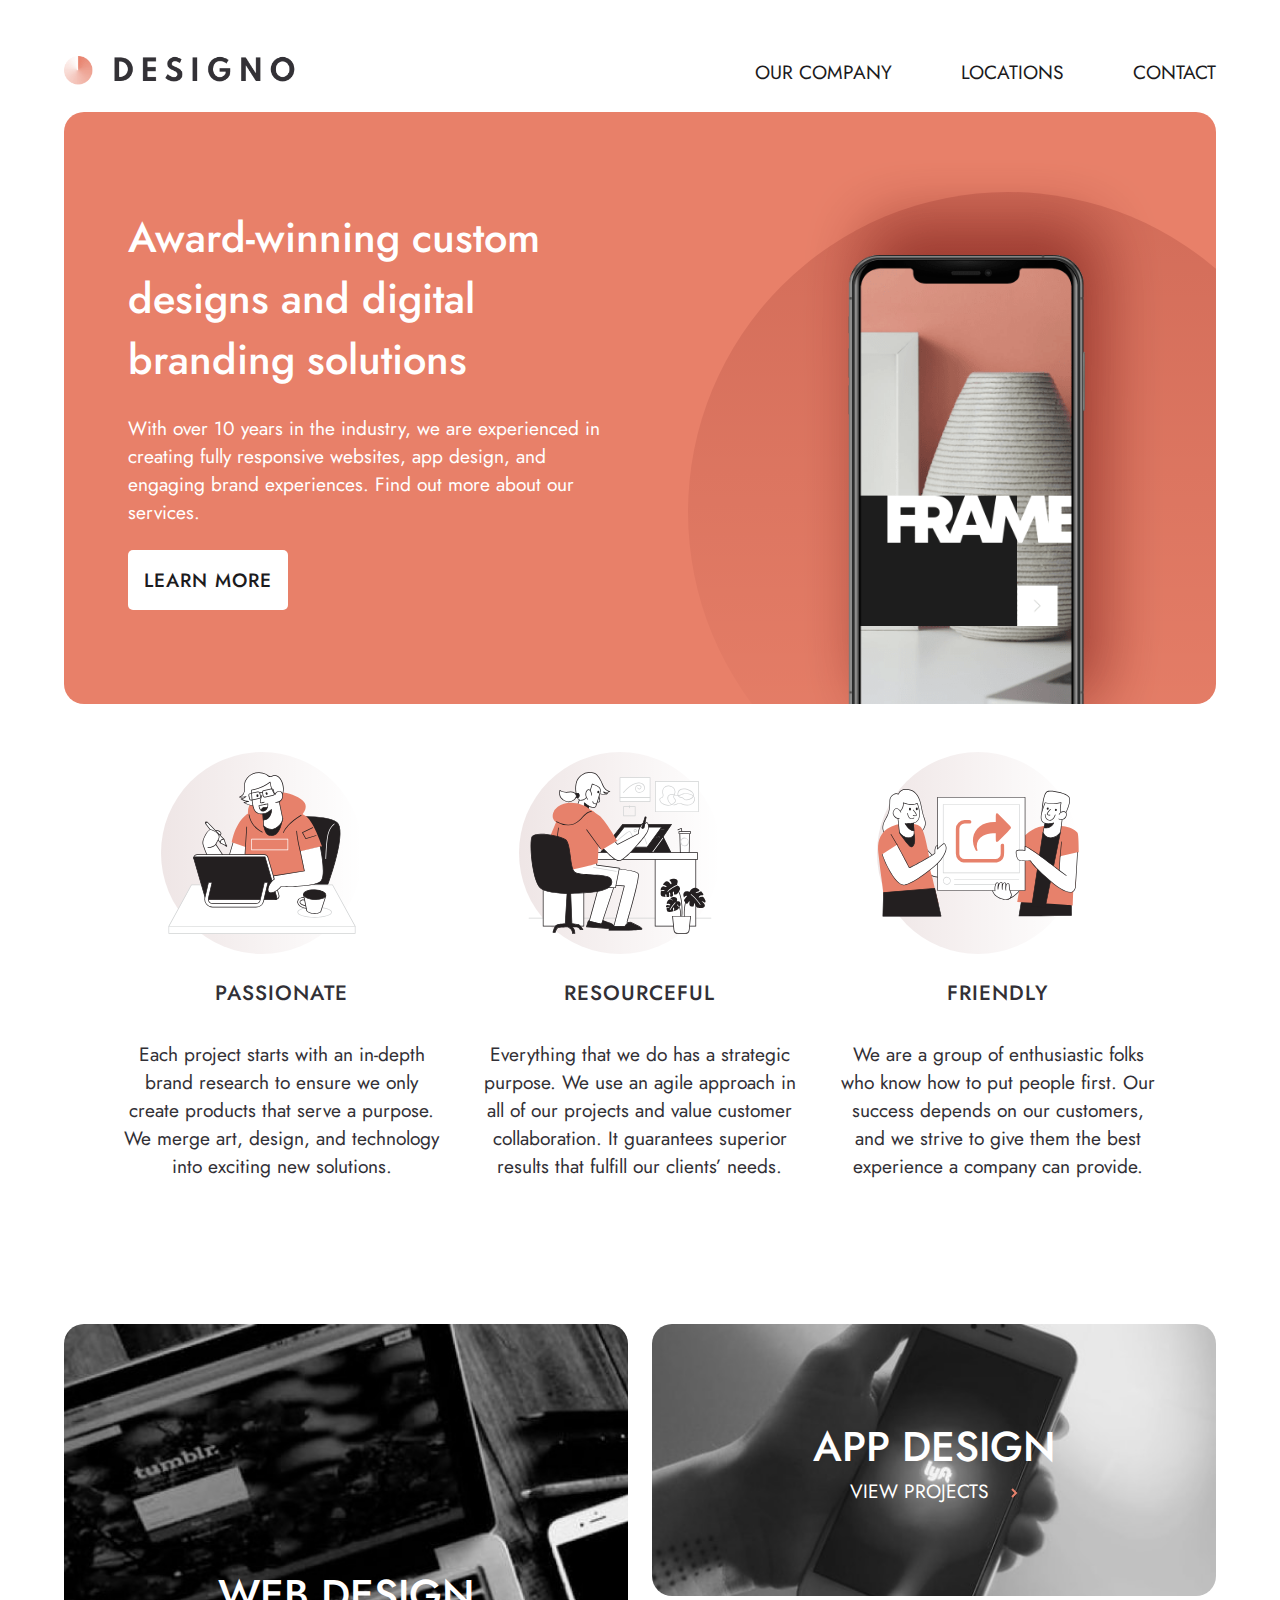
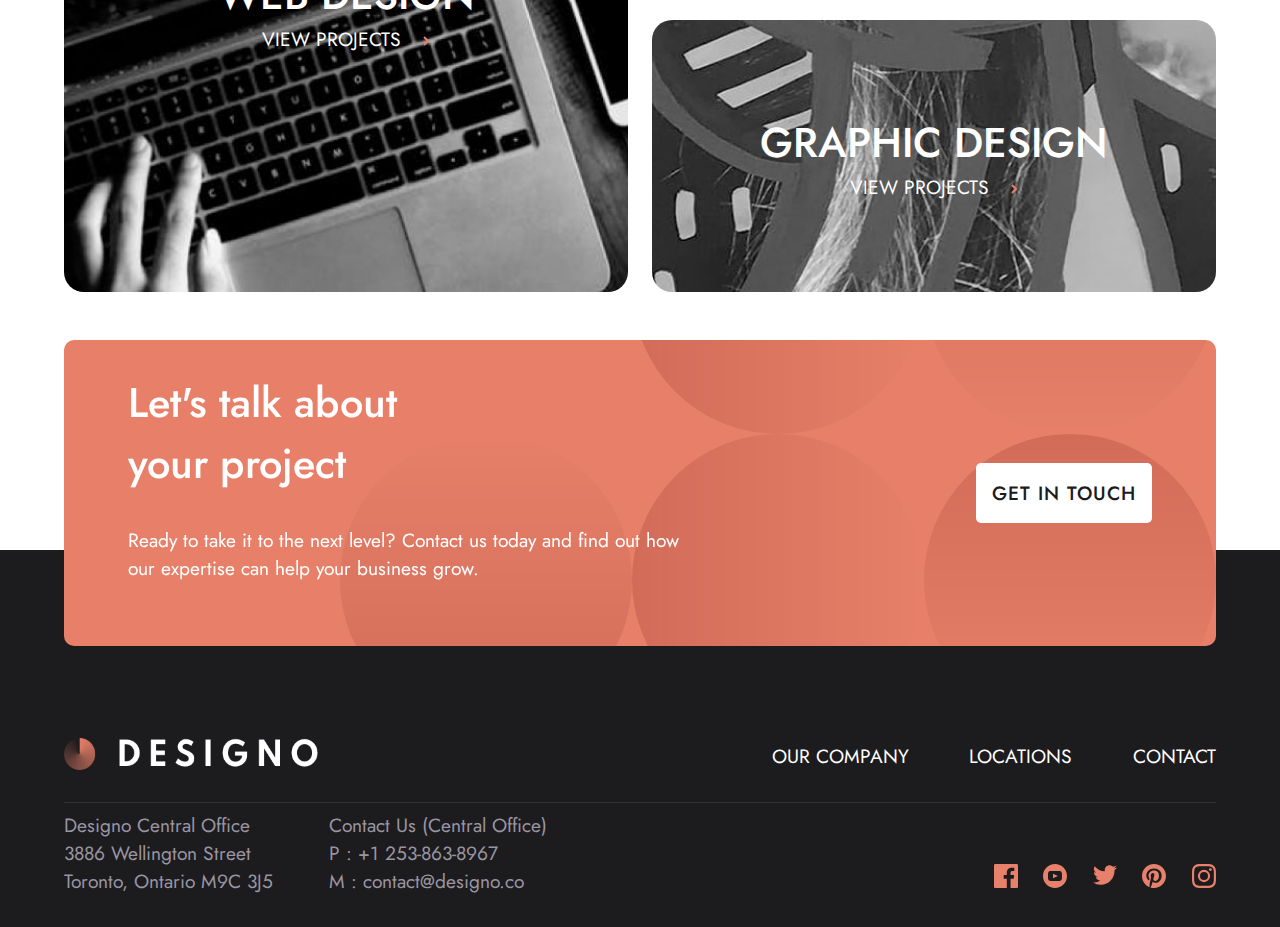
<file: index.html>
<!DOCTYPE html>
<html lang="en">
  <head>
    <meta charset="UTF-8" />
    <meta name="viewport" content="width=device-width, initial-scale=1.0" />

    <link
      rel="icon"
      type="image/png"
      sizes="32x32"
      href="./assets/favicon-32x32.png"
    />
    <link rel="stylesheet" href="style.css" />

    <title>Frontend Mentor | Designo Agency Website Challenge</title>
  </head>
  <body>
    <div class="container">
      <nav>
        <div class="nav-logo">
          <a href="index.html">
            <img src="assets/shared/desktop/logo-dark.png" alt="designo logo" />
          </a>
        </div>
        <div class="nav-toggler">
          <span class="nav-line"></span>
        </div>
        <ul class="nav-list">
          <li class="nav-list-item"><a href="about.html">Our company</a></li>
          <li class="nav-list-item"><a href="locations.html">Locations</a></li>
          <li class="nav-list-item"><a href="contact.html">Contact</a></li>
        </ul>
      </nav>
      <main>
        <div class="hero dark-peach">
          <div class="hero-body">
            <h1 class="hero-header">
              Award-winning custom designs and digital branding solutions
            </h1>
            <p class="hero-text">
              With over 10 years in the industry, we are experienced in creating
              fully responsive websites, app design, and engaging brand
              experiences. Find out more about our services.
            </p>
            <a class="btn btn--white" href="about.html">Learn more</a>
          </div>
          <div class="hero-image">
            <img src="assets/home/desktop/image-hero-phone.png" alt="" />
          </div>
        </div>
        <section class="skills">
          <div class="skills-box">
            <div class="skills-image">
              <img
                src="assets/home/desktop/illustration-passionate.svg"
                alt=""
              />
            </div>
            <div class="skills-body">
              <h2 class="skills-header">Passionate</h2>
              <p class="skills-text">
                Each project starts with an in-depth brand research to ensure we
                only create products that serve a purpose. We merge art, design,
                and technology into exciting new solutions.
              </p>
            </div>
          </div>
          <div class="skills-box">
            <div class="skills-image">
              <img
                src="assets/home/desktop/illustration-resourceful.svg"
                alt=""
              />
            </div>
            <div skills="skills-body">
              <h2 class="skills-header">Resourceful</h2>
              <p class="skills-text">
                Everything that we do has a strategic purpose. We use an agile
                approach in all of our projects and value customer
                collaboration. It guarantees superior results that fulfill our
                clients’ needs.
              </p>
            </div>
          </div>
          <div class="skills-box">
            <div class="skills-image">
              <img src="assets/home/desktop/illustration-friendly.svg" alt="" />
            </div>
            <div class="skills-body">
              <h2 class="skills-header">Friendly</h2>
              <p class="skills-text">
                We are a group of enthusiastic folks who know how to put people
                first. Our success depends on our customers, and we strive to
                give them the best experience a company can provide.
              </p>
            </div>
          </div>
        </section>
        <section class="linking-cards linking-cards-three">
          <div class="linking-card web">
            <h2 class="linking-card-header">Web design</h2>
            <a class="linking-card-link" href="web-design.html"
              >View projects
              <img src="assets/shared/desktop/icon-right-arrow.svg" alt=""
            /></a>
          </div>
          <div class="linking-card app">
            <h2 class="linking-card-header">App design</h2>
            <a class="linking-card-link" href="app-design.html"
              >View projects
              <span
                ><img
                  src="assets/shared/desktop/icon-right-arrow.svg"
                  alt="" /></span
            ></a>
          </div>
          <div class="linking-card design">
            <h2 class="linking-card-header">Graphic design</h2>
            <a class="linking-card-link" href="graphic-design.html"
              >View projects
              <span
                ><img
                  src="assets/shared/desktop/icon-right-arrow.svg"
                  alt="" /></span
            ></a>
          </div>
        </section>
      </main>
      <div class="cta dark-peach">
        <div class="cta-body">
          <h2 class="cta-header">
            Let's talk about<br />
            your project
          </h2>
          <p class="cta-text">
            Ready to take it to the next level? Contact us today and find out
            how our expertise can help your business grow.
          </p>
        </div>
        <a class="btn btn--white" href="contact.html">Get in touch</a>
      </div>
    </div>
    <footer>
      <div class="footer-container">
        <div class="footer-logo">
          <a href="index.html"
            ><img src="assets/shared/desktop/logo-light.png" alt=""
          /></a>
        </div>
        <ul class="footer-nav-list">
          <li class="footer-nav-list-item">
            <a href="about.html">Our company</a>
          </li>
          <li class="footer-nav-list-item">
            <a href="locations.html">Locations</a>
          </li>
          <li class="footer-nav-list-item">
            <a href="contact.html">Contact</a>
          </li>
        </ul>
        <span class="line"></span>
        <div class="footer-address">
          Designo Central Office<br />
          3886 Wellington Street<br />
          Toronto, Ontario M9C 3J5<br />
        </div>
        <div class="footer-contact">
          Contact Us (Central Office)<br />
          P : +1 253-863-8967<br />
          M : contact@designo.co<br />
        </div>
        <ul class="footer-social-list">
          <li class="footer-social-list-item">
            <a href="#" target="_blank">
              <span class="visually-hidden"
                >Visit our Facebook page(opens in a new tab)</span
              >
              <svg
                aria-hidden="true"
                focusable="false"
                width="24"
                height="24"
                xmlns="http://www.w3.org/2000/svg"
              >
                <path
                  d="M22.675 0H1.325C.593 0 0 .593 0 1.325v21.351C0 23.407.593 24 1.325 24H12.82v-9.294H9.692v-3.622h3.128V8.413c0-3.1 1.893-4.788 4.659-4.788 1.325 0 2.463.099 2.795.143v3.24l-1.918.001c-1.504 0-1.795.715-1.795 1.763v2.313h3.587l-.467 3.622h-3.12V24h6.116c.73 0 1.323-.593 1.323-1.325V1.325C24 .593 23.407 0 22.675 0z"
                  fill="#E7816B"
                  fill-rule="nonzero"
                />
              </svg>
            </a>
          </li>
          <li class="footer-social-list-item">
            <a href="#" target="_blank">
              <span class="visually-hidden"
                >Visit our YouTube page(opens in a new tab)</span
              >
              <svg
                aria-hidden="true"
                focusable="false"
                width="24"
                height="24"
                xmlns="http://www.w3.org/2000/svg"
              >
                <path
                  d="M12 0C5.373 0 0 5.373 0 12s5.373 12 12 12 12-5.373 12-12S18.627 0 12 0zm4.441 16.892c-2.102.144-6.784.144-8.883 0C5.282 16.736 5.017 15.622 5 12c.017-3.629.285-4.736 2.558-4.892 2.099-.144 6.782-.144 8.883 0C18.718 7.264 18.982 8.378 19 12c-.018 3.629-.285 4.736-2.559 4.892zM10 9.658l4.917 2.338L10 14.342V9.658z"
                  fill="#E7816B"
                  fill-rule="nonzero"
                />
              </svg>
            </a>
          </li>
          <li class="footer-social-list-item">
            <a href="#" target="_blank">
              <span class="visually-hidden"
                >Visit our Twitter page(opens in a new tab)</span
              >
              <svg
                aria-hidden="true"
                focusable="false"
                width="24"
                height="20"
                xmlns="http://www.w3.org/2000/svg"
              >
                <path
                  d="M24 2.557a9.83 9.83 0 01-2.828.775A4.932 4.932 0 0023.337.608a9.864 9.864 0 01-3.127 1.195A4.916 4.916 0 0016.616.248c-3.179 0-5.515 2.966-4.797 6.045A13.978 13.978 0 011.671 1.149a4.93 4.93 0 001.523 6.574 4.903 4.903 0 01-2.229-.616c-.054 2.281 1.581 4.415 3.949 4.89a4.935 4.935 0 01-2.224.084 4.928 4.928 0 004.6 3.419A9.9 9.9 0 010 17.54a13.94 13.94 0 007.548 2.212c9.142 0 14.307-7.721 13.995-14.646A10.025 10.025 0 0024 2.557z"
                  fill="#E7816B"
                  fill-rule="nonzero"
                />
              </svg>
            </a>
          </li>
          <li class="footer-social-list-item">
            <a href="#" target="_blank">
              <span class="visually-hidden"
                >Visit our Pintrest page(opens in a new tab)</span
              >
              <svg
                aria-hidden="true"
                focusable="false"
                width="24"
                height="24"
                xmlns="http://www.w3.org/2000/svg"
              >
                <path
                  d="M12 0C5.373 0 0 5.372 0 12c0 5.084 3.163 9.426 7.627 11.174-.105-.949-.2-2.405.042-3.441.218-.937 1.407-5.965 1.407-5.965s-.359-.719-.359-1.782c0-1.668.967-2.914 2.171-2.914 1.023 0 1.518.769 1.518 1.69 0 1.029-.655 2.568-.994 3.995-.283 1.194.599 2.169 1.777 2.169 2.133 0 3.772-2.249 3.772-5.495 0-2.873-2.064-4.882-5.012-4.882-3.414 0-5.418 2.561-5.418 5.207 0 1.031.397 2.138.893 2.738a.36.36 0 01.083.345l-.333 1.36c-.053.22-.174.267-.402.161-1.499-.698-2.436-2.889-2.436-4.649 0-3.785 2.75-7.262 7.929-7.262 4.163 0 7.398 2.967 7.398 6.931 0 4.136-2.607 7.464-6.227 7.464-1.216 0-2.359-.631-2.75-1.378l-.748 2.853c-.271 1.043-1.002 2.35-1.492 3.146C9.57 23.812 10.763 24 12 24c6.627 0 12-5.373 12-12 0-6.628-5.373-12-12-12z"
                  fill="#E7816B"
                  fill-rule="nonzero"
                />
              </svg>
            </a>
          </li>
          <li class="footer-social-list-item">
            <a href="#" target="_blank">
              <span class="visually-hidden"
                >Visit our Instagram page(opens in a new tab)</span
              >
              <svg
                aria-hidden="true"
                focusable="false"
                width="24"
                height="24"
                xmlns="http://www.w3.org/2000/svg"
              >
                <path
                  d="M12 2.163c3.204 0 3.584.012 4.85.07 3.252.148 4.771 1.691 4.919 4.919.058 1.265.069 1.645.069 4.849 0 3.205-.012 3.584-.069 4.849-.149 3.225-1.664 4.771-4.919 4.919-1.266.058-1.644.07-4.85.07-3.204 0-3.584-.012-4.849-.07-3.26-.149-4.771-1.699-4.919-4.92-.058-1.265-.07-1.644-.07-4.849 0-3.204.013-3.583.07-4.849.149-3.227 1.664-4.771 4.919-4.919 1.266-.057 1.645-.069 4.849-.069zM12 0C8.741 0 8.333.014 7.053.072 2.695.272.273 2.69.073 7.052.014 8.333 0 8.741 0 12c0 3.259.014 3.668.072 4.948.2 4.358 2.618 6.78 6.98 6.98C8.333 23.986 8.741 24 12 24c3.259 0 3.668-.014 4.948-.072 4.354-.2 6.782-2.618 6.979-6.98.059-1.28.073-1.689.073-4.948 0-3.259-.014-3.667-.072-4.947-.196-4.354-2.617-6.78-6.979-6.98C15.668.014 15.259 0 12 0zm0 5.838a6.162 6.162 0 100 12.324 6.162 6.162 0 000-12.324zM12 16a4 4 0 110-8 4 4 0 010 8zm6.406-11.845a1.44 1.44 0 100 2.881 1.44 1.44 0 000-2.881z"
                  fill="#E7816B"
                  fill-rule="nonzero"
                />
              </svg>
            </a>
          </li>
        </ul>
      </div>
    </footer>
    <script src="script.js"></script>
  </body>
</html>
</file>
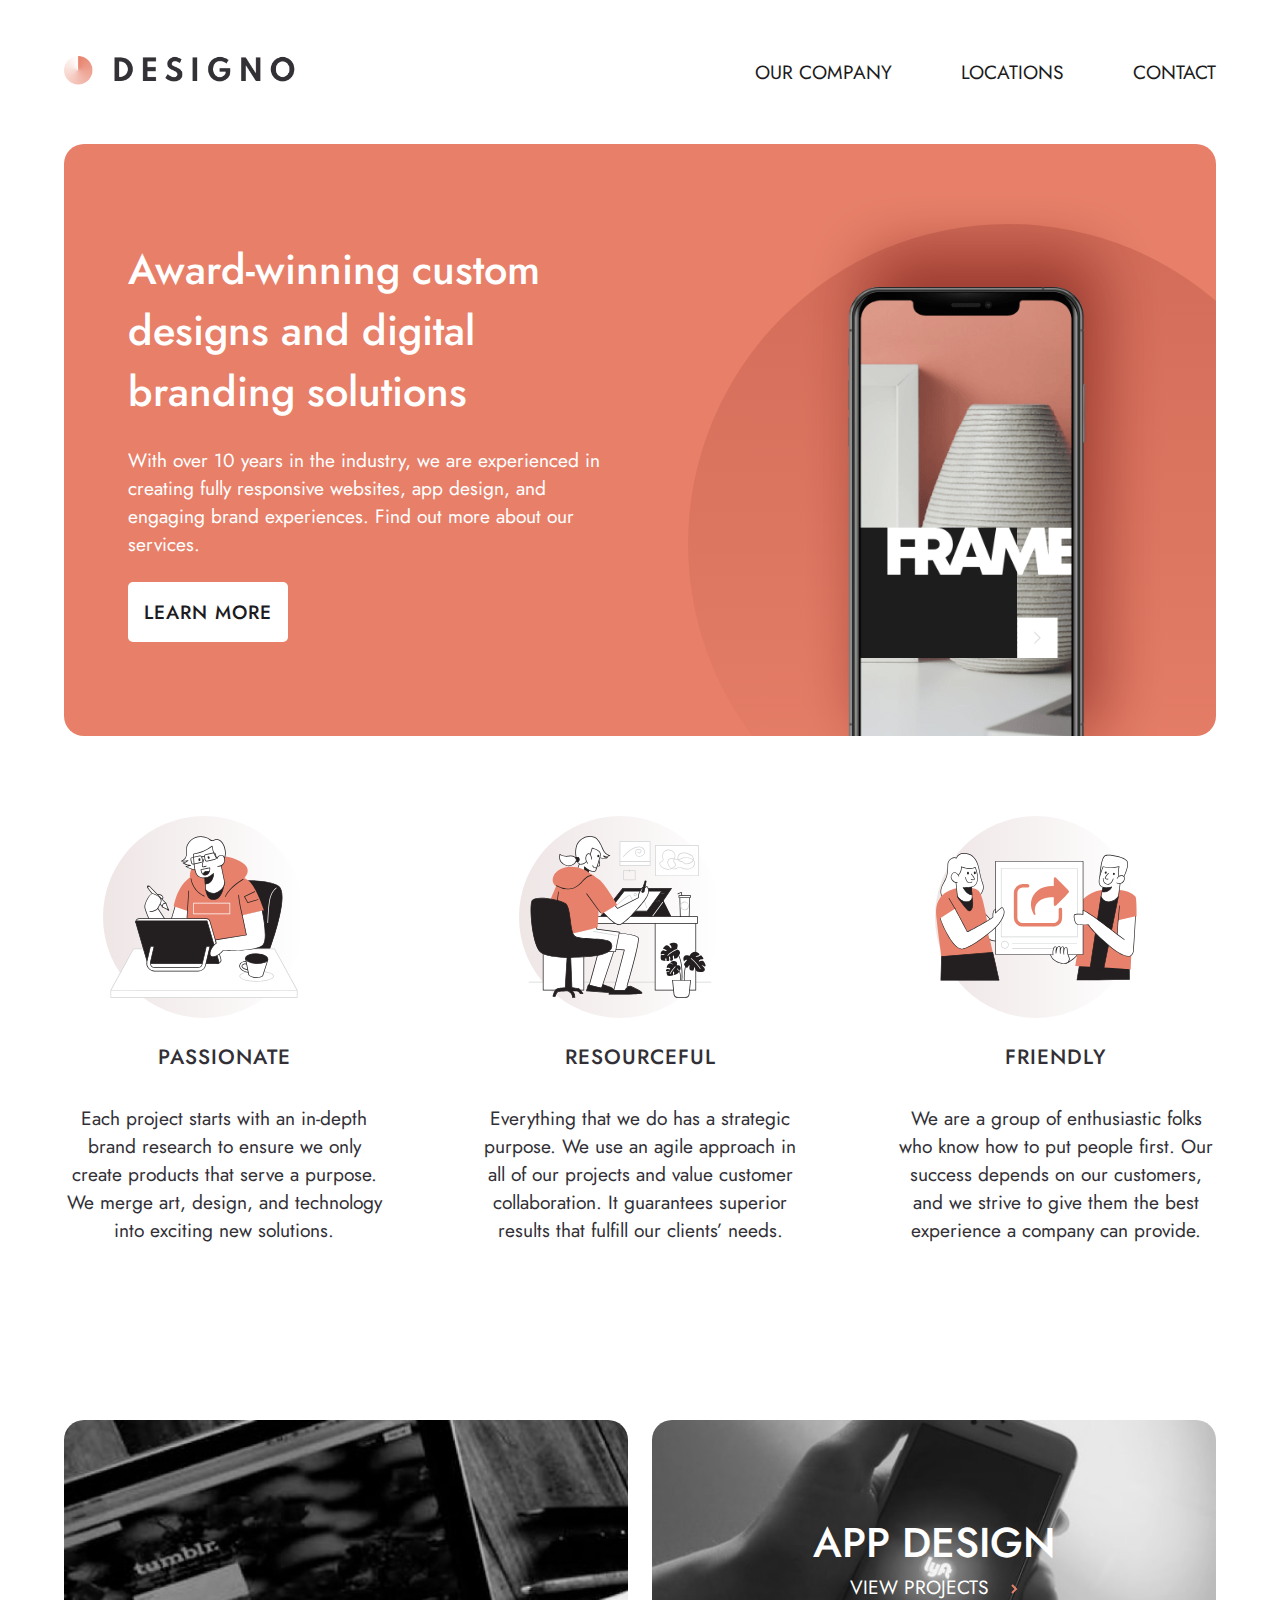
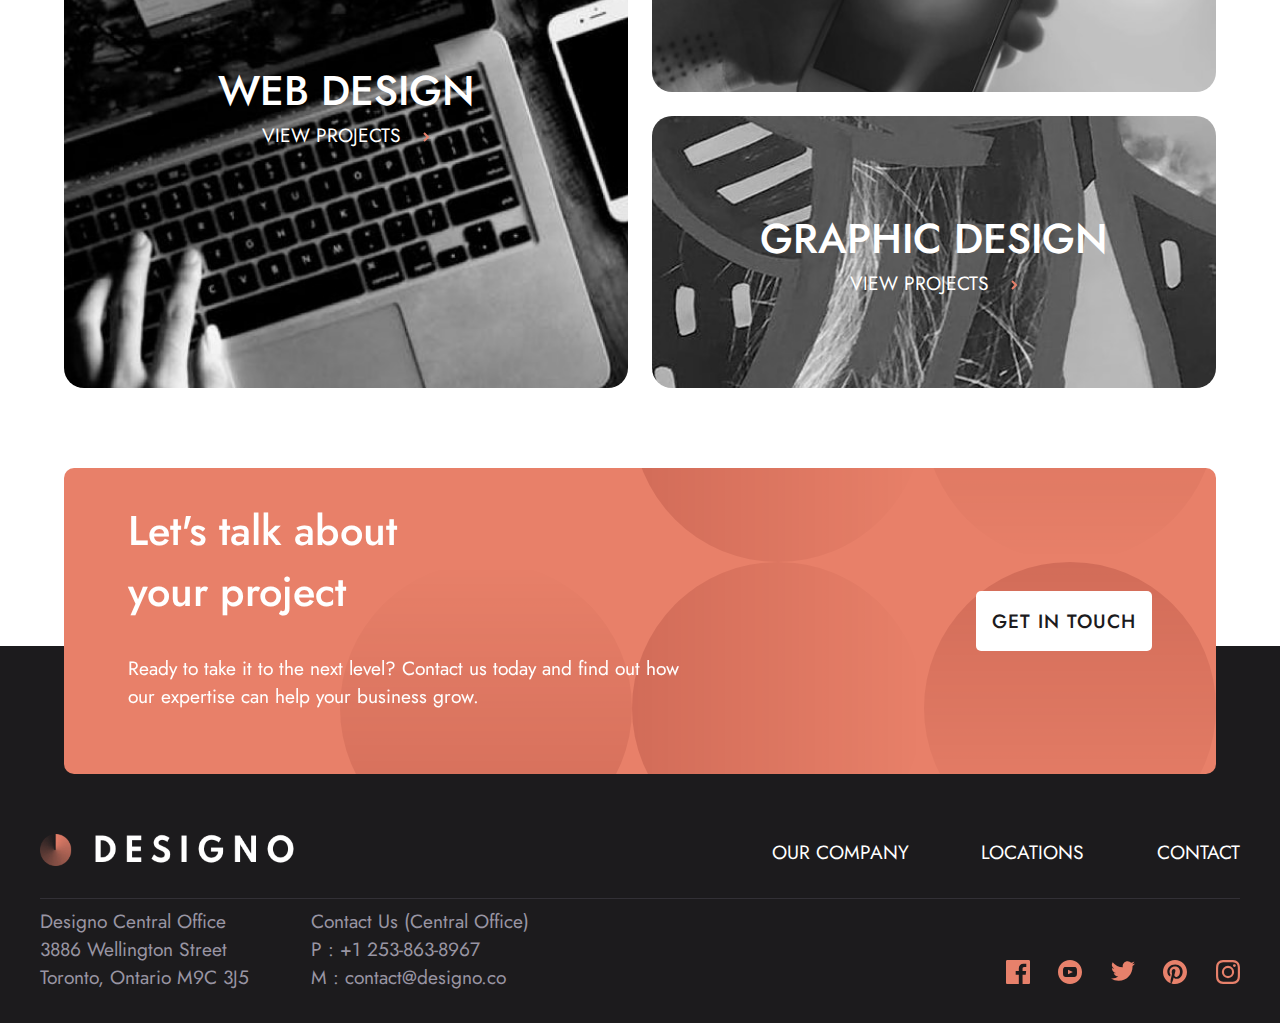
<file: starter-code/index.html>
<!DOCTYPE html>
<html lang="en">
  <head>
    <meta charset="UTF-8" />
    <meta name="viewport" content="width=device-width, initial-scale=1.0" />

    <link
      rel="icon"
      type="image/png"
      sizes="32x32"
      href="./assets/favicon-32x32.png"
    />
    <link rel="stylesheet" href="style.css" />

    <title>Frontend Mentor | Designo Agency Website Challenge</title>
  </head>
  <body>
    <nav class="container">
      <div class="nav-logo">
        <a href="index.html">
        <img src="assets/shared/desktop/logo-dark.png" alt="designo logo">
        </a>
      </div>
      <div class="nav-toggler">
        <span class="nav-line"></span>
      </div>
      <ul class="nav-list">
       <li class="nav-list-item"><a href="about.html">Our company</a></li>
       <li class="nav-list-item"><a href="locations.html">Locations</a></li>
       <li class="nav-list-item"><a href="contact.html">Contact</a></li>
      </ul>
    </nav>

    <main>
      <div class="hero dark-peach container">
        <div class="hero-body">
          <h1 class="hero-header">
            Award-winning custom designs and digital branding solutions
          </h1>
          <p class="hero-text">
            With over 10 years in the industry, we are experienced in creating
            fully responsive websites, app design, and engaging brand experiences.
            Find out more about our services.
          </p>
          <a class="btn btn--white" href="about.html">Learn more</a>
        </div>
        <div class="hero-image">
          <img src="assets/home/desktop/image-hero-phone.png" alt="">
        </div>
      </div>

   
      <section class="skills">
          <div class="skills-box">
       <div class="skills-image">
         <img src="assets/home/desktop/illustration-passionate.svg" alt="">
       </div>
        <div class="skills-body">
          <h2 class="skills-header">Passionate</h2>
          <p class="skills-text">
            Each project starts with an in-depth brand research to ensure we only
            create products that serve a purpose. We merge art, design, and
            technology into exciting new solutions.
          </p>
        </div>
      </div>
        <div class="skills-box">
           <div class="skills-image">
         <img src="assets/home/desktop/illustration-resourceful.svg" alt="">
       </div>
          <div skills="skills-body">
            <h2 class="skills-header">Resourceful</h2>
            <p class="skills-text">
              Everything that we do has a strategic purpose. We use an agile
              approach in all of our projects and value customer collaboration. It
              guarantees superior results that fulfill our clients’ needs.
            </p>
          </div>
        </div>
        <div class="skills-box">
          <div class="skills-image">
         <img src="assets/home/desktop/illustration-friendly.svg" alt="">
       </div>
          <div class="skills-body">
            <h2 class="skills-header">Friendly</h2>
            <p class="skills-text">
              We are a group of enthusiastic folks who know how to put people
              first. Our success depends on our customers, and we strive to give
              them the best experience a company can provide.
              </p>
          </div>
        </div>
      </section>
         <section class="linking-cards linking-cards-three container">
    
            <div class="linking-card web">
              <h2 class="linking-card-header">Web design</h2>
              <a class="linking-card-link" href="web-design.html">View projects <img src="assets/shared/desktop/icon-right-arrow.svg" alt=""></a>
            </div>
            <div class="linking-card app">
              <h2 class="linking-card-header">App design</h2>
              <a class="linking-card-link" href="app-design.html">View projects <span><img src="assets/shared/desktop/icon-right-arrow.svg" alt=""></span></a>
            </div>
            <div class="linking-card design">
              <h2 class="linking-card-header">Graphic design</h2>
              <a class="linking-card-link" href="graphic-design.html">View projects <span><img src="assets/shared/desktop/icon-right-arrow.svg" alt=""></span></a>
            </div>
        
      </section>
    </main>

    <div class="cta dark-peach container">
      <div class="cta-body">
        <h2 class="cta-header">Let's talk about<br> your project</h2>
        <p class="cta-text">
          Ready to take it to the next level? Contact us today and find out how
          our expertise can help your business grow.
        </p>
      </div>
      <a class="btn btn--white" href="contact.html">Get in touch</a>
    </div>
    <footer>
      <div class="footer-container">
        <div class="footer-logo">
          <a href="index.html"><img src="assets/shared/desktop/logo-light.png" alt="" /></a>
        </div>
        <ul class="footer-nav-list">
          <li class="footer-nav-list-item"><a href="about.html">Our company</a></li>
          <li class="footer-nav-list-item"><a href="locations.html">Locations</a></li>
          <li class="footer-nav-list-item"><a href="contact.html">Contact</a></li>
        </ul>
        <span class="line"></span>
        <div class="footer-address">
          Designo Central Office<br />
          3886 Wellington Street<br />
          Toronto, Ontario M9C 3J5<br />
        </div>
        <div class="footer-contact">
          Contact Us (Central Office)<br />
          P : +1 253-863-8967<br />
          M : contact@designo.co<br />
        </div>
        <ul class="footer-social-list">
          <li class="footer-social-list-item">
            <a href="#" target="_blank">
              <span class="visually-hidden"
                >Visit our Facebook page(opens in a new tab)</span
              >
              <svg
                aria-hidden="true"
                focusable="false"
                width="24"
                height="24"
                xmlns="http://www.w3.org/2000/svg"
              >
                <path
                  d="M22.675 0H1.325C.593 0 0 .593 0 1.325v21.351C0 23.407.593 24 1.325 24H12.82v-9.294H9.692v-3.622h3.128V8.413c0-3.1 1.893-4.788 4.659-4.788 1.325 0 2.463.099 2.795.143v3.24l-1.918.001c-1.504 0-1.795.715-1.795 1.763v2.313h3.587l-.467 3.622h-3.12V24h6.116c.73 0 1.323-.593 1.323-1.325V1.325C24 .593 23.407 0 22.675 0z"
                  fill="#E7816B"
                  fill-rule="nonzero"
                />
              </svg>
            </a>
          </li>
          <li class="footer-social-list-item">
            <a href="#" target="_blank">
              <span class="visually-hidden"
                >Visit our YouTube page(opens in a new tab)</span
              >
              <svg
                aria-hidden="true"
                focusable="false"
                width="24"
                height="24"
                xmlns="http://www.w3.org/2000/svg"
              >
                <path
                  d="M12 0C5.373 0 0 5.373 0 12s5.373 12 12 12 12-5.373 12-12S18.627 0 12 0zm4.441 16.892c-2.102.144-6.784.144-8.883 0C5.282 16.736 5.017 15.622 5 12c.017-3.629.285-4.736 2.558-4.892 2.099-.144 6.782-.144 8.883 0C18.718 7.264 18.982 8.378 19 12c-.018 3.629-.285 4.736-2.559 4.892zM10 9.658l4.917 2.338L10 14.342V9.658z"
                  fill="#E7816B"
                  fill-rule="nonzero"
                />
              </svg>
            </a>
          </li>
          <li class="footer-social-list-item">
            <a href="#" target="_blank">
              <span class="visually-hidden"
                >Visit our Twitter page(opens in a new tab)</span
              >
              <svg
                aria-hidden="true"
                focusable="false"
                width="24"
                height="20"
                xmlns="http://www.w3.org/2000/svg"
              >
                <path
                  d="M24 2.557a9.83 9.83 0 01-2.828.775A4.932 4.932 0 0023.337.608a9.864 9.864 0 01-3.127 1.195A4.916 4.916 0 0016.616.248c-3.179 0-5.515 2.966-4.797 6.045A13.978 13.978 0 011.671 1.149a4.93 4.93 0 001.523 6.574 4.903 4.903 0 01-2.229-.616c-.054 2.281 1.581 4.415 3.949 4.89a4.935 4.935 0 01-2.224.084 4.928 4.928 0 004.6 3.419A9.9 9.9 0 010 17.54a13.94 13.94 0 007.548 2.212c9.142 0 14.307-7.721 13.995-14.646A10.025 10.025 0 0024 2.557z"
                  fill="#E7816B"
                  fill-rule="nonzero"
                />
              </svg>
            </a>
          </li>
          <li class="footer-social-list-item">
            <a href="#" target="_blank">
              <span class="visually-hidden"
                >Visit our Pintrest page(opens in a new tab)</span
              >
              <svg
                aria-hidden="true"
                focusable="false"
                width="24"
                height="24"
                xmlns="http://www.w3.org/2000/svg"
              >
                <path
                  d="M12 0C5.373 0 0 5.372 0 12c0 5.084 3.163 9.426 7.627 11.174-.105-.949-.2-2.405.042-3.441.218-.937 1.407-5.965 1.407-5.965s-.359-.719-.359-1.782c0-1.668.967-2.914 2.171-2.914 1.023 0 1.518.769 1.518 1.69 0 1.029-.655 2.568-.994 3.995-.283 1.194.599 2.169 1.777 2.169 2.133 0 3.772-2.249 3.772-5.495 0-2.873-2.064-4.882-5.012-4.882-3.414 0-5.418 2.561-5.418 5.207 0 1.031.397 2.138.893 2.738a.36.36 0 01.083.345l-.333 1.36c-.053.22-.174.267-.402.161-1.499-.698-2.436-2.889-2.436-4.649 0-3.785 2.75-7.262 7.929-7.262 4.163 0 7.398 2.967 7.398 6.931 0 4.136-2.607 7.464-6.227 7.464-1.216 0-2.359-.631-2.75-1.378l-.748 2.853c-.271 1.043-1.002 2.35-1.492 3.146C9.57 23.812 10.763 24 12 24c6.627 0 12-5.373 12-12 0-6.628-5.373-12-12-12z"
                  fill="#E7816B"
                  fill-rule="nonzero"
                />
              </svg>
            </a>
          </li>
          <li class="footer-social-list-item">
            <a href="#" target="_blank">
              <span class="visually-hidden"
                >Visit our Instagram page(opens in a new tab)</span
              >
              <svg
                aria-hidden="true"
                focusable="false"
                width="24"
                height="24"
                xmlns="http://www.w3.org/2000/svg"
              >
                <path
                  d="M12 2.163c3.204 0 3.584.012 4.85.07 3.252.148 4.771 1.691 4.919 4.919.058 1.265.069 1.645.069 4.849 0 3.205-.012 3.584-.069 4.849-.149 3.225-1.664 4.771-4.919 4.919-1.266.058-1.644.07-4.85.07-3.204 0-3.584-.012-4.849-.07-3.26-.149-4.771-1.699-4.919-4.92-.058-1.265-.07-1.644-.07-4.849 0-3.204.013-3.583.07-4.849.149-3.227 1.664-4.771 4.919-4.919 1.266-.057 1.645-.069 4.849-.069zM12 0C8.741 0 8.333.014 7.053.072 2.695.272.273 2.69.073 7.052.014 8.333 0 8.741 0 12c0 3.259.014 3.668.072 4.948.2 4.358 2.618 6.78 6.98 6.98C8.333 23.986 8.741 24 12 24c3.259 0 3.668-.014 4.948-.072 4.354-.2 6.782-2.618 6.979-6.98.059-1.28.073-1.689.073-4.948 0-3.259-.014-3.667-.072-4.947-.196-4.354-2.617-6.78-6.979-6.98C15.668.014 15.259 0 12 0zm0 5.838a6.162 6.162 0 100 12.324 6.162 6.162 0 000-12.324zM12 16a4 4 0 110-8 4 4 0 010 8zm6.406-11.845a1.44 1.44 0 100 2.881 1.44 1.44 0 000-2.881z"
                  fill="#E7816B"
                  fill-rule="nonzero"
                />
              </svg>
            </a>
          </li>
        </ul>
      </div>
    </footer>
    <script src="script.js"></script>
  </body>
</html>
</file>
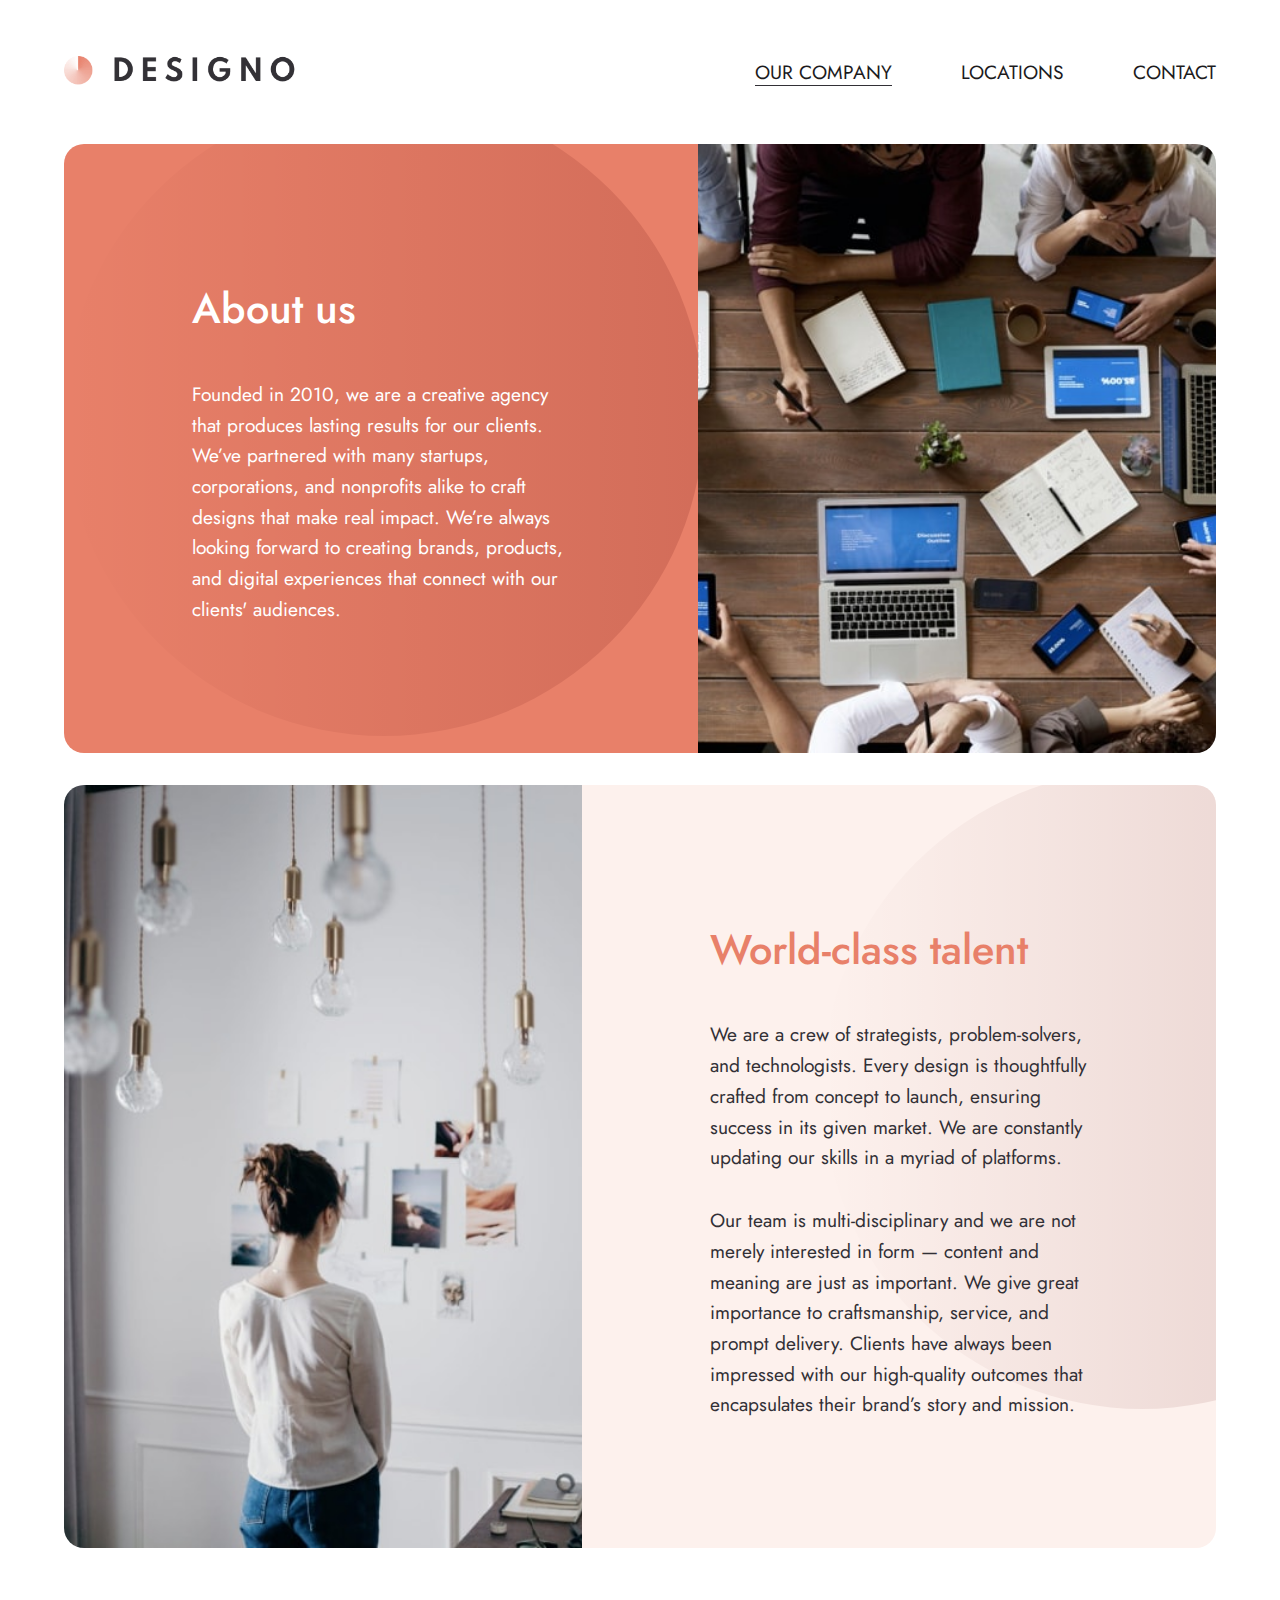
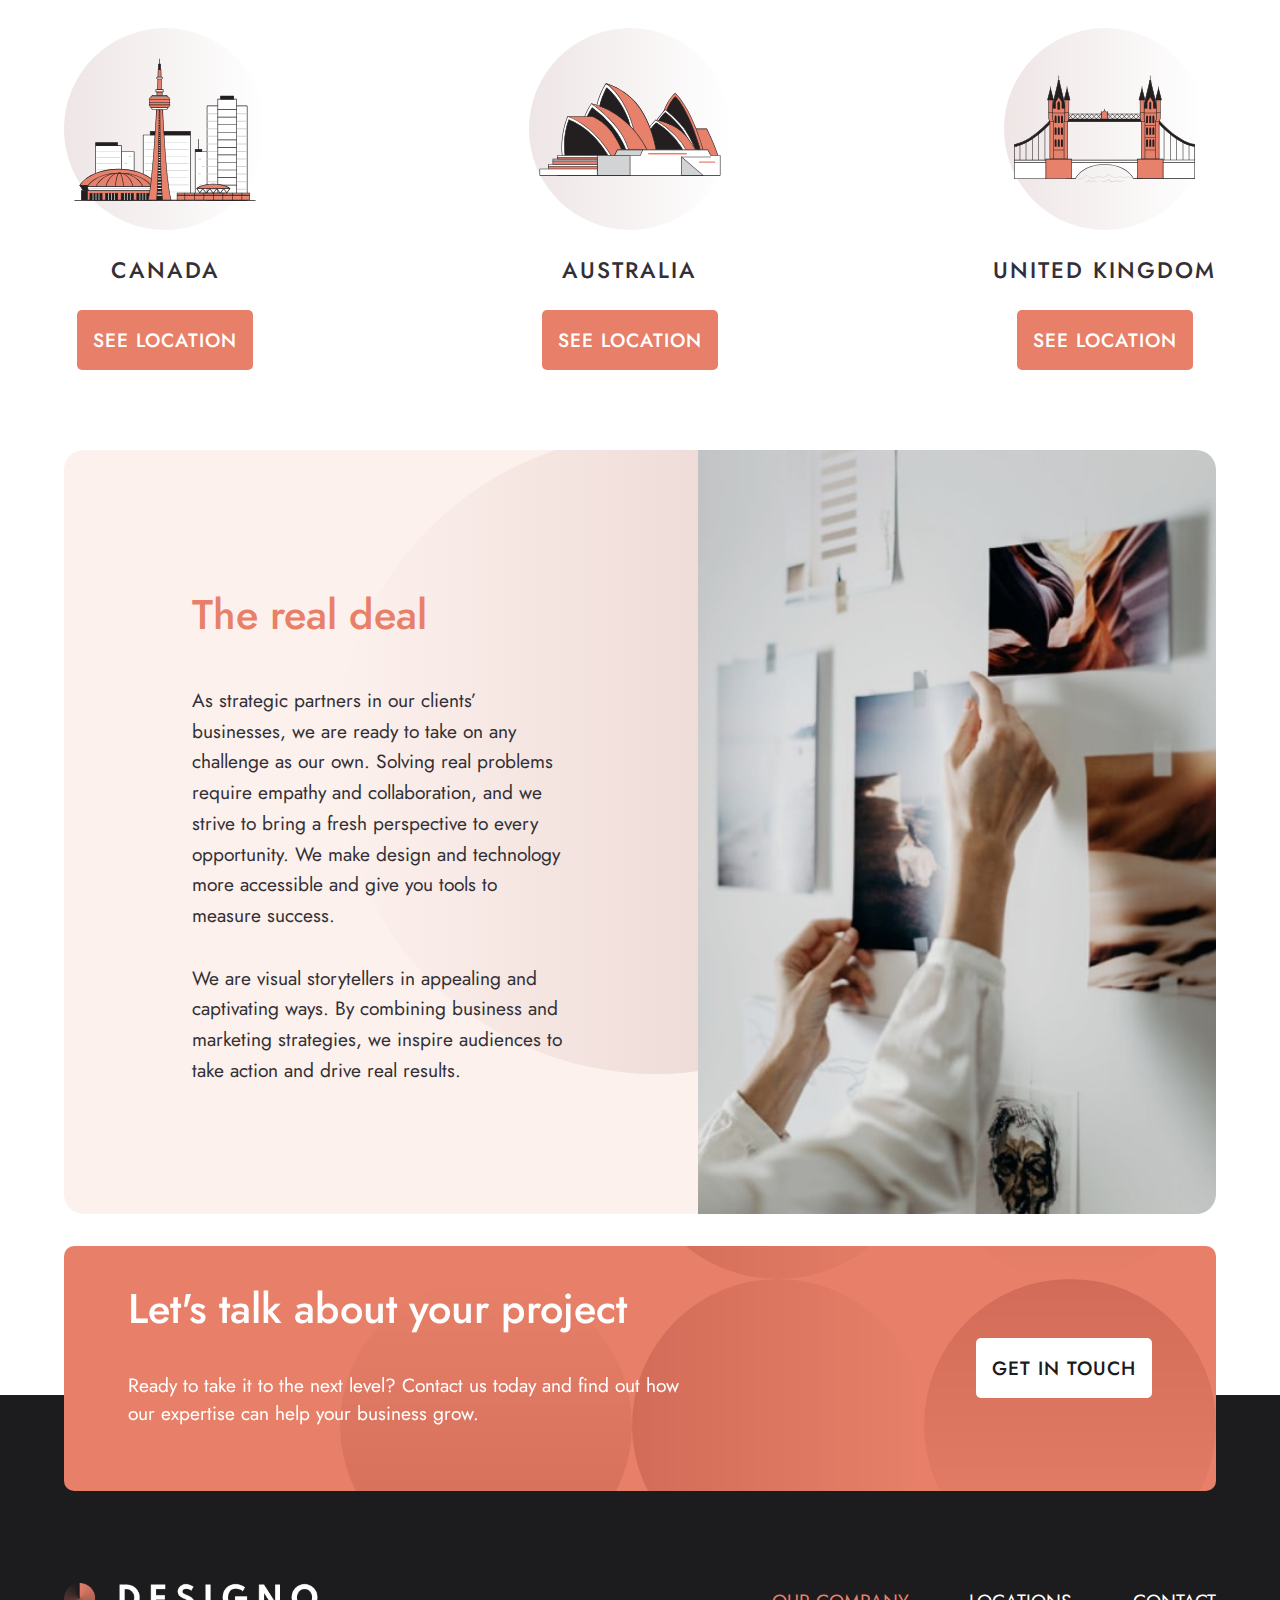
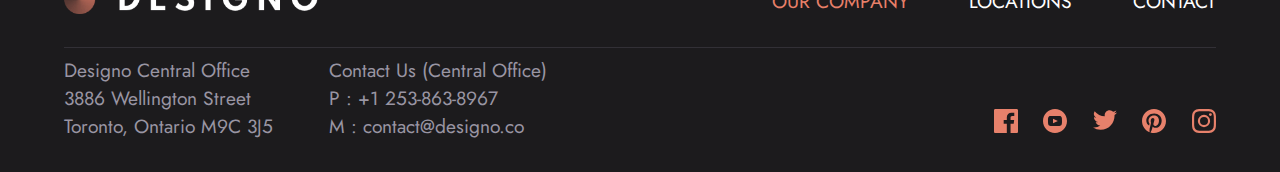
<file: about.html>
<!DOCTYPE html>
<html lang="en">
  <head>
    <meta charset="UTF-8" />
    <meta name="viewport" content="width=device-width, initial-scale=1.0" />

    <link
      rel="icon"
      type="image/png"
      sizes="32x32"
      href="./assets/favicon-32x32.png"
    />
    <link rel="stylesheet" href="style.css" />
    <title>Frontend Mentor | Designo Agency Website Challenge</title>
  </head>
  <body>
    <div class="container">
      <nav>
        <div class="nav-logo">
          <a href="index.html">
            <img src="assets/shared/desktop/logo-dark.png" alt="designo logo" />
          </a>
        </div>
        <div class="nav-toggler">
          <span class="nav-line"></span>
        </div>
        <ul class="nav-list">
          <li class="nav-list-item active">
            <a href="about.html">Our company</a>
          </li>
          <li class="nav-list-item"><a href="locations.html">Locations</a></li>
          <li class="nav-list-item"><a href="contact.html">Contact</a></li>
        </ul>
      </nav>
      <main>
        <div class="about about-card">
          <div class="about-card-image">
            <picture>
              <source
                srcset="assets/about/desktop/image-about-hero.jpg"
                media="(min-width: 1100px)"
              />
              <source
                srcset="assets/about/tablet/image-about-hero.jpg"
                media="(min-width: 700px)"
              />
              <img src="assets/about/mobile/image-about-hero.jpg" />
            </picture>
          </div>
          <div class="about-card-body top">
            <h2 class="about-card-header">About us</h2>
            <p class="about-card-text">
              Founded in 2010, we are a creative agency that produces lasting
              results for our clients. We’ve partnered with many startups,
              corporations, and nonprofits alike to craft designs that make real
              impact. We’re always looking forward to creating brands, products,
              and digital experiences that connect with our clients' audiences.
            </p>
          </div>
        </div>
        <div class="talent about-card">
          <div class="about-card-image">
            <picture>
              <source
                srcset="assets/about/desktop/image-world-class-talent.jpg"
                media="(min-width: 1100px)"
              />
              <source
                srcset="assets/about/tablet/image-world-class-talent.jpg"
                media="(min-width: 700px)"
              />
              <img src="assets/about/mobile/image-world-class-talent.jpg" />
            </picture>
          </div>
          <div class="about-card-body middle light-peach">
            <h2 class="about-card-header">World-class talent</h2>
            <p class="about-card-text">
              We are a crew of strategists, problem-solvers, and technologists.
              Every design is thoughtfully crafted from concept to launch,
              ensuring success in its given market. We are constantly updating
              our skills in a myriad of platforms.
            </p>
            <p class="about-card-text">
              Our team is multi-disciplinary and we are not merely interested in
              form — content and meaning are just as important. We give great
              importance to craftsmanship, service, and prompt delivery. Clients
              have always been impressed with our high-quality outcomes that
              encapsulates their brand’s story and mission.
            </p>
          </div>
        </div>
        <div class="location-links">
          <div class="location-box">
            <div class="location-box-image">
              <img src="assets/shared/desktop/illustration-canada.svg" alt="" />
            </div>
            <h3 class="location-box-title">Canada</h3>
            <a class="btn btn--peach" href="locations.html">See location</a>
          </div>
          <div class="location-box">
            <div class="location-box-image">
              <img
                src="assets/shared/desktop/illustration-australia.svg"
                alt=""
              />
            </div>
            <h3 class="location-box-title">Australia</h3>
            <a class="btn btn--peach" href="/locations.html#au">See location</a>
          </div>
          <div class="location-box">
            <div class="location-box-image">
              <img
                src="assets/shared/desktop/illustration-united-kingdom.svg"
                alt=""
              />
            </div>
            <h3 class="location-box-title">United Kingdom</h3>
            <a class="btn btn--peach" href="/locations.html#uk">See location</a>
          </div>
        </div>
        <div class="real-deal about-card">
          <div class="about-card-image">
            <picture>
              <source
                srcset="assets/about/desktop/image-real-deal.jpg"
                media="(min-width: 1100px)"
              />
              <source
                srcset="assets/about/tablet/image-real-deal.jpg"
                media="(min-width: 700px)"
              />

              <img src="assets/about/mobile/image-real-deal.jpg" />
            </picture>
          </div>
          <div class="about-card-body bottom light-peach">
            <h2 class="about-card-header">The real deal</h2>
            <p class="about-card-text">
              As strategic partners in our clients’ businesses, we are ready to
              take on any challenge as our own. Solving real problems require
              empathy and collaboration, and we strive to bring a fresh
              perspective to every opportunity. We make design and technology
              more accessible and give you tools to measure success.
            </p>
            <p class="about-card-text">
              We are visual storytellers in appealing and captivating ways. By
              combining business and marketing strategies, we inspire audiences
              to take action and drive real results.
            </p>
          </div>
        </div>
      </main>
      <div class="cta dark-peach">
        <div class="cta-body">
          <h2 class="cta-header">Let's talk about your project</h2>
          <p class="cta-text">
            Ready to take it to the next level? Contact us today and find out
            how our expertise can help your business grow.
          </p>
        </div>
        <a class="btn btn--white" href="contact.html">Get in touch</a>
      </div>
    </div>
    <footer>
      <div class="footer-container">
        <div class="footer-logo">
          <a href="index.html"
            ><img src="assets/shared/desktop/logo-light.png" alt=""
          /></a>
        </div>
        <ul class="footer-nav-list">
          <li class="footer-nav-list-item active">
            <a href="about.html">Our company</a>
          </li>
          <li class="footer-nav-list-item">
            <a href="locations.html">Locations</a>
          </li>
          <li class="footer-nav-list-item">
            <a href="contact.html">Contact</a>
          </li>
        </ul>
        <span class="line"></span>
        <div class="footer-address">
          Designo Central Office<br />
          3886 Wellington Street<br />
          Toronto, Ontario M9C 3J5<br />
        </div>
        <div class="footer-contact">
          Contact Us (Central Office)<br />
          P : +1 253-863-8967<br />
          M : contact@designo.co<br />
        </div>
        <ul class="footer-social-list">
          <li class="footer-social-list-item">
            <a href="#" target="_blank">
              <span class="visually-hidden"
                >Visit our Facebook page(opens in a new tab)</span
              >
              <svg
                aria-hidden="true"
                focusable="false"
                width="24"
                height="24"
                xmlns="http://www.w3.org/2000/svg"
              >
                <path
                  d="M22.675 0H1.325C.593 0 0 .593 0 1.325v21.351C0 23.407.593 24 1.325 24H12.82v-9.294H9.692v-3.622h3.128V8.413c0-3.1 1.893-4.788 4.659-4.788 1.325 0 2.463.099 2.795.143v3.24l-1.918.001c-1.504 0-1.795.715-1.795 1.763v2.313h3.587l-.467 3.622h-3.12V24h6.116c.73 0 1.323-.593 1.323-1.325V1.325C24 .593 23.407 0 22.675 0z"
                  fill="#E7816B"
                  fill-rule="nonzero"
                />
              </svg>
            </a>
          </li>
          <li class="footer-social-list-item">
            <a href="#" target="_blank">
              <span class="visually-hidden"
                >Visit our YouTube page(opens in a new tab)</span
              >
              <svg
                aria-hidden="true"
                focusable="false"
                width="24"
                height="24"
                xmlns="http://www.w3.org/2000/svg"
              >
                <path
                  d="M12 0C5.373 0 0 5.373 0 12s5.373 12 12 12 12-5.373 12-12S18.627 0 12 0zm4.441 16.892c-2.102.144-6.784.144-8.883 0C5.282 16.736 5.017 15.622 5 12c.017-3.629.285-4.736 2.558-4.892 2.099-.144 6.782-.144 8.883 0C18.718 7.264 18.982 8.378 19 12c-.018 3.629-.285 4.736-2.559 4.892zM10 9.658l4.917 2.338L10 14.342V9.658z"
                  fill="#E7816B"
                  fill-rule="nonzero"
                />
              </svg>
            </a>
          </li>
          <li class="footer-social-list-item">
            <a href="#" target="_blank">
              <span class="visually-hidden"
                >Visit our Twitter page(opens in a new tab)</span
              >
              <svg
                aria-hidden="true"
                focusable="false"
                width="24"
                height="20"
                xmlns="http://www.w3.org/2000/svg"
              >
                <path
                  d="M24 2.557a9.83 9.83 0 01-2.828.775A4.932 4.932 0 0023.337.608a9.864 9.864 0 01-3.127 1.195A4.916 4.916 0 0016.616.248c-3.179 0-5.515 2.966-4.797 6.045A13.978 13.978 0 011.671 1.149a4.93 4.93 0 001.523 6.574 4.903 4.903 0 01-2.229-.616c-.054 2.281 1.581 4.415 3.949 4.89a4.935 4.935 0 01-2.224.084 4.928 4.928 0 004.6 3.419A9.9 9.9 0 010 17.54a13.94 13.94 0 007.548 2.212c9.142 0 14.307-7.721 13.995-14.646A10.025 10.025 0 0024 2.557z"
                  fill="#E7816B"
                  fill-rule="nonzero"
                />
              </svg>
            </a>
          </li>
          <li class="footer-social-list-item">
            <a href="#" target="_blank">
              <span class="visually-hidden"
                >Visit our Pintrest page(opens in a new tab)</span
              >
              <svg
                aria-hidden="true"
                focusable="false"
                width="24"
                height="24"
                xmlns="http://www.w3.org/2000/svg"
              >
                <path
                  d="M12 0C5.373 0 0 5.372 0 12c0 5.084 3.163 9.426 7.627 11.174-.105-.949-.2-2.405.042-3.441.218-.937 1.407-5.965 1.407-5.965s-.359-.719-.359-1.782c0-1.668.967-2.914 2.171-2.914 1.023 0 1.518.769 1.518 1.69 0 1.029-.655 2.568-.994 3.995-.283 1.194.599 2.169 1.777 2.169 2.133 0 3.772-2.249 3.772-5.495 0-2.873-2.064-4.882-5.012-4.882-3.414 0-5.418 2.561-5.418 5.207 0 1.031.397 2.138.893 2.738a.36.36 0 01.083.345l-.333 1.36c-.053.22-.174.267-.402.161-1.499-.698-2.436-2.889-2.436-4.649 0-3.785 2.75-7.262 7.929-7.262 4.163 0 7.398 2.967 7.398 6.931 0 4.136-2.607 7.464-6.227 7.464-1.216 0-2.359-.631-2.75-1.378l-.748 2.853c-.271 1.043-1.002 2.35-1.492 3.146C9.57 23.812 10.763 24 12 24c6.627 0 12-5.373 12-12 0-6.628-5.373-12-12-12z"
                  fill="#E7816B"
                  fill-rule="nonzero"
                />
              </svg>
            </a>
          </li>
          <li class="footer-social-list-item">
            <a href="#" target="_blank">
              <span class="visually-hidden"
                >Visit our Instagram page(opens in a new tab)</span
              >
              <svg
                aria-hidden="true"
                focusable="false"
                width="24"
                height="24"
                xmlns="http://www.w3.org/2000/svg"
              >
                <path
                  d="M12 2.163c3.204 0 3.584.012 4.85.07 3.252.148 4.771 1.691 4.919 4.919.058 1.265.069 1.645.069 4.849 0 3.205-.012 3.584-.069 4.849-.149 3.225-1.664 4.771-4.919 4.919-1.266.058-1.644.07-4.85.07-3.204 0-3.584-.012-4.849-.07-3.26-.149-4.771-1.699-4.919-4.92-.058-1.265-.07-1.644-.07-4.849 0-3.204.013-3.583.07-4.849.149-3.227 1.664-4.771 4.919-4.919 1.266-.057 1.645-.069 4.849-.069zM12 0C8.741 0 8.333.014 7.053.072 2.695.272.273 2.69.073 7.052.014 8.333 0 8.741 0 12c0 3.259.014 3.668.072 4.948.2 4.358 2.618 6.78 6.98 6.98C8.333 23.986 8.741 24 12 24c3.259 0 3.668-.014 4.948-.072 4.354-.2 6.782-2.618 6.979-6.98.059-1.28.073-1.689.073-4.948 0-3.259-.014-3.667-.072-4.947-.196-4.354-2.617-6.78-6.979-6.98C15.668.014 15.259 0 12 0zm0 5.838a6.162 6.162 0 100 12.324 6.162 6.162 0 000-12.324zM12 16a4 4 0 110-8 4 4 0 010 8zm6.406-11.845a1.44 1.44 0 100 2.881 1.44 1.44 0 000-2.881z"
                  fill="#E7816B"
                  fill-rule="nonzero"
                />
              </svg>
            </a>
          </li>
        </ul>
      </div>
    </footer>
    <script src="script.js"></script>
  </body>
</html>
</file>
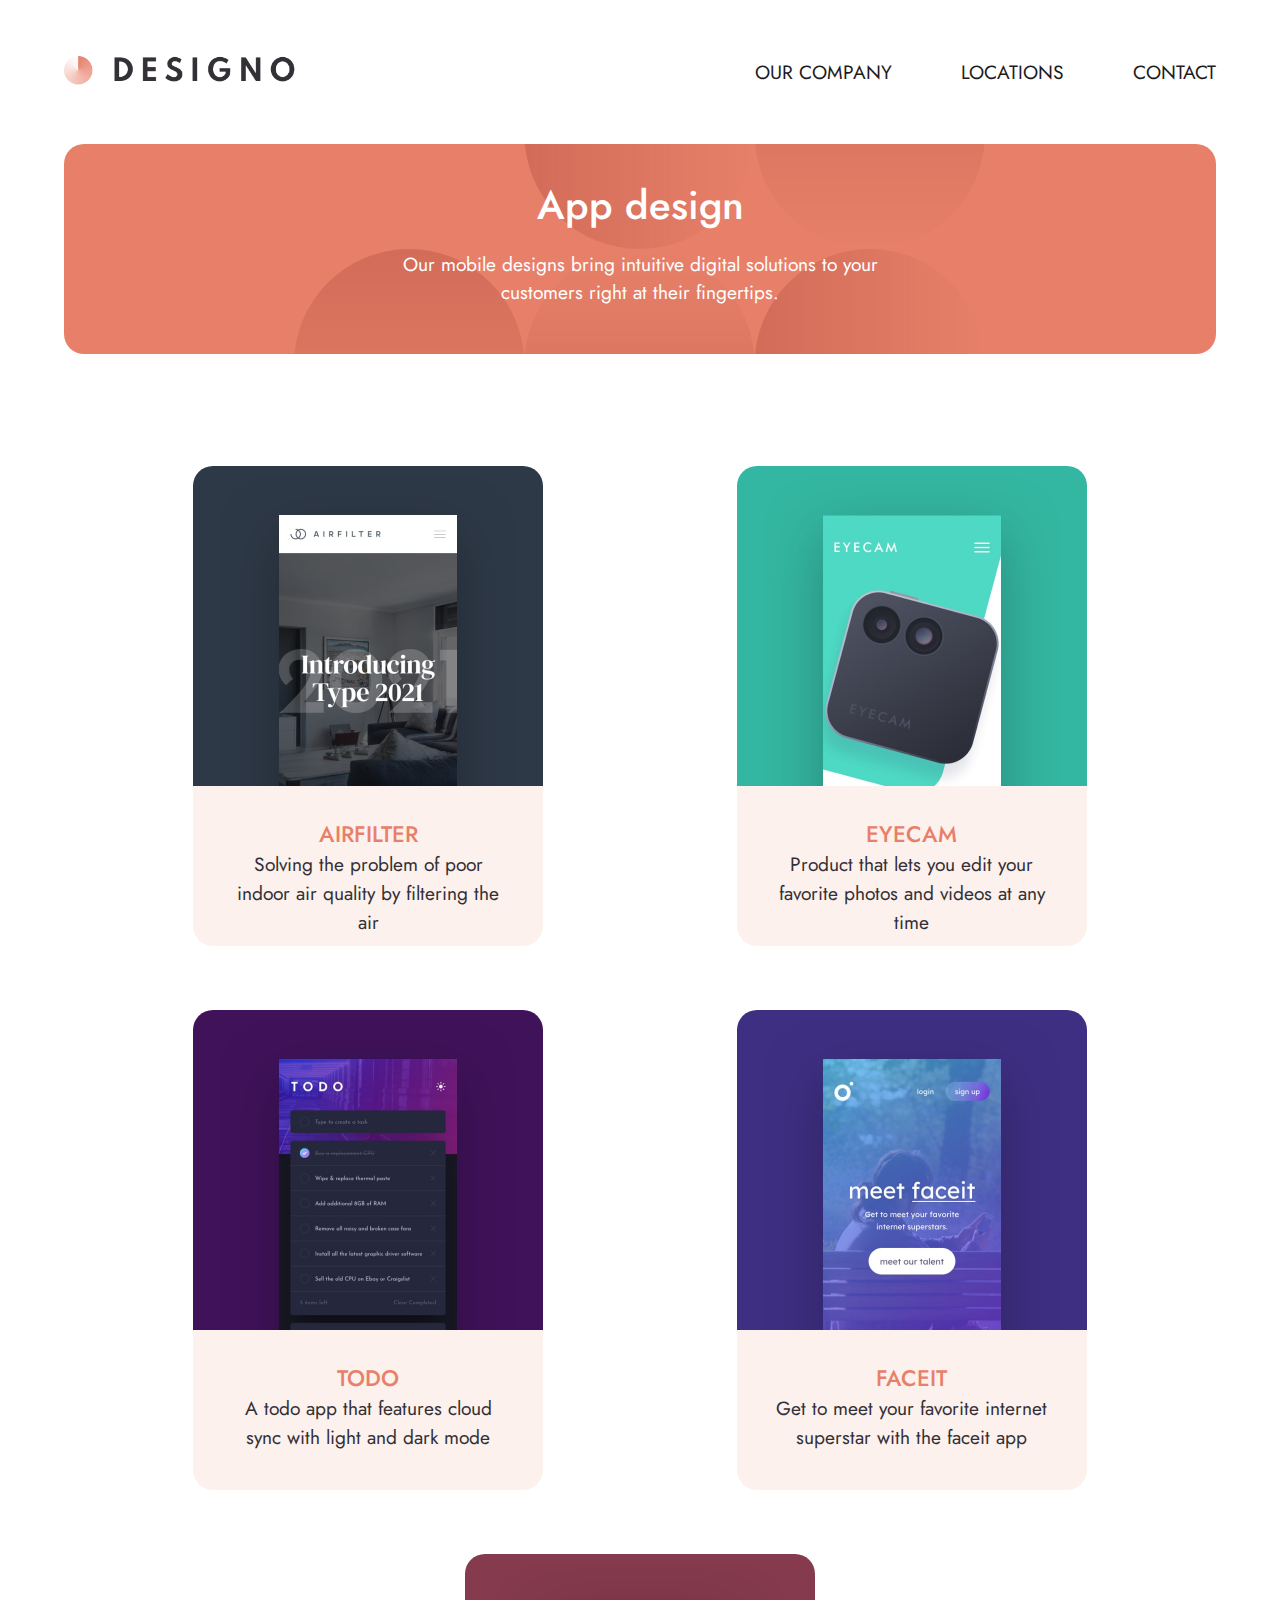
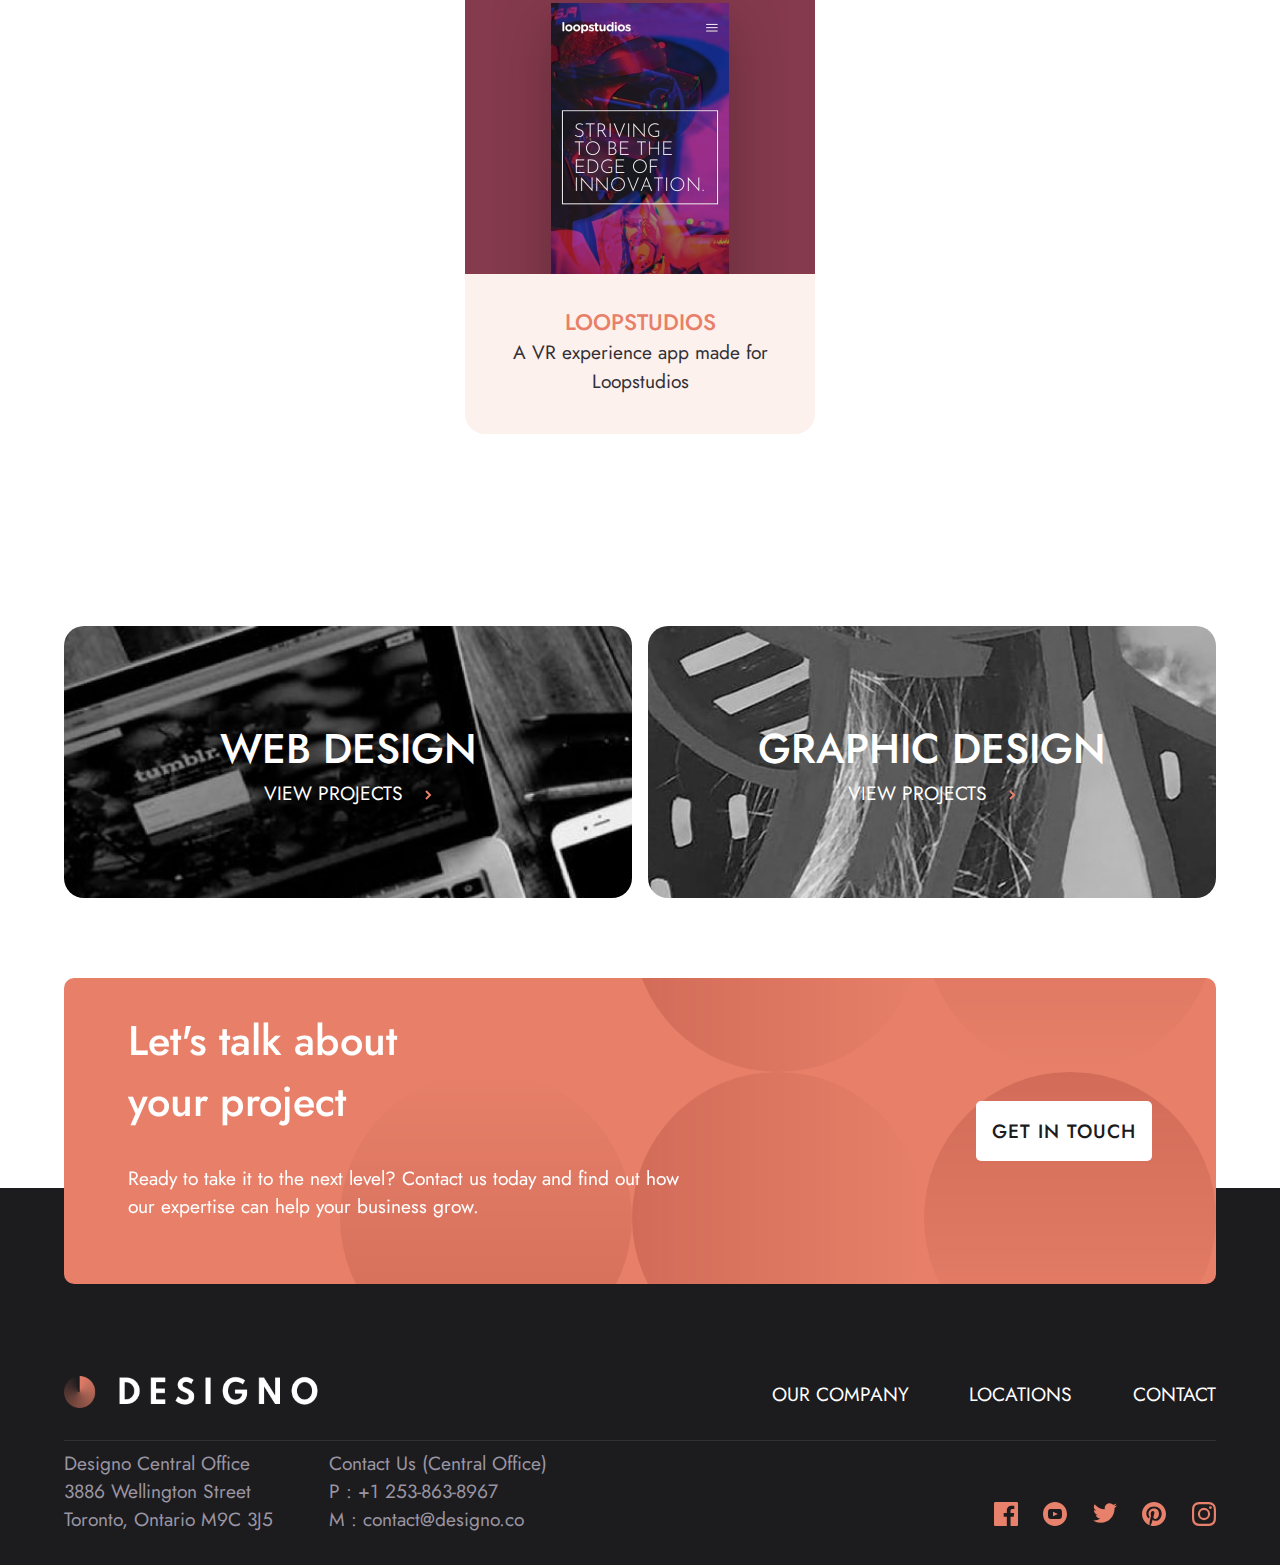
<file: app-design.html>
<!DOCTYPE html>
<html lang="en">
  <head>
    <meta charset="UTF-8" />
    <meta name="viewport" content="width=device-width, initial-scale=1.0" />

    <link
      rel="icon"
      type="image/png"
      sizes="32x32"
      href="./assets/favicon-32x32.png"
    />
    <link rel="stylesheet" href="style.css" />

    <title>Frontend Mentor | Designo Agency Website Challenge</title>
  </head>
  <body>
    <div class="container">
      <nav>
        <div class="nav-logo">
          <a href="index.html">
            <img src="assets/shared/desktop/logo-dark.png" alt="designo logo" />
          </a>
        </div>
       <div class="nav-toggler">
          <span class="nav-line"></span>
        </div>
        <ul class="nav-list">
          <li class="nav-list-item"><a href="about.html">Our company</a></li>
          <li class="nav-list-item"><a href="locations.html">Locations</a></li>
          <li class="nav-list-item"><a href="contact.html">Contact</a></li>
        </ul>
      </nav>
      <div class="title-card dark-peach">
        <!-- <img src="assets/shared/desktop/bg-pattern-three-circles.svg"> -->
        <h2 class="title-card-header">App design</h2>
        <p class="title-card-text">
          Our mobile designs bring intuitive digital solutions to your customers
          right at their fingertips.
        </p>
      </div>
      <div class="project-cards">
        <div class="project-card">
          <div class="project-card-image">
            <img src="assets/app-design/desktop/image-airfilter.jpg" alt="">
          </div>
          <div class="project-card-body">
            <h3 class="project-card-header">Airfilter</h3>
            <p class="project-card-text">
              Solving the problem of poor indoor air quality by filtering the air
            </p>
          </div>
        </div>
        <div class="project-card">
          <div class="project-card-image">
            <img src="assets/app-design/desktop/image-eyecam.jpg" alt="">
          </div>
          <div class="project-card-body">
            <h3 class="project-card-header">Eyecam</h3>
            <p class="project-card-text">
              Product that lets you edit your favorite photos and videos at any time
            </p>
          </div>
        </div>
        <div class="project-card">
          <div class="project-card-image">
            <img src="assets/app-design/desktop/image-todo.jpg" alt="">
          </div>
          <div class="project-card-body">
            <h3 class="project-card-header">Todo</h3>
            <p class="project-card-text">
              A todo app that features cloud sync with light and dark mode
            </p>
          </div>
        </div>
        <div class="project-card">
          <div class="project-card-image">
            <img src="assets/app-design/desktop/image-faceit.jpg" alt="">
          </div>
          <div class="project-card-body">
            <h3 class="project-card-header">Faceit</h3>
            <p class="project-card-text">
              Get to meet your favorite internet superstar with the faceit app
            </p>
          </div>
        </div>
        <div class="project-card">
          <div class="project-card-image">
            <img src="assets/app-design/desktop/image-loopstudios.jpg" alt="">
          </div>
          <div class="project-card-body">
            <h3 class="project-card-header">Loopstudios</h3>
            <p class="project-card-text">
              A VR experience app made for Loopstudios
            </p>
          </div>
        </div>
      </div>
          <section class="linking-cards linking-cards-two">
             <div class="linking-card linking-card-two web">
              <h2 class="linking-card-header">Web design</h2>
              <a class="linking-card-link" href="web-design.html">View projects <span><img src="assets/shared/desktop/icon-right-arrow.svg" alt=""></span></a>
            </div>
            <div class="linking-card linking-card-two design">
              <h2 class="linking-card-header">Graphic design</h2>
              <a class="linking-card-link" href="graphic-design.html">View projects <span><img src="assets/shared/desktop/icon-right-arrow.svg" alt=""></span></a>
            </div>
        </section>
      
       <div class="cta dark-peach">
        <div class="cta-body">
          <h2 class="cta-header">Let's talk about<br> your project</h2>
          <p class="cta-text">
            Ready to take it to the next level? Contact us today and find out how
            our expertise can help your business grow.
          </p>
        </div>
        <a class="btn btn--white" href="contact.html">Get in touch</a>
      </div>
    </div>
    <footer>
      <div class="footer-container">
        <div class="footer-logo">
          <a href="index.html"><img src="assets/shared/desktop/logo-light.png" alt="" /></a>
        </div>
        <ul class="footer-nav-list">
          <li class="footer-nav-list-item"><a href="about.html">Our company</a></li>
          <li class="footer-nav-list-item"><a href="locations.html">Locations</a></li>
          <li class="footer-nav-list-item"><a href="contact.html">Contact</a></li>
        </ul>
        <span class="line"></span>
        <div class="footer-address">
          Designo Central Office<br />
          3886 Wellington Street<br />
          Toronto, Ontario M9C 3J5<br />
        </div>
        <div class="footer-contact">
          Contact Us (Central Office)<br />
          P : +1 253-863-8967<br />
          M : contact@designo.co<br />
        </div>
        <ul class="footer-social-list">
          <li class="footer-social-list-item">
            <a href="#" target="_blank">
              <span class="visually-hidden"
                >Visit our Facebook page(opens in a new tab)</span
              >
              <svg
                aria-hidden="true"
                focusable="false"
                width="24"
                height="24"
                xmlns="http://www.w3.org/2000/svg"
              >
                <path
                  d="M22.675 0H1.325C.593 0 0 .593 0 1.325v21.351C0 23.407.593 24 1.325 24H12.82v-9.294H9.692v-3.622h3.128V8.413c0-3.1 1.893-4.788 4.659-4.788 1.325 0 2.463.099 2.795.143v3.24l-1.918.001c-1.504 0-1.795.715-1.795 1.763v2.313h3.587l-.467 3.622h-3.12V24h6.116c.73 0 1.323-.593 1.323-1.325V1.325C24 .593 23.407 0 22.675 0z"
                  fill="#E7816B"
                  fill-rule="nonzero"
                />
              </svg>
            </a>
          </li>
          <li class="footer-social-list-item">
            <a href="#" target="_blank">
              <span class="visually-hidden"
                >Visit our YouTube page(opens in a new tab)</span
              >
              <svg
                aria-hidden="true"
                focusable="false"
                width="24"
                height="24"
                xmlns="http://www.w3.org/2000/svg"
              >
                <path
                  d="M12 0C5.373 0 0 5.373 0 12s5.373 12 12 12 12-5.373 12-12S18.627 0 12 0zm4.441 16.892c-2.102.144-6.784.144-8.883 0C5.282 16.736 5.017 15.622 5 12c.017-3.629.285-4.736 2.558-4.892 2.099-.144 6.782-.144 8.883 0C18.718 7.264 18.982 8.378 19 12c-.018 3.629-.285 4.736-2.559 4.892zM10 9.658l4.917 2.338L10 14.342V9.658z"
                  fill="#E7816B"
                  fill-rule="nonzero"
                />
              </svg>
            </a>
          </li>
          <li class="footer-social-list-item">
            <a href="#" target="_blank">
              <span class="visually-hidden"
                >Visit our Twitter page(opens in a new tab)</span
              >
              <svg
                aria-hidden="true"
                focusable="false"
                width="24"
                height="20"
                xmlns="http://www.w3.org/2000/svg"
              >
                <path
                  d="M24 2.557a9.83 9.83 0 01-2.828.775A4.932 4.932 0 0023.337.608a9.864 9.864 0 01-3.127 1.195A4.916 4.916 0 0016.616.248c-3.179 0-5.515 2.966-4.797 6.045A13.978 13.978 0 011.671 1.149a4.93 4.93 0 001.523 6.574 4.903 4.903 0 01-2.229-.616c-.054 2.281 1.581 4.415 3.949 4.89a4.935 4.935 0 01-2.224.084 4.928 4.928 0 004.6 3.419A9.9 9.9 0 010 17.54a13.94 13.94 0 007.548 2.212c9.142 0 14.307-7.721 13.995-14.646A10.025 10.025 0 0024 2.557z"
                  fill="#E7816B"
                  fill-rule="nonzero"
                />
              </svg>
            </a>
          </li>
          <li class="footer-social-list-item">
            <a href="#" target="_blank">
              <span class="visually-hidden"
                >Visit our Pintrest page(opens in a new tab)</span
              >
              <svg
                aria-hidden="true"
                focusable="false"
                width="24"
                height="24"
                xmlns="http://www.w3.org/2000/svg"
              >
                <path
                  d="M12 0C5.373 0 0 5.372 0 12c0 5.084 3.163 9.426 7.627 11.174-.105-.949-.2-2.405.042-3.441.218-.937 1.407-5.965 1.407-5.965s-.359-.719-.359-1.782c0-1.668.967-2.914 2.171-2.914 1.023 0 1.518.769 1.518 1.69 0 1.029-.655 2.568-.994 3.995-.283 1.194.599 2.169 1.777 2.169 2.133 0 3.772-2.249 3.772-5.495 0-2.873-2.064-4.882-5.012-4.882-3.414 0-5.418 2.561-5.418 5.207 0 1.031.397 2.138.893 2.738a.36.36 0 01.083.345l-.333 1.36c-.053.22-.174.267-.402.161-1.499-.698-2.436-2.889-2.436-4.649 0-3.785 2.75-7.262 7.929-7.262 4.163 0 7.398 2.967 7.398 6.931 0 4.136-2.607 7.464-6.227 7.464-1.216 0-2.359-.631-2.75-1.378l-.748 2.853c-.271 1.043-1.002 2.35-1.492 3.146C9.57 23.812 10.763 24 12 24c6.627 0 12-5.373 12-12 0-6.628-5.373-12-12-12z"
                  fill="#E7816B"
                  fill-rule="nonzero"
                />
              </svg>
            </a>
          </li>
          <li class="footer-social-list-item">
            <a href="#" target="_blank">
              <span class="visually-hidden"
                >Visit our Instagram page(opens in a new tab)</span
              >
              <svg
                aria-hidden="true"
                focusable="false"
                width="24"
                height="24"
                xmlns="http://www.w3.org/2000/svg"
              >
                <path
                  d="M12 2.163c3.204 0 3.584.012 4.85.07 3.252.148 4.771 1.691 4.919 4.919.058 1.265.069 1.645.069 4.849 0 3.205-.012 3.584-.069 4.849-.149 3.225-1.664 4.771-4.919 4.919-1.266.058-1.644.07-4.85.07-3.204 0-3.584-.012-4.849-.07-3.26-.149-4.771-1.699-4.919-4.92-.058-1.265-.07-1.644-.07-4.849 0-3.204.013-3.583.07-4.849.149-3.227 1.664-4.771 4.919-4.919 1.266-.057 1.645-.069 4.849-.069zM12 0C8.741 0 8.333.014 7.053.072 2.695.272.273 2.69.073 7.052.014 8.333 0 8.741 0 12c0 3.259.014 3.668.072 4.948.2 4.358 2.618 6.78 6.98 6.98C8.333 23.986 8.741 24 12 24c3.259 0 3.668-.014 4.948-.072 4.354-.2 6.782-2.618 6.979-6.98.059-1.28.073-1.689.073-4.948 0-3.259-.014-3.667-.072-4.947-.196-4.354-2.617-6.78-6.979-6.98C15.668.014 15.259 0 12 0zm0 5.838a6.162 6.162 0 100 12.324 6.162 6.162 0 000-12.324zM12 16a4 4 0 110-8 4 4 0 010 8zm6.406-11.845a1.44 1.44 0 100 2.881 1.44 1.44 0 000-2.881z"
                  fill="#E7816B"
                  fill-rule="nonzero"
                />
              </svg>
            </a>
          </li>
        </ul>
      </div>
    </footer>
    <script src="script.js"></script>
  </body>
</html>
</file>
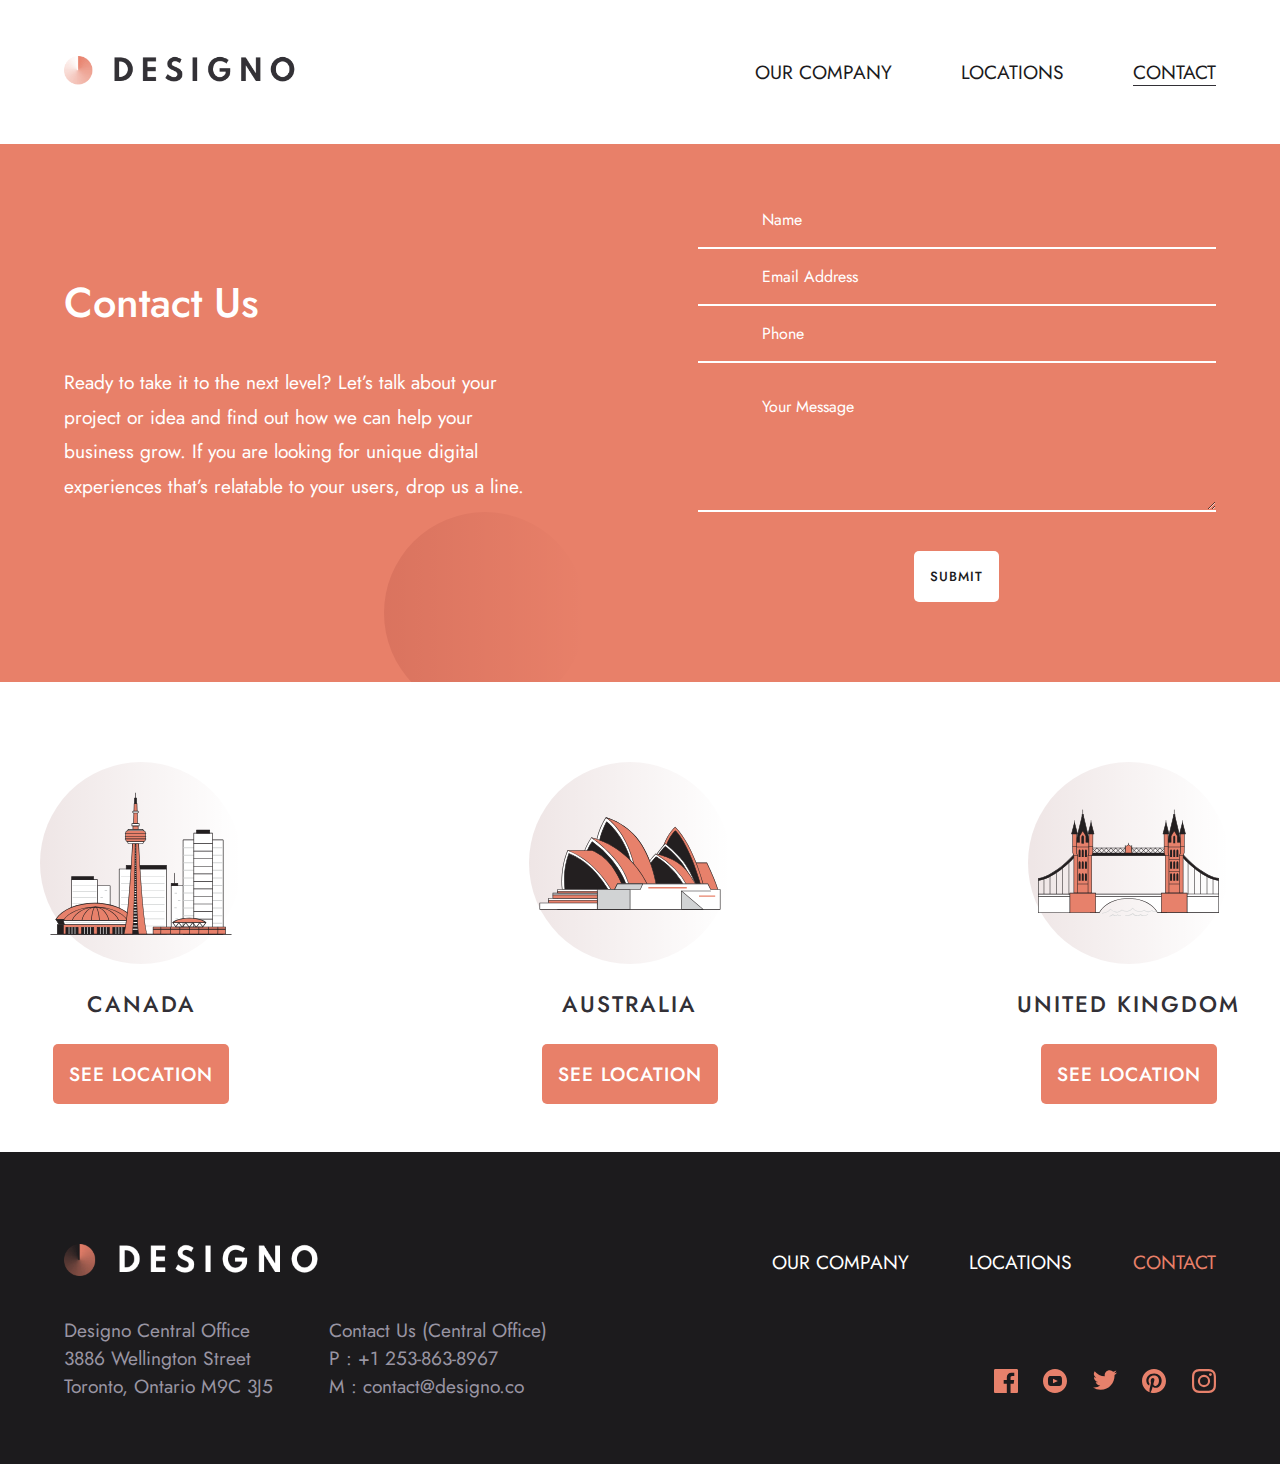
<file: contact.html>
<!DOCTYPE html>
<html lang="en">
  <head>
    <meta charset="UTF-8" />
    <meta name="viewport" content="width=device-width, initial-scale=1.0" />
    <link
      rel="icon"
      type="image/png"
      sizes="32x32"
      href="./assets/favicon-32x32.png"
    />
    <link rel="stylesheet" href="style.css" />
    <title>Frontend Mentor | Designo Agency Website Challenge</title>
  </head>
  <body>
    <nav class="container">
      <div class="nav-logo">
        <a href="index.html">
          <img src="assets/shared/desktop/logo-dark.png" alt="designo logo" />
        </a>
      </div>
      <div class="nav-toggler">
        <span class="nav-line"></span>
      </div>
      <ul class="nav-list">
        <li class="nav-list-item"><a href="about.html">Our company</a></li>
        <li class="nav-list-item"><a href="locations.html">Locations</a></li>
        <li class="nav-list-item active"><a href="contact.html">Contact</a></li>
      </ul>
    </nav>
    <div class="contact-section dark-peach">
      <div class="container">
        <div class="contact-body">
          <h2 class="contact-header">Contact Us</h2>
          <p class="contact-text">
            Ready to take it to the next level? Let’s talk about your project or
            idea and find out how we can help your business grow. If you are
            looking for unique digital experiences that’s relatable to your
            users, drop us a line.
          </p>
        </div>
        <form action="" class="contact-form">
          <div class="input-wrapper">
            <label class="visually-hidden" for="name">Name</label>
            <input type="text" name="name" id="name" placeholder="Name" />
            <small class="error-message"></small>
          </div>
          <div class="input-wrapper">
            <label class="visually-hidden" for="email">Email</label>
            <input
              type="email"
              name="email"
              id="email"
              placeholder="Email Address"
            />
            <small class="error-message"></small>
          </div>
          <div class="input-wrapper">
            <label class="visually-hidden" for="phone">Phone number</label>
            <input type="text" name="phone" id="phone" placeholder="Phone" />
          </div>
          <div class="input-wrapper">
            <label class="visually-hidden" for="textarea"
              >Type your message here</label
            >
            <textarea
              name="message"
              id="textarea"
              placeholder="Your Message"
              rows="5"
            ></textarea>
            <small class="error-message"></small>
          </div>
          <button type="submit" class="btn btn-contact btn--white">
            Submit
          </button>
        </form>
      </div>
    </div>

    <div class="location-links">
      <div class="location-box">
        <div class="location-box-image">
          <img
            src="assets/shared/desktop/illustration-canada.svg"
            alt="Toronto skyline"
          />
        </div>
        <h3 class="location-box-title">Canada</h3>
        <a class="btn btn--peach" href="/locations.html">See location</a>
      </div>
      <div class="location-box">
        <div class="location-box-image">
          <img
            src="assets/shared/desktop/illustration-australia.svg"
            alt="Sydney Opera House"
          />
        </div>
        <h3 class="location-box-title">Australia</h3>
        <a class="btn btn--peach" href="/locations.html#au">See location</a>
      </div>
      <div class="location-box">
        <div class="location-box-image">
          <img
            src="assets/shared/desktop/illustration-united-kingdom.svg"
            alt="London Bridge"
          />
        </div>
        <h3 class="location-box-title">United Kingdom</h3>
        <a class="btn btn--peach" href="/locations.html#uk">See location</a>
      </div>
    </div>

    <footer id="footer-contact">
      <div class="footer-container">
        <div class="footer-logo">
          <a href="index.html"
            ><img src="assets/shared/desktop/logo-light.png" alt=""
          /></a>
        </div>
        <ul class="footer-nav-list">
          <li class="footer-nav-list-item">
            <a href="about.html">Our company</a>
          </li>
          <li class="footer-nav-list-item">
            <a href="locations.html">Locations</a>
          </li>
          <li class="footer-nav-list-item active">
            <a href="contact.html">Contact</a>
          </li>
        </ul>
        <div class="footer-address">
          Designo Central Office<br />
          3886 Wellington Street<br />
          Toronto, Ontario M9C 3J5<br />
        </div>
        <div class="footer-contact">
          Contact Us (Central Office)<br />
          P : +1 253-863-8967<br />
          M : contact@designo.co<br />
        </div>
        <ul class="footer-social-list">
          <li class="footer-social-list-item">
            <a href="#" target="_blank">
              <span class="visually-hidden"
                >Visit our Facebook page(opens in a new tab)</span
              >
              <svg
                aria-hidden="true"
                focusable="false"
                width="24"
                height="24"
                xmlns="http://www.w3.org/2000/svg"
              >
                <path
                  d="M22.675 0H1.325C.593 0 0 .593 0 1.325v21.351C0 23.407.593 24 1.325 24H12.82v-9.294H9.692v-3.622h3.128V8.413c0-3.1 1.893-4.788 4.659-4.788 1.325 0 2.463.099 2.795.143v3.24l-1.918.001c-1.504 0-1.795.715-1.795 1.763v2.313h3.587l-.467 3.622h-3.12V24h6.116c.73 0 1.323-.593 1.323-1.325V1.325C24 .593 23.407 0 22.675 0z"
                  fill="#E7816B"
                  fill-rule="nonzero"
                />
              </svg>
            </a>
          </li>
          <li class="footer-social-list-item">
            <a href="#" target="_blank">
              <span class="visually-hidden"
                >Visit our YouTube page(opens in a new tab)</span
              >
              <svg
                aria-hidden="true"
                focusable="false"
                width="24"
                height="24"
                xmlns="http://www.w3.org/2000/svg"
              >
                <path
                  d="M12 0C5.373 0 0 5.373 0 12s5.373 12 12 12 12-5.373 12-12S18.627 0 12 0zm4.441 16.892c-2.102.144-6.784.144-8.883 0C5.282 16.736 5.017 15.622 5 12c.017-3.629.285-4.736 2.558-4.892 2.099-.144 6.782-.144 8.883 0C18.718 7.264 18.982 8.378 19 12c-.018 3.629-.285 4.736-2.559 4.892zM10 9.658l4.917 2.338L10 14.342V9.658z"
                  fill="#E7816B"
                  fill-rule="nonzero"
                />
              </svg>
            </a>
          </li>
          <li class="footer-social-list-item">
            <a href="#" target="_blank">
              <span class="visually-hidden"
                >Visit our Twitter page(opens in a new tab)</span
              >
              <svg
                aria-hidden="true"
                focusable="false"
                width="24"
                height="20"
                xmlns="http://www.w3.org/2000/svg"
              >
                <path
                  d="M24 2.557a9.83 9.83 0 01-2.828.775A4.932 4.932 0 0023.337.608a9.864 9.864 0 01-3.127 1.195A4.916 4.916 0 0016.616.248c-3.179 0-5.515 2.966-4.797 6.045A13.978 13.978 0 011.671 1.149a4.93 4.93 0 001.523 6.574 4.903 4.903 0 01-2.229-.616c-.054 2.281 1.581 4.415 3.949 4.89a4.935 4.935 0 01-2.224.084 4.928 4.928 0 004.6 3.419A9.9 9.9 0 010 17.54a13.94 13.94 0 007.548 2.212c9.142 0 14.307-7.721 13.995-14.646A10.025 10.025 0 0024 2.557z"
                  fill="#E7816B"
                  fill-rule="nonzero"
                />
              </svg>
            </a>
          </li>
          <li class="footer-social-list-item">
            <a href="#" target="_blank">
              <span class="visually-hidden"
                >Visit our Pintrest page(opens in a new tab)</span
              >
              <svg
                aria-hidden="true"
                focusable="false"
                width="24"
                height="24"
                xmlns="http://www.w3.org/2000/svg"
              >
                <path
                  d="M12 0C5.373 0 0 5.372 0 12c0 5.084 3.163 9.426 7.627 11.174-.105-.949-.2-2.405.042-3.441.218-.937 1.407-5.965 1.407-5.965s-.359-.719-.359-1.782c0-1.668.967-2.914 2.171-2.914 1.023 0 1.518.769 1.518 1.69 0 1.029-.655 2.568-.994 3.995-.283 1.194.599 2.169 1.777 2.169 2.133 0 3.772-2.249 3.772-5.495 0-2.873-2.064-4.882-5.012-4.882-3.414 0-5.418 2.561-5.418 5.207 0 1.031.397 2.138.893 2.738a.36.36 0 01.083.345l-.333 1.36c-.053.22-.174.267-.402.161-1.499-.698-2.436-2.889-2.436-4.649 0-3.785 2.75-7.262 7.929-7.262 4.163 0 7.398 2.967 7.398 6.931 0 4.136-2.607 7.464-6.227 7.464-1.216 0-2.359-.631-2.75-1.378l-.748 2.853c-.271 1.043-1.002 2.35-1.492 3.146C9.57 23.812 10.763 24 12 24c6.627 0 12-5.373 12-12 0-6.628-5.373-12-12-12z"
                  fill="#E7816B"
                  fill-rule="nonzero"
                />
              </svg>
            </a>
          </li>
          <li class="footer-social-list-item">
            <a href="#" target="_blank">
              <span class="visually-hidden"
                >Visit our Instagram page(opens in a new tab)</span
              >
              <svg
                aria-hidden="true"
                focusable="false"
                width="24"
                height="24"
                xmlns="http://www.w3.org/2000/svg"
              >
                <path
                  d="M12 2.163c3.204 0 3.584.012 4.85.07 3.252.148 4.771 1.691 4.919 4.919.058 1.265.069 1.645.069 4.849 0 3.205-.012 3.584-.069 4.849-.149 3.225-1.664 4.771-4.919 4.919-1.266.058-1.644.07-4.85.07-3.204 0-3.584-.012-4.849-.07-3.26-.149-4.771-1.699-4.919-4.92-.058-1.265-.07-1.644-.07-4.849 0-3.204.013-3.583.07-4.849.149-3.227 1.664-4.771 4.919-4.919 1.266-.057 1.645-.069 4.849-.069zM12 0C8.741 0 8.333.014 7.053.072 2.695.272.273 2.69.073 7.052.014 8.333 0 8.741 0 12c0 3.259.014 3.668.072 4.948.2 4.358 2.618 6.78 6.98 6.98C8.333 23.986 8.741 24 12 24c3.259 0 3.668-.014 4.948-.072 4.354-.2 6.782-2.618 6.979-6.98.059-1.28.073-1.689.073-4.948 0-3.259-.014-3.667-.072-4.947-.196-4.354-2.617-6.78-6.979-6.98C15.668.014 15.259 0 12 0zm0 5.838a6.162 6.162 0 100 12.324 6.162 6.162 0 000-12.324zM12 16a4 4 0 110-8 4 4 0 010 8zm6.406-11.845a1.44 1.44 0 100 2.881 1.44 1.44 0 000-2.881z"
                  fill="#E7816B"
                  fill-rule="nonzero"
                />
              </svg>
            </a>
          </li>
        </ul>
      </div>
    </footer>
    <script src="script.js"></script>
  </body>
</html>
</file>
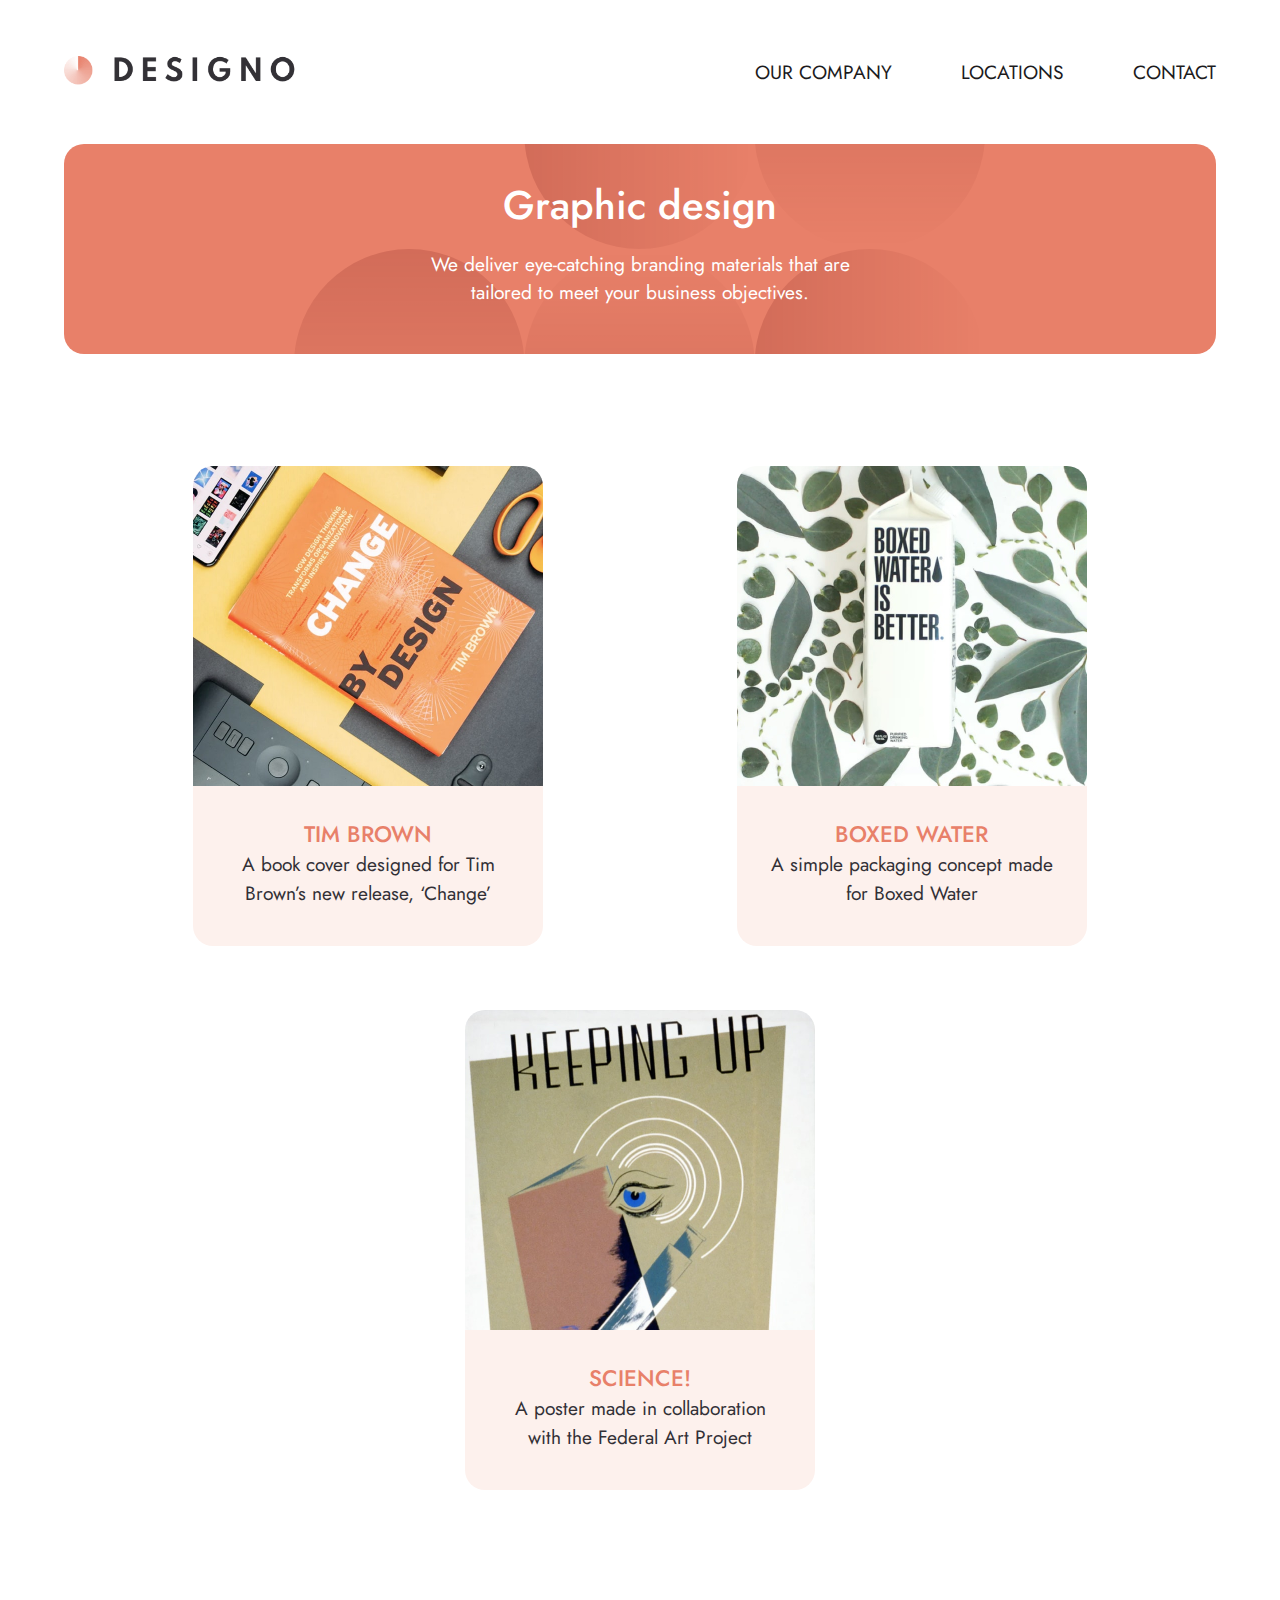
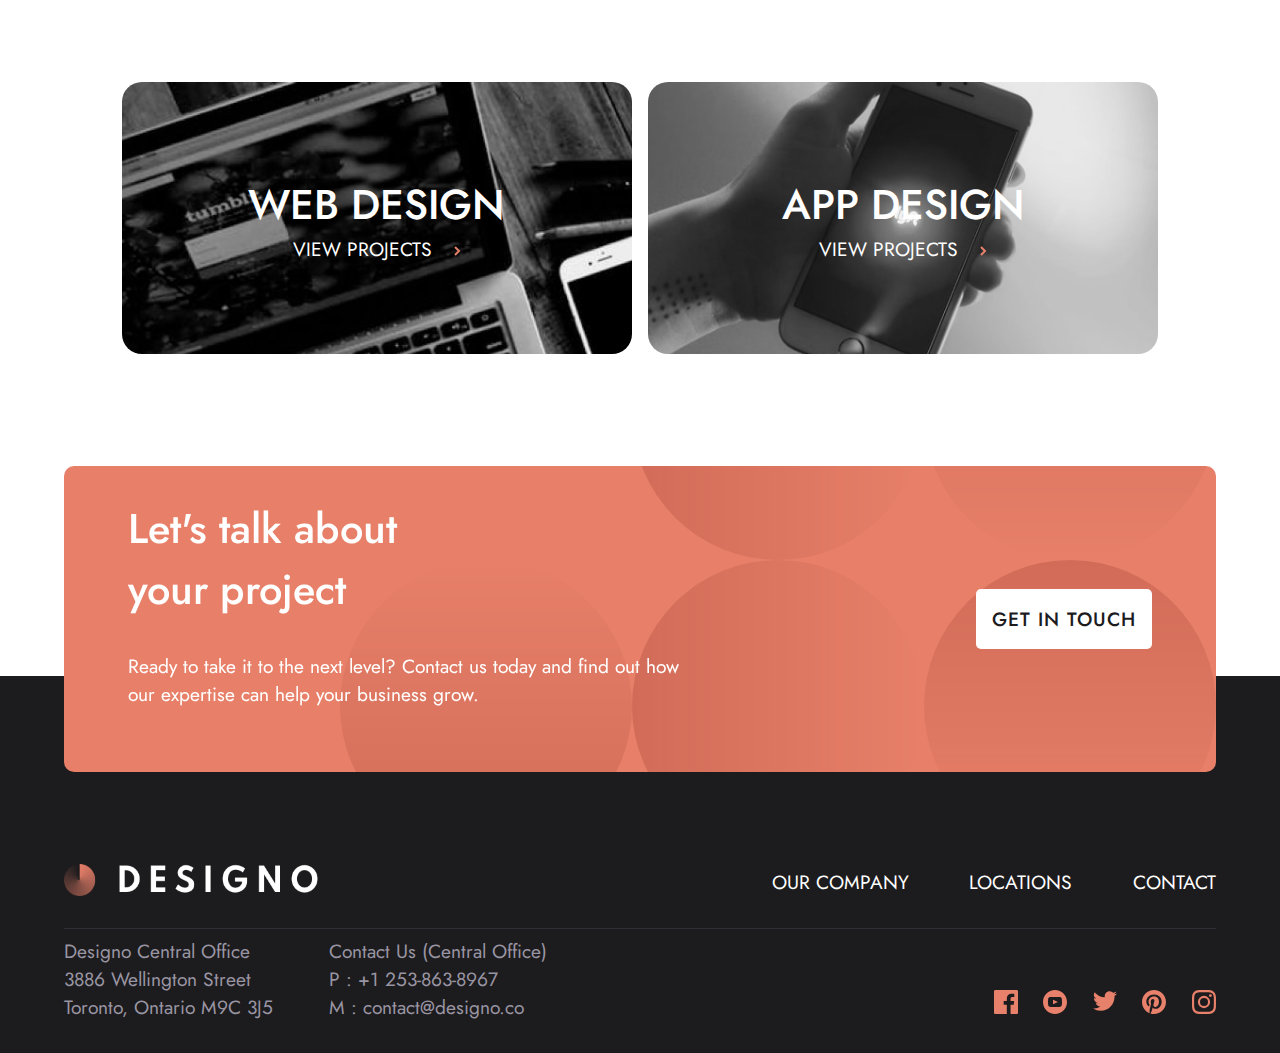
<file: graphic-design.html>
<!DOCTYPE html>
<html lang="en">
<head>
  <meta charset="UTF-8">
  <meta name="viewport" content="width=device-width, initial-scale=1.0">

  <link rel="icon" type="image/png" sizes="32x32" href="./assets/favicon-32x32.png">
    <link rel="stylesheet" href="style.css">
  
  <title>Frontend Mentor | Designo Agency Website Challenge</title>
</head>
<body>

      <div class="container">
        <nav>
        <div class="nav-logo">
          <a href="index.html">
          <img src="assets/shared/desktop/logo-dark.png" alt="designo logo">
          </a>
        </div>
             <div class="nav-toggler">
          <span class="nav-line"></span>
        </div>
        <ul class="nav-list">
         <li class="nav-list-item"><a href="about.html">Our company</a></li>
         <li class="nav-list-item"><a href="locations.html">Locations</a></li>
         <li class="nav-list-item"><a href="contact.html">Contact</a></li>
        </ul>
            </nav>
        
           <div class="title-card peach">
            <h2 class="title-card-header">
           Graphic design
            </h2>
            <p class="title-card-text">
           We deliver eye-catching branding materials that are tailored to meet your business objectives.
            </p>
          </div>
           <div class="project-cards">
             <div class="project-card">
          <div class="project-card-image">
            <img src="assets/graphic-design/desktop/image-change.jpg" alt="">
          </div>
          <div class="project-card-body">
            <h3 class="project-card-header">Tim Brown</h3>
            <p class="project-card-text">
              A book cover designed for Tim Brown’s new release, ‘Change’
            </p>
          </div>
        </div>
         <div class="project-card">
          <div class="project-card-image">
            <img src="assets/graphic-design/desktop/image-boxed-water.jpg" alt="">
          </div>
          <div class="project-card-body">
            <h3 class="project-card-header">Boxed water</h3>
            <p class="project-card-text">
             A simple packaging concept made for Boxed Water
            </p>
          </div>
        </div>
         <div class="project-card">
          <div class="project-card-image">
            <img src="assets/graphic-design/desktop/image-science.jpg" alt="">
          </div>
          <div class="project-card-body">
            <h3 class="project-card-header">Science!</h3>
            <p class="project-card-text">
               A poster made in collaboration with the Federal Art Project
            </p>
          </div>
        </div>
           </div>
        
        
             <section class="linking-cards linking-cards-two container">
            <div class="linking-card linking-card-two web">
              <h2 class="linking-card-header">Web design</h2>
              <a class="linking-card-link" href="web-design.html">View projects <span><img src="assets/shared/desktop/icon-right-arrow.svg" alt=""></span></a>
            </div>
            <div class="linking-card linking-card-two app">
              <h2 class="linking-card-header">App design</h2>
              <a class="linking-card-link" href="app-design.html">View projects <span><img src="assets/shared/desktop/icon-right-arrow.svg" alt=""></span></a>
            </div>
        </section>
        
          <div class="cta dark-peach">
        <div class="cta-body">
          <h2 class="cta-header">Let's talk about<br> your project</h2>
          <p class="cta-text">
            Ready to take it to the next level? Contact us today and find out how
            our expertise can help your business grow.
          </p>
        </div>
        <a class="btn btn--white" href="contact.html">Get in touch</a>
            </div>
      </div>
     <footer>
      <div class="footer-container">
        <div class="footer-logo">
          <a href="index.html"><img src="assets/shared/desktop/logo-light.png" alt="" /></a>
        </div>
        <ul class="footer-nav-list">
          <li class="footer-nav-list-item"><a href="about.html">Our company</a></li>
          <li class="footer-nav-list-item"><a href="locations.html">Locations</a></li>
          <li class="footer-nav-list-item"><a href="contact.html">Contact</a></li>
        </ul>
        <span class="line"></span>
        <div class="footer-address">
          Designo Central Office<br />
          3886 Wellington Street<br />
          Toronto, Ontario M9C 3J5<br />
        </div>
        <div class="footer-contact">
          Contact Us (Central Office)<br />
          P : +1 253-863-8967<br />
          M : contact@designo.co<br />
        </div>
        <ul class="footer-social-list">
          <li class="footer-social-list-item">
            <a href="#" target="_blank">
              <span class="visually-hidden"
                >Visit our Facebook page(opens in a new tab)</span
              >
              <svg
                aria-hidden="true"
                focusable="false"
                width="24"
                height="24"
                xmlns="http://www.w3.org/2000/svg"
              >
                <path
                  d="M22.675 0H1.325C.593 0 0 .593 0 1.325v21.351C0 23.407.593 24 1.325 24H12.82v-9.294H9.692v-3.622h3.128V8.413c0-3.1 1.893-4.788 4.659-4.788 1.325 0 2.463.099 2.795.143v3.24l-1.918.001c-1.504 0-1.795.715-1.795 1.763v2.313h3.587l-.467 3.622h-3.12V24h6.116c.73 0 1.323-.593 1.323-1.325V1.325C24 .593 23.407 0 22.675 0z"
                  fill="#E7816B"
                  fill-rule="nonzero"
                />
              </svg>
            </a>
          </li>
          <li class="footer-social-list-item">
            <a href="#" target="_blank">
              <span class="visually-hidden"
                >Visit our YouTube page(opens in a new tab)</span
              >
              <svg
                aria-hidden="true"
                focusable="false"
                width="24"
                height="24"
                xmlns="http://www.w3.org/2000/svg"
              >
                <path
                  d="M12 0C5.373 0 0 5.373 0 12s5.373 12 12 12 12-5.373 12-12S18.627 0 12 0zm4.441 16.892c-2.102.144-6.784.144-8.883 0C5.282 16.736 5.017 15.622 5 12c.017-3.629.285-4.736 2.558-4.892 2.099-.144 6.782-.144 8.883 0C18.718 7.264 18.982 8.378 19 12c-.018 3.629-.285 4.736-2.559 4.892zM10 9.658l4.917 2.338L10 14.342V9.658z"
                  fill="#E7816B"
                  fill-rule="nonzero"
                />
              </svg>
            </a>
          </li>
          <li class="footer-social-list-item">
            <a href="#" target="_blank">
              <span class="visually-hidden"
                >Visit our Twitter page(opens in a new tab)</span
              >
              <svg
                aria-hidden="true"
                focusable="false"
                width="24"
                height="20"
                xmlns="http://www.w3.org/2000/svg"
              >
                <path
                  d="M24 2.557a9.83 9.83 0 01-2.828.775A4.932 4.932 0 0023.337.608a9.864 9.864 0 01-3.127 1.195A4.916 4.916 0 0016.616.248c-3.179 0-5.515 2.966-4.797 6.045A13.978 13.978 0 011.671 1.149a4.93 4.93 0 001.523 6.574 4.903 4.903 0 01-2.229-.616c-.054 2.281 1.581 4.415 3.949 4.89a4.935 4.935 0 01-2.224.084 4.928 4.928 0 004.6 3.419A9.9 9.9 0 010 17.54a13.94 13.94 0 007.548 2.212c9.142 0 14.307-7.721 13.995-14.646A10.025 10.025 0 0024 2.557z"
                  fill="#E7816B"
                  fill-rule="nonzero"
                />
              </svg>
            </a>
          </li>
          <li class="footer-social-list-item">
            <a href="#" target="_blank">
              <span class="visually-hidden"
                >Visit our Pintrest page(opens in a new tab)</span
              >
              <svg
                aria-hidden="true"
                focusable="false"
                width="24"
                height="24"
                xmlns="http://www.w3.org/2000/svg"
              >
                <path
                  d="M12 0C5.373 0 0 5.372 0 12c0 5.084 3.163 9.426 7.627 11.174-.105-.949-.2-2.405.042-3.441.218-.937 1.407-5.965 1.407-5.965s-.359-.719-.359-1.782c0-1.668.967-2.914 2.171-2.914 1.023 0 1.518.769 1.518 1.69 0 1.029-.655 2.568-.994 3.995-.283 1.194.599 2.169 1.777 2.169 2.133 0 3.772-2.249 3.772-5.495 0-2.873-2.064-4.882-5.012-4.882-3.414 0-5.418 2.561-5.418 5.207 0 1.031.397 2.138.893 2.738a.36.36 0 01.083.345l-.333 1.36c-.053.22-.174.267-.402.161-1.499-.698-2.436-2.889-2.436-4.649 0-3.785 2.75-7.262 7.929-7.262 4.163 0 7.398 2.967 7.398 6.931 0 4.136-2.607 7.464-6.227 7.464-1.216 0-2.359-.631-2.75-1.378l-.748 2.853c-.271 1.043-1.002 2.35-1.492 3.146C9.57 23.812 10.763 24 12 24c6.627 0 12-5.373 12-12 0-6.628-5.373-12-12-12z"
                  fill="#E7816B"
                  fill-rule="nonzero"
                />
              </svg>
            </a>
          </li>
          <li class="footer-social-list-item">
            <a href="#" target="_blank">
              <span class="visually-hidden"
                >Visit our Instagram page(opens in a new tab)</span
              >
              <svg
                aria-hidden="true"
                focusable="false"
                width="24"
                height="24"
                xmlns="http://www.w3.org/2000/svg"
              >
                <path
                  d="M12 2.163c3.204 0 3.584.012 4.85.07 3.252.148 4.771 1.691 4.919 4.919.058 1.265.069 1.645.069 4.849 0 3.205-.012 3.584-.069 4.849-.149 3.225-1.664 4.771-4.919 4.919-1.266.058-1.644.07-4.85.07-3.204 0-3.584-.012-4.849-.07-3.26-.149-4.771-1.699-4.919-4.92-.058-1.265-.07-1.644-.07-4.849 0-3.204.013-3.583.07-4.849.149-3.227 1.664-4.771 4.919-4.919 1.266-.057 1.645-.069 4.849-.069zM12 0C8.741 0 8.333.014 7.053.072 2.695.272.273 2.69.073 7.052.014 8.333 0 8.741 0 12c0 3.259.014 3.668.072 4.948.2 4.358 2.618 6.78 6.98 6.98C8.333 23.986 8.741 24 12 24c3.259 0 3.668-.014 4.948-.072 4.354-.2 6.782-2.618 6.979-6.98.059-1.28.073-1.689.073-4.948 0-3.259-.014-3.667-.072-4.947-.196-4.354-2.617-6.78-6.979-6.98C15.668.014 15.259 0 12 0zm0 5.838a6.162 6.162 0 100 12.324 6.162 6.162 0 000-12.324zM12 16a4 4 0 110-8 4 4 0 010 8zm6.406-11.845a1.44 1.44 0 100 2.881 1.44 1.44 0 000-2.881z"
                  fill="#E7816B"
                  fill-rule="nonzero"
                />
              </svg>
            </a>
          </li>
        </ul>
      </div>
    </footer>
    <script src="script.js"></script>
</body>
</html>
</file>
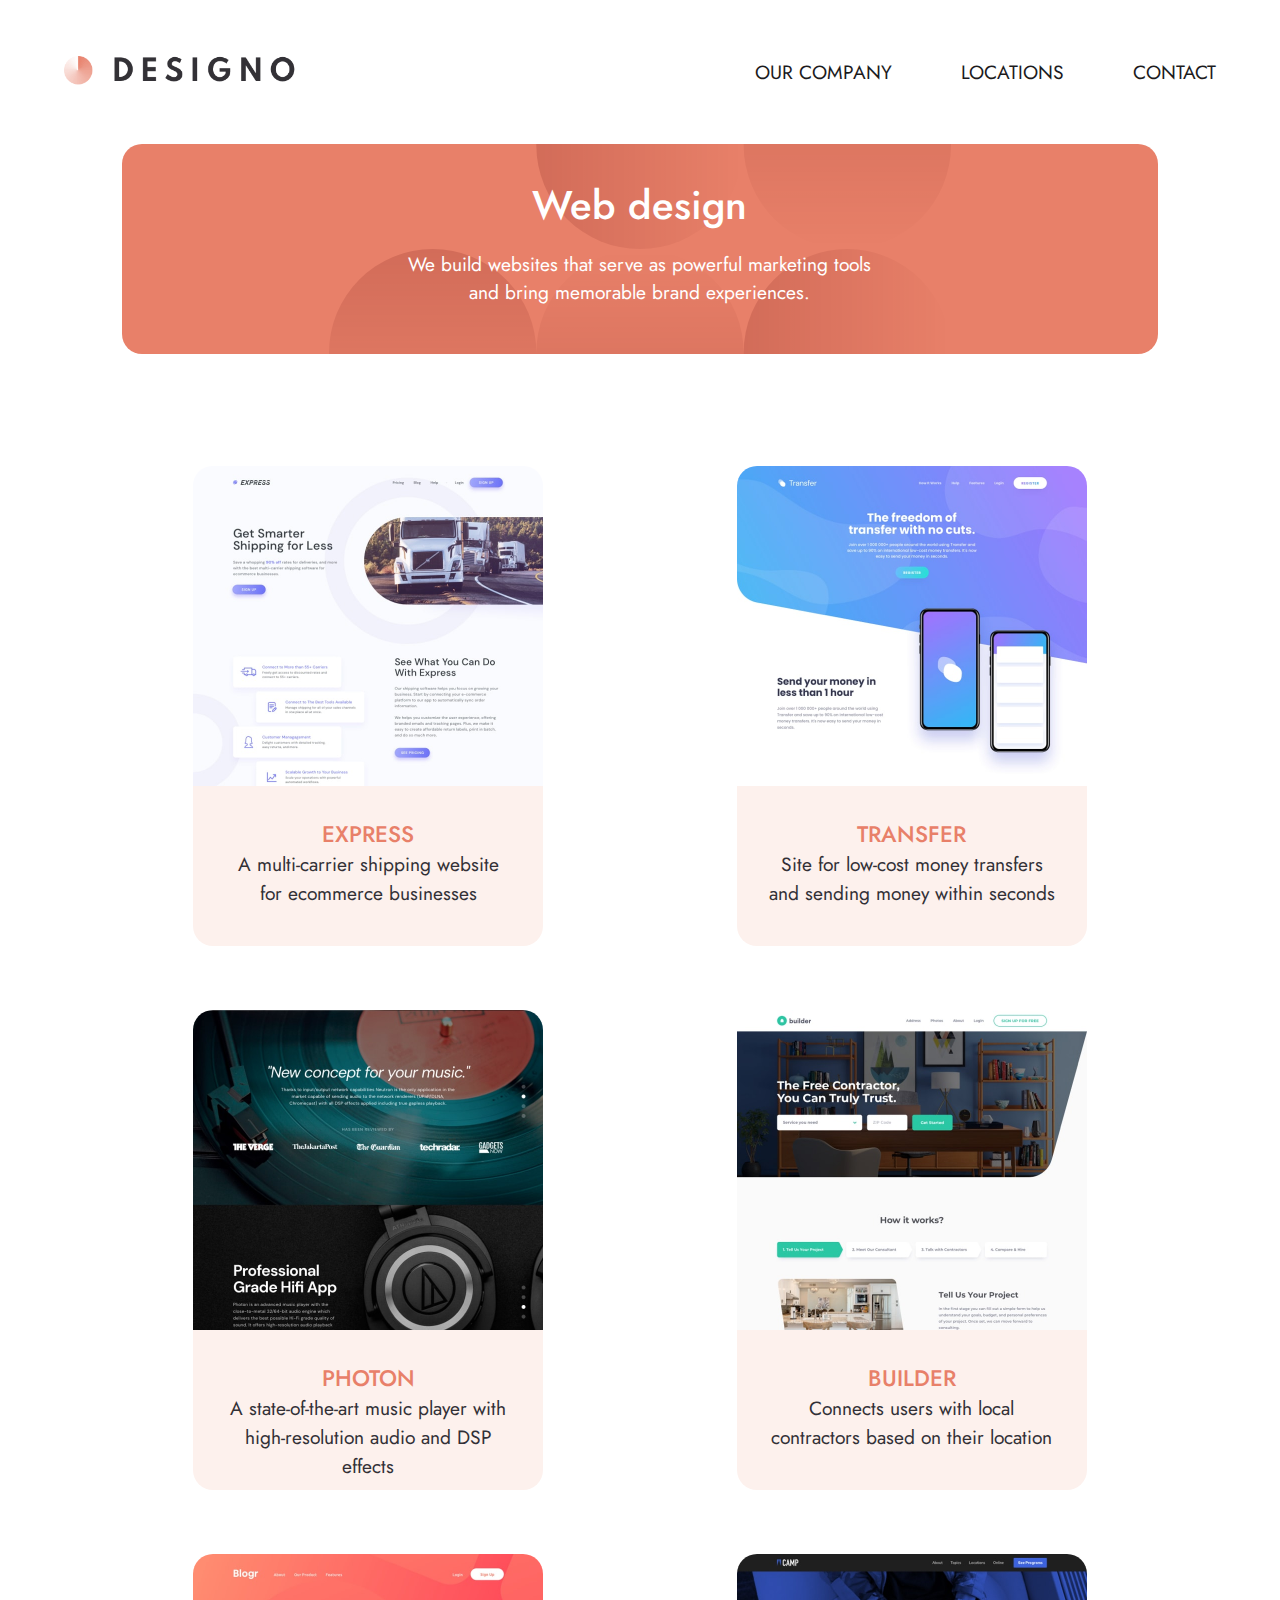
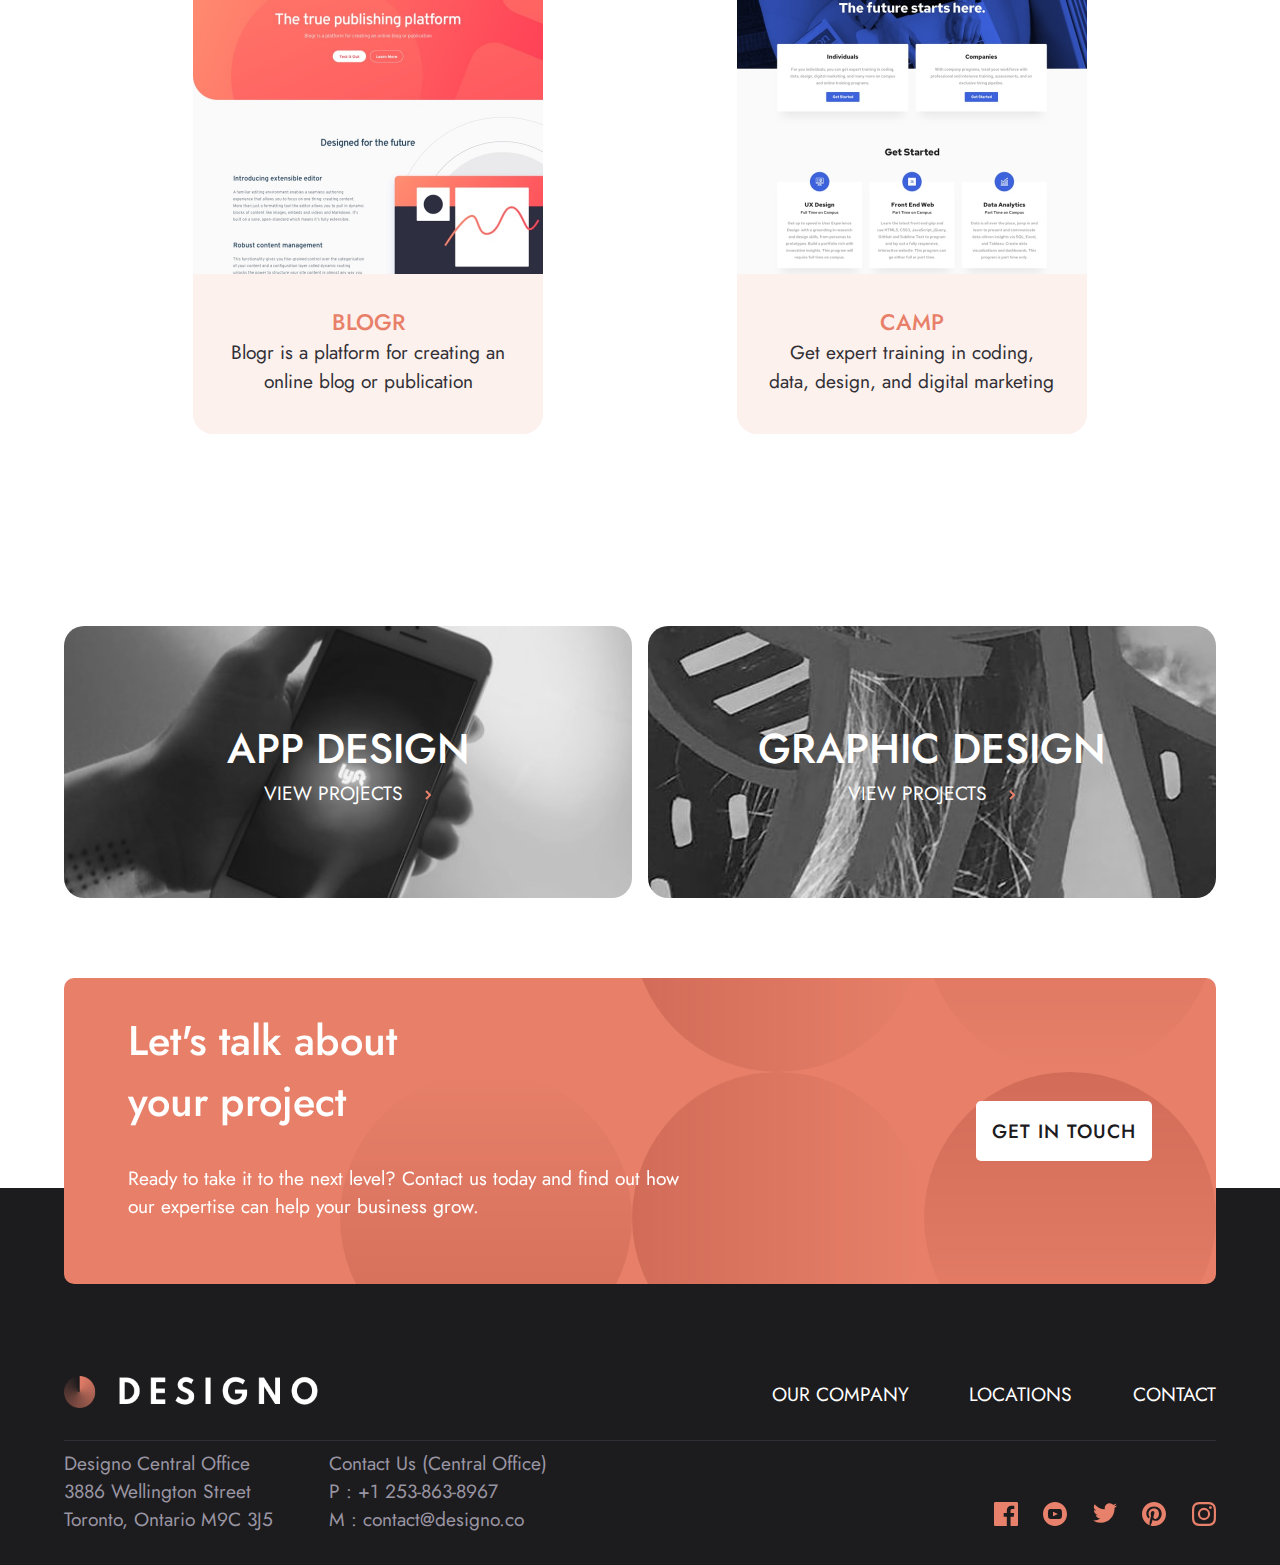
<file: web-design.html>
<!DOCTYPE html>
<html lang="en">
  <head>
    <meta charset="UTF-8" />
    <meta name="viewport" content="width=device-width, initial-scale=1.0" />

    <link
      rel="icon"
      type="image/png"
      sizes="32x32"
      href="./assets/favicon-32x32.png"
    />
    <link rel="stylesheet" href="style.css" />

    <title>Frontend Mentor | Designo Agency Website Challenge</title>
  </head>
  <body>
    <div class="container">
      <nav>
        <div class="nav-logo">
          <a href="index.html">
            <img src="assets/shared/desktop/logo-dark.png" alt="designo logo" />
          </a>
        </div>
        <div class="nav-toggler">
          <span class="nav-line"></span>
        </div>
        <ul class="nav-list">
          <li class="nav-list-item"><a href="about.html">Our company</a></li>
          <li class="nav-list-item"><a href="locations.html">Locations</a></li>
          <li class="nav-list-item"><a href="contact.html">Contact</a></li>
        </ul>
      </nav>
      <div class="title-card dark-peach container">
        <h2 class="title-card-header">Web design</h2>
        <p class="title-card-text">
          We build websites that serve as powerful marketing tools and bring
          memorable brand experiences.
        </p>
      </div>
      <div class="project-cards">
        <div class="project-card">
          <div class="project-card-image">
            <img src="assets/web-design/desktop/image-express.jpg" alt="">
          </div>
          <div class="project-card-body">
            <h3 class="project-card-header">Express</h3>
            <p class="project-card-text">
              A multi-carrier shipping website for ecommerce businesses
            </p>
          </div>
        </div>
        <div class="project-card">
          <div class="project-card-image">
            <img src="assets/web-design/desktop/image-transfer.jpg" alt="">
          </div>
          <div class="project-card-body">
            <h3 class="project-card-header">Transfer</h3>
            <p class="project-card-text">
              Site for low-cost money transfers and sending money within seconds
            </p>
          </div>
        </div>
        <div class="project-card">
          <div class="project-card-image">
            <img src="assets/web-design/desktop/image-photon.jpg" alt="">
          </div>
          <div class="project-card-body">
            <h3 class="project-card-header">Photon</h3>
            <p class="project-card-text">
              A state-of-the-art music player with high-resolution audio and DSP
              effects
            </p>
          </div>
        </div>
        <div class="project-card">
          <div class="project-card-image">
            <img src="assets/web-design/desktop/image-builder.jpg" alt="">
          </div>
          <div class="project-card-body">
            <h3 class="project-card-header">Builder</h3>
            <p class="project-card-text">
              Connects users with local contractors based on their location
            </p>
          </div>
        </div>
        <div class="project-card">
          <div class="project-card-image">
            <img src="assets/web-design/desktop/image-blogr.jpg" alt="">
          </div>
          <div class="project-card-body">
            <h3 class="project-card-header">Blogr</h3>
            <p class="project-card-text">
              Blogr is a platform for creating an online blog or publication
            </p>
          </div>
        </div>
        <div class="project-card">
          <div class="project-card-image">
            <img src="assets/web-design/desktop/image-camp.jpg" alt="">
          </div>
          <div class="project-card-body">
            <h3 class="project-card-header">Camp</h3>
            <p class="project-card-text">
              Get expert training in coding, data, design, and digital marketing
            </p>
          </div>
        </div>
      </div>
          <section class="linking-cards linking-cards-two">
            <div class="linking-card linking-card-two app">
              <h2 class="linking-card-header">App design</h2>
              <a class="linking-card-link" href="app-design.html">View projects <span><img src="assets/shared/desktop/icon-right-arrow.svg" alt=""></span></a>
            </div>
            <div class="linking-card linking-card-two design">
              <h2 class="linking-card-header">Graphic design</h2>
              <a class="linking-card-link" href="graphic-design.html">View projects <span><img src="assets/shared/desktop/icon-right-arrow.svg" alt=""></span></a>
            </div>
        </section>
         <div class="cta dark-peach">
        <div class="cta-body">
          <h2 class="cta-header">Let's talk about<br> your project</h2>
          <p class="cta-text">
            Ready to take it to the next level? Contact us today and find out how
            our expertise can help your business grow.
          </p>
        </div>
        <a class="btn btn--white" href="contact.html">Get in touch</a>
      </div>
    </div>
  <footer>
      <div class="footer-container">
        <div class="footer-logo">
          <a href="index.html"><img src="assets/shared/desktop/logo-light.png" alt="" /></a>
        </div>
        <ul class="footer-nav-list">
          <li class="footer-nav-list-item"><a href="about.html">Our company</a></li>
          <li class="footer-nav-list-item"><a href="locations.html">Locations</a></li>
          <li class="footer-nav-list-item"><a href="contact.html">Contact</a></li>
        </ul>
        <span class="line"></span>
        <div class="footer-address">
          Designo Central Office<br />
          3886 Wellington Street<br />
          Toronto, Ontario M9C 3J5<br />
        </div>
        <div class="footer-contact">
          Contact Us (Central Office)<br />
          P : +1 253-863-8967<br />
          M : contact@designo.co<br />
        </div>
        <ul class="footer-social-list">
          <li class="footer-social-list-item">
            <a href="#" target="_blank">
              <span class="visually-hidden"
                >Visit our Facebook page(opens in a new tab)</span
              >
              <svg
                aria-hidden="true"
                focusable="false"
                width="24"
                height="24"
                xmlns="http://www.w3.org/2000/svg"
              >
                <path
                  d="M22.675 0H1.325C.593 0 0 .593 0 1.325v21.351C0 23.407.593 24 1.325 24H12.82v-9.294H9.692v-3.622h3.128V8.413c0-3.1 1.893-4.788 4.659-4.788 1.325 0 2.463.099 2.795.143v3.24l-1.918.001c-1.504 0-1.795.715-1.795 1.763v2.313h3.587l-.467 3.622h-3.12V24h6.116c.73 0 1.323-.593 1.323-1.325V1.325C24 .593 23.407 0 22.675 0z"
                  fill="#E7816B"
                  fill-rule="nonzero"
                />
              </svg>
            </a>
          </li>
          <li class="footer-social-list-item">
            <a href="#" target="_blank">
              <span class="visually-hidden"
                >Visit our YouTube page(opens in a new tab)</span
              >
              <svg
                aria-hidden="true"
                focusable="false"
                width="24"
                height="24"
                xmlns="http://www.w3.org/2000/svg"
              >
                <path
                  d="M12 0C5.373 0 0 5.373 0 12s5.373 12 12 12 12-5.373 12-12S18.627 0 12 0zm4.441 16.892c-2.102.144-6.784.144-8.883 0C5.282 16.736 5.017 15.622 5 12c.017-3.629.285-4.736 2.558-4.892 2.099-.144 6.782-.144 8.883 0C18.718 7.264 18.982 8.378 19 12c-.018 3.629-.285 4.736-2.559 4.892zM10 9.658l4.917 2.338L10 14.342V9.658z"
                  fill="#E7816B"
                  fill-rule="nonzero"
                />
              </svg>
            </a>
          </li>
          <li class="footer-social-list-item">
            <a href="#" target="_blank">
              <span class="visually-hidden"
                >Visit our Twitter page(opens in a new tab)</span
              >
              <svg
                aria-hidden="true"
                focusable="false"
                width="24"
                height="20"
                xmlns="http://www.w3.org/2000/svg"
              >
                <path
                  d="M24 2.557a9.83 9.83 0 01-2.828.775A4.932 4.932 0 0023.337.608a9.864 9.864 0 01-3.127 1.195A4.916 4.916 0 0016.616.248c-3.179 0-5.515 2.966-4.797 6.045A13.978 13.978 0 011.671 1.149a4.93 4.93 0 001.523 6.574 4.903 4.903 0 01-2.229-.616c-.054 2.281 1.581 4.415 3.949 4.89a4.935 4.935 0 01-2.224.084 4.928 4.928 0 004.6 3.419A9.9 9.9 0 010 17.54a13.94 13.94 0 007.548 2.212c9.142 0 14.307-7.721 13.995-14.646A10.025 10.025 0 0024 2.557z"
                  fill="#E7816B"
                  fill-rule="nonzero"
                />
              </svg>
            </a>
          </li>
          <li class="footer-social-list-item">
            <a href="#" target="_blank">
              <span class="visually-hidden"
                >Visit our Pintrest page(opens in a new tab)</span
              >
              <svg
                aria-hidden="true"
                focusable="false"
                width="24"
                height="24"
                xmlns="http://www.w3.org/2000/svg"
              >
                <path
                  d="M12 0C5.373 0 0 5.372 0 12c0 5.084 3.163 9.426 7.627 11.174-.105-.949-.2-2.405.042-3.441.218-.937 1.407-5.965 1.407-5.965s-.359-.719-.359-1.782c0-1.668.967-2.914 2.171-2.914 1.023 0 1.518.769 1.518 1.69 0 1.029-.655 2.568-.994 3.995-.283 1.194.599 2.169 1.777 2.169 2.133 0 3.772-2.249 3.772-5.495 0-2.873-2.064-4.882-5.012-4.882-3.414 0-5.418 2.561-5.418 5.207 0 1.031.397 2.138.893 2.738a.36.36 0 01.083.345l-.333 1.36c-.053.22-.174.267-.402.161-1.499-.698-2.436-2.889-2.436-4.649 0-3.785 2.75-7.262 7.929-7.262 4.163 0 7.398 2.967 7.398 6.931 0 4.136-2.607 7.464-6.227 7.464-1.216 0-2.359-.631-2.75-1.378l-.748 2.853c-.271 1.043-1.002 2.35-1.492 3.146C9.57 23.812 10.763 24 12 24c6.627 0 12-5.373 12-12 0-6.628-5.373-12-12-12z"
                  fill="#E7816B"
                  fill-rule="nonzero"
                />
              </svg>
            </a>
          </li>
          <li class="footer-social-list-item">
            <a href="#" target="_blank">
              <span class="visually-hidden"
                >Visit our Instagram page(opens in a new tab)</span
              >
              <svg
                aria-hidden="true"
                focusable="false"
                width="24"
                height="24"
                xmlns="http://www.w3.org/2000/svg"
              >
                <path
                  d="M12 2.163c3.204 0 3.584.012 4.85.07 3.252.148 4.771 1.691 4.919 4.919.058 1.265.069 1.645.069 4.849 0 3.205-.012 3.584-.069 4.849-.149 3.225-1.664 4.771-4.919 4.919-1.266.058-1.644.07-4.85.07-3.204 0-3.584-.012-4.849-.07-3.26-.149-4.771-1.699-4.919-4.92-.058-1.265-.07-1.644-.07-4.849 0-3.204.013-3.583.07-4.849.149-3.227 1.664-4.771 4.919-4.919 1.266-.057 1.645-.069 4.849-.069zM12 0C8.741 0 8.333.014 7.053.072 2.695.272.273 2.69.073 7.052.014 8.333 0 8.741 0 12c0 3.259.014 3.668.072 4.948.2 4.358 2.618 6.78 6.98 6.98C8.333 23.986 8.741 24 12 24c3.259 0 3.668-.014 4.948-.072 4.354-.2 6.782-2.618 6.979-6.98.059-1.28.073-1.689.073-4.948 0-3.259-.014-3.667-.072-4.947-.196-4.354-2.617-6.78-6.979-6.98C15.668.014 15.259 0 12 0zm0 5.838a6.162 6.162 0 100 12.324 6.162 6.162 0 000-12.324zM12 16a4 4 0 110-8 4 4 0 010 8zm6.406-11.845a1.44 1.44 0 100 2.881 1.44 1.44 0 000-2.881z"
                  fill="#E7816B"
                  fill-rule="nonzero"
                />
              </svg>
            </a>
          </li>
        </ul>
      </div>
    </footer>
  </body>
</html>
</file>
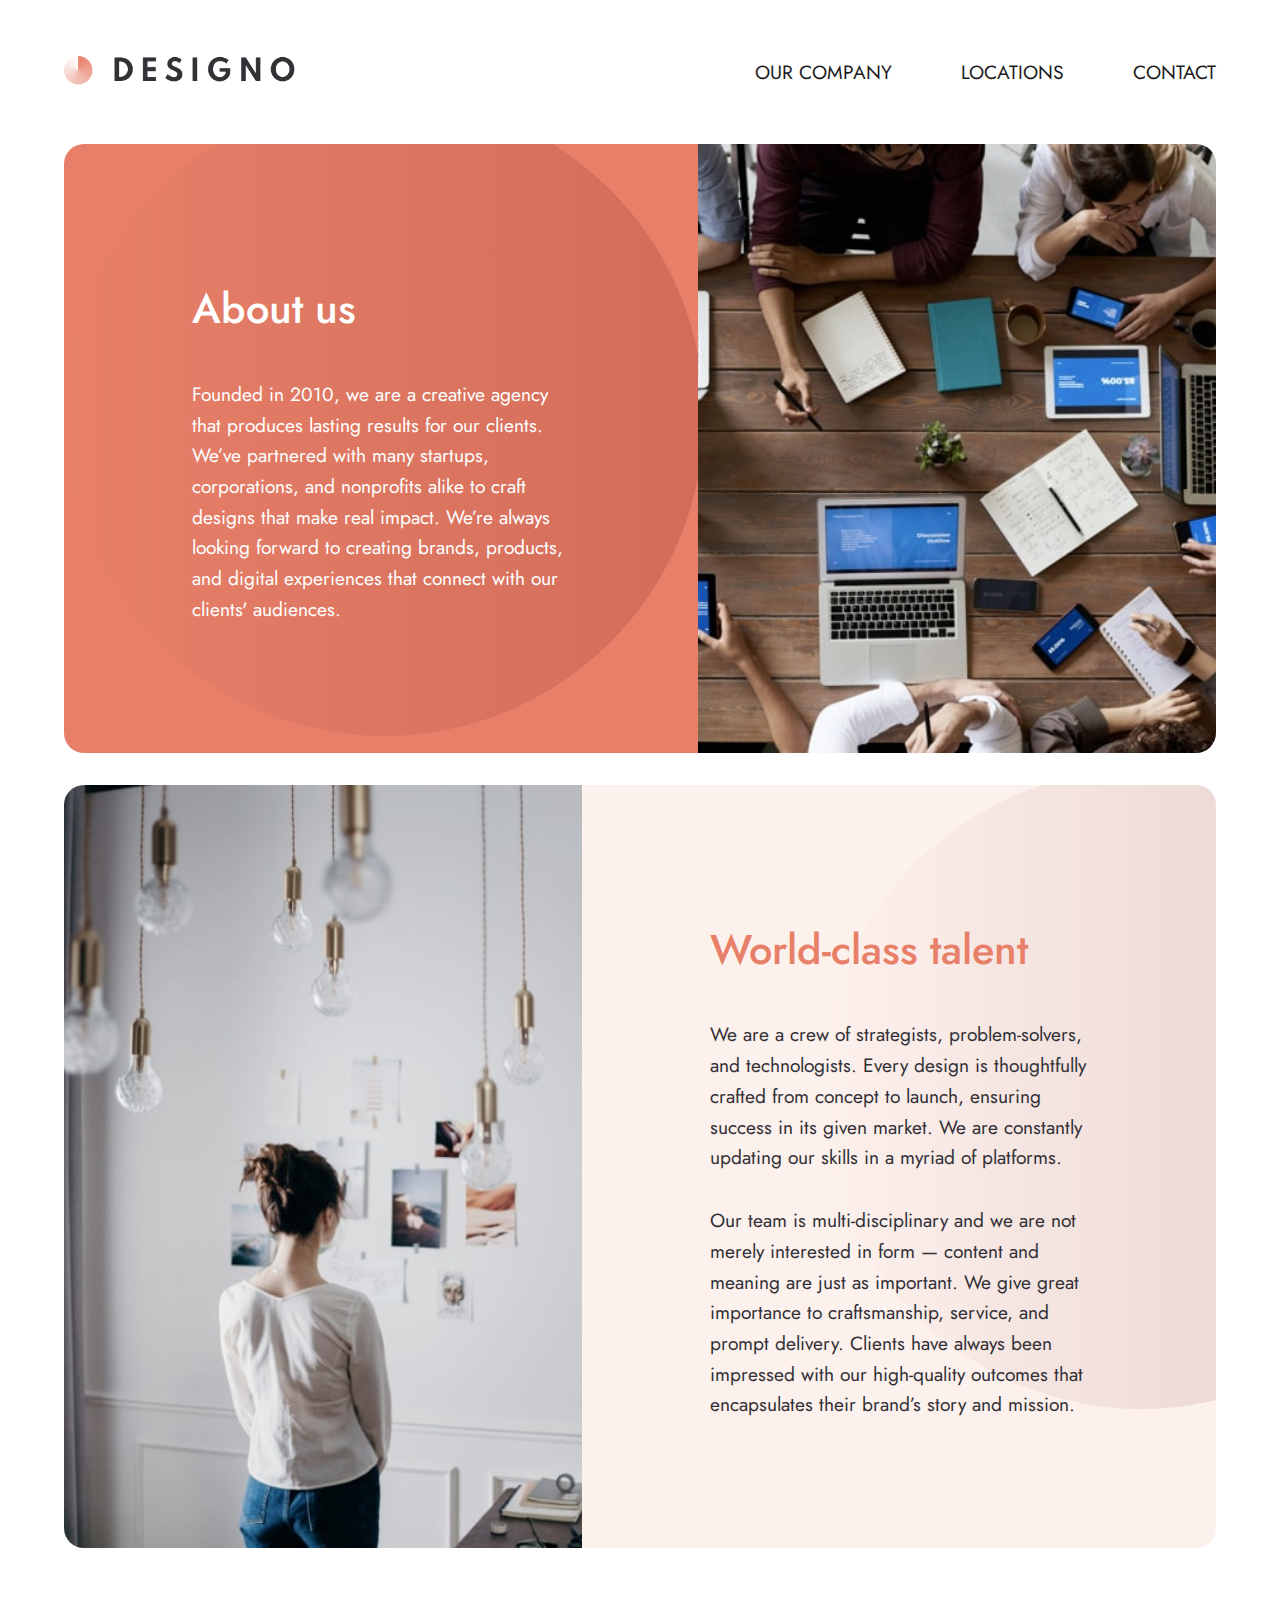
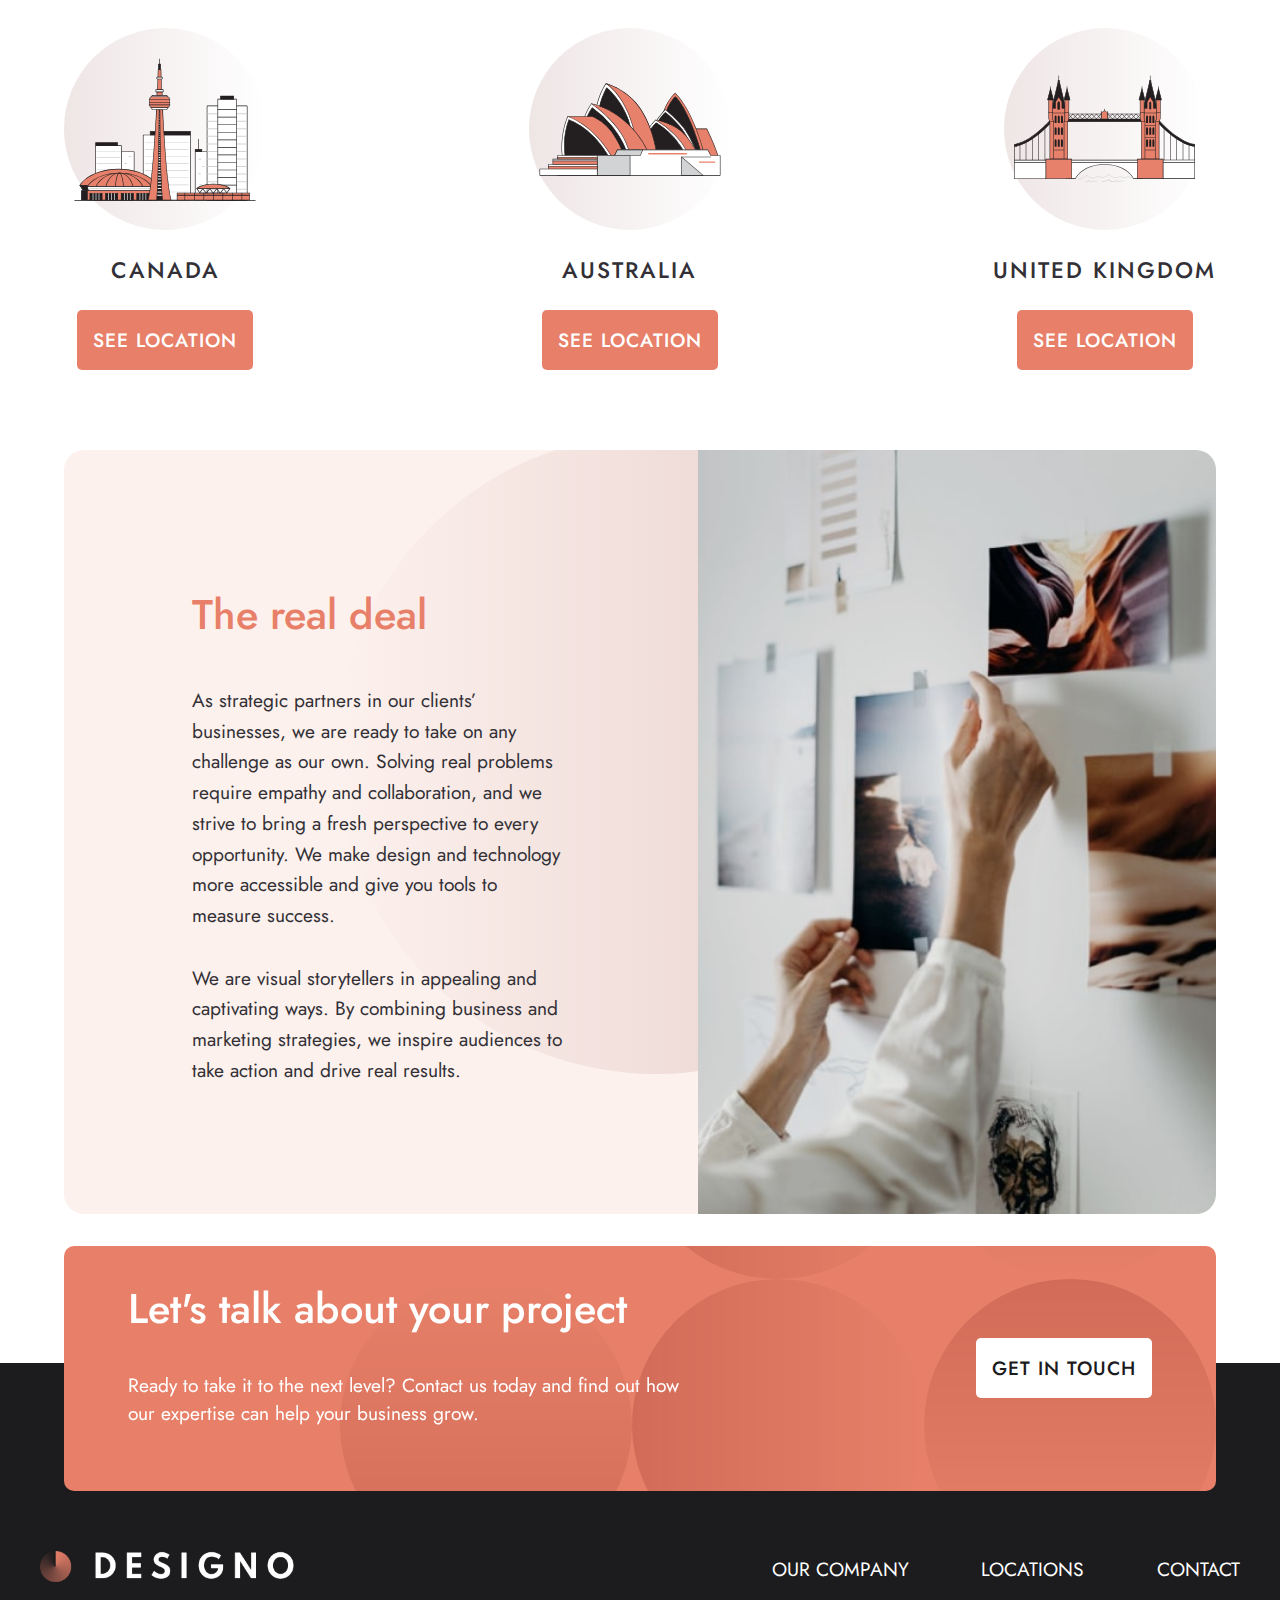
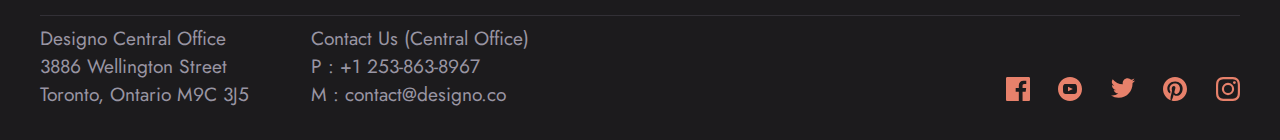
<file: starter-code/about.html>
<!DOCTYPE html>
<html lang="en">
  <head>
    <meta charset="UTF-8" />
    <meta name="viewport" content="width=device-width, initial-scale=1.0" />

    <link
      rel="icon"
      type="image/png"
      sizes="32x32"
      href="./assets/favicon-32x32.png"
    />
    <link rel="stylesheet" href="style.css" />
    <title>Frontend Mentor | Designo Agency Website Challenge</title>
  </head>
  <body>
    <nav class="container">
      <div class="nav-logo">
        <a href="index.html">
          <img src="assets/shared/desktop/logo-dark.png" alt="designo logo" />
        </a>
      </div>
      <div class="nav-toggler">
        <span class="nav-line"></span>
      </div>
      <ul class="nav-list">
        <li class="nav-list-item"><a href="about.html">Our company</a></li>
        <li class="nav-list-item"><a href="locations.html">Locations</a></li>
        <li class="nav-list-item"><a href="contact.html">Contact</a></li>
      </ul>
    </nav>
    <main>
      <div class="about about-card container">
        <div class="about-card-image">
          <picture>
            <source
              srcset="assets/about/desktop/image-about-hero.jpg"
              media="(min-width: 1100px)"
            />
            <source
              srcset="assets/about/tablet/image-about-hero.jpg"
              media="(min-width: 700px)"
            />
            <img src="assets/about/mobile/image-about-hero.jpg" />
          </picture>
        </div>
        <div class="about-card-body top">
          <h2 class="about-card-header">About us</h2>
          <p class="about-card-text">
            Founded in 2010, we are a creative agency that produces lasting
            results for our clients. We’ve partnered with many startups,
            corporations, and nonprofits alike to craft designs that make real
            impact. We’re always looking forward to creating brands, products,
            and digital experiences that connect with our clients' audiences.
          </p>
        </div>
      </div>
      <div class="talent about-card container">
        <div class="about-card-image">
          <picture>
            <source 
            srcset="assets/about/desktop/image-world-class-talent.jpg"
            media="(min-width: 1100px)">
              <source
              srcset="assets/about/tablet/image-world-class-talent.jpg"
              media="(min-width: 700px)">
               <img src="assets/about/mobile/image-world-class-talent.jpg" />
         </picture>
        </div>
        <div class="about-card-body middle light-peach">
          <h2 class="about-card-header">World-class talent</h2>
          <p class="about-card-text">
            We are a crew of strategists, problem-solvers, and technologists.
            Every design is thoughtfully crafted from concept to launch,
            ensuring success in its given market. We are constantly updating our
            skills in a myriad of platforms.
          </p>
          <p class="about-card-text">
            Our team is multi-disciplinary and we are not merely interested in
            form — content and meaning are just as important. We give great
            importance to craftsmanship, service, and prompt delivery. Clients
            have always been impressed with our high-quality outcomes that
            encapsulates their brand’s story and mission.
          </p>
        </div>
      </div>

      <div class="location-links container">
        <div class="location-box">
          <div class="location-box-image">
            <img src="assets/shared/desktop/illustration-canada.svg" alt="" />
          </div>
          <h3 class="location-box-title">Canada</h3>
          <a class="btn btn--peach" href="locations.html">See location</a>
        </div>
        <div class="location-box">
          <div class="location-box-image">
            <img
              src="assets/shared/desktop/illustration-australia.svg"
              alt=""
            />
          </div>
          <h3 class="location-box-title">Australia</h3>
          <a class="btn btn--peach" href="locations.html">See location</a>
        </div>
        <div class="location-box">
          <div class="location-box-image">
            <img
              src="assets/shared/desktop/illustration-united-kingdom.svg"
              alt=""
            />
          </div>
          <h3 class="location-box-title">United Kingdom</h3>
          <a class="btn btn--peach" href="locations.html">See location</a>
        </div>
      </div>

      <div class="real-deal about-card container">
        <div class="about-card-image">
          <picture>
             <source
              srcset="assets/about/desktop/image-real-deal.jpg"
              media="(min-width: 1100px)"
            />
            <source
              srcset="assets/about/tablet/image-real-deal.jpg"
              media="(min-width: 700px)"
            />
          
             <img src="assets/about/mobile/image-real-deal.jpg" />
          </picture>
        </div>
        <div class="about-card-body bottom light-peach">
          <h2 class="about-card-header">The real deal</h2>
          <p class="about-card-text">
            As strategic partners in our clients’ businesses, we are ready to
            take on any challenge as our own. Solving real problems require
            empathy and collaboration, and we strive to bring a fresh
            perspective to every opportunity. We make design and technology more
            accessible and give you tools to measure success.
          </p>
          <p class="about-card-text">
            We are visual storytellers in appealing and captivating ways. By
            combining business and marketing strategies, we inspire audiences to
            take action and drive real results.
          </p>
        </div>
      </div>
    </main>

    <div class="cta dark-peach container">
      <div class="cta-body">
        <h2 class="cta-header">Let's talk about your project</h2>
        <p class="cta-text">
          Ready to take it to the next level? Contact us today and find out how
          our expertise can help your business grow.
        </p>
      </div>
      <a class="btn btn--white" href="contact.html">Get in touch</a>
    </div>
    <footer>
      <div class="footer-container">
        <div class="footer-logo">
          <a href="index.html"><img src="assets/shared/desktop/logo-light.png" alt="" /></a>
        </div>
        <ul class="footer-nav-list">
          <li class="footer-nav-list-item"><a href="about.html">Our company</a></li>
          <li class="footer-nav-list-item"><a href="locations.html">Locations</a></li>
          <li class="footer-nav-list-item"><a href="contact.html">Contact</a></li>
        </ul>
        <span class="line"></span>
        <div class="footer-address">
          Designo Central Office<br />
          3886 Wellington Street<br />
          Toronto, Ontario M9C 3J5<br />
        </div>
        <div class="footer-contact">
          Contact Us (Central Office)<br />
          P : +1 253-863-8967<br />
          M : contact@designo.co<br />
        </div>
        <ul class="footer-social-list">
          <li class="footer-social-list-item">
            <a href="#" target="_blank">
              <span class="visually-hidden"
                >Visit our Facebook page(opens in a new tab)</span
              >
              <svg
                aria-hidden="true"
                focusable="false"
                width="24"
                height="24"
                xmlns="http://www.w3.org/2000/svg"
              >
                <path
                  d="M22.675 0H1.325C.593 0 0 .593 0 1.325v21.351C0 23.407.593 24 1.325 24H12.82v-9.294H9.692v-3.622h3.128V8.413c0-3.1 1.893-4.788 4.659-4.788 1.325 0 2.463.099 2.795.143v3.24l-1.918.001c-1.504 0-1.795.715-1.795 1.763v2.313h3.587l-.467 3.622h-3.12V24h6.116c.73 0 1.323-.593 1.323-1.325V1.325C24 .593 23.407 0 22.675 0z"
                  fill="#E7816B"
                  fill-rule="nonzero"
                />
              </svg>
            </a>
          </li>
          <li class="footer-social-list-item">
            <a href="#" target="_blank">
              <span class="visually-hidden"
                >Visit our YouTube page(opens in a new tab)</span
              >
              <svg
                aria-hidden="true"
                focusable="false"
                width="24"
                height="24"
                xmlns="http://www.w3.org/2000/svg"
              >
                <path
                  d="M12 0C5.373 0 0 5.373 0 12s5.373 12 12 12 12-5.373 12-12S18.627 0 12 0zm4.441 16.892c-2.102.144-6.784.144-8.883 0C5.282 16.736 5.017 15.622 5 12c.017-3.629.285-4.736 2.558-4.892 2.099-.144 6.782-.144 8.883 0C18.718 7.264 18.982 8.378 19 12c-.018 3.629-.285 4.736-2.559 4.892zM10 9.658l4.917 2.338L10 14.342V9.658z"
                  fill="#E7816B"
                  fill-rule="nonzero"
                />
              </svg>
            </a>
          </li>
          <li class="footer-social-list-item">
            <a href="#" target="_blank">
              <span class="visually-hidden"
                >Visit our Twitter page(opens in a new tab)</span
              >
              <svg
                aria-hidden="true"
                focusable="false"
                width="24"
                height="20"
                xmlns="http://www.w3.org/2000/svg"
              >
                <path
                  d="M24 2.557a9.83 9.83 0 01-2.828.775A4.932 4.932 0 0023.337.608a9.864 9.864 0 01-3.127 1.195A4.916 4.916 0 0016.616.248c-3.179 0-5.515 2.966-4.797 6.045A13.978 13.978 0 011.671 1.149a4.93 4.93 0 001.523 6.574 4.903 4.903 0 01-2.229-.616c-.054 2.281 1.581 4.415 3.949 4.89a4.935 4.935 0 01-2.224.084 4.928 4.928 0 004.6 3.419A9.9 9.9 0 010 17.54a13.94 13.94 0 007.548 2.212c9.142 0 14.307-7.721 13.995-14.646A10.025 10.025 0 0024 2.557z"
                  fill="#E7816B"
                  fill-rule="nonzero"
                />
              </svg>
            </a>
          </li>
          <li class="footer-social-list-item">
            <a href="#" target="_blank">
              <span class="visually-hidden"
                >Visit our Pintrest page(opens in a new tab)</span
              >
              <svg
                aria-hidden="true"
                focusable="false"
                width="24"
                height="24"
                xmlns="http://www.w3.org/2000/svg"
              >
                <path
                  d="M12 0C5.373 0 0 5.372 0 12c0 5.084 3.163 9.426 7.627 11.174-.105-.949-.2-2.405.042-3.441.218-.937 1.407-5.965 1.407-5.965s-.359-.719-.359-1.782c0-1.668.967-2.914 2.171-2.914 1.023 0 1.518.769 1.518 1.69 0 1.029-.655 2.568-.994 3.995-.283 1.194.599 2.169 1.777 2.169 2.133 0 3.772-2.249 3.772-5.495 0-2.873-2.064-4.882-5.012-4.882-3.414 0-5.418 2.561-5.418 5.207 0 1.031.397 2.138.893 2.738a.36.36 0 01.083.345l-.333 1.36c-.053.22-.174.267-.402.161-1.499-.698-2.436-2.889-2.436-4.649 0-3.785 2.75-7.262 7.929-7.262 4.163 0 7.398 2.967 7.398 6.931 0 4.136-2.607 7.464-6.227 7.464-1.216 0-2.359-.631-2.75-1.378l-.748 2.853c-.271 1.043-1.002 2.35-1.492 3.146C9.57 23.812 10.763 24 12 24c6.627 0 12-5.373 12-12 0-6.628-5.373-12-12-12z"
                  fill="#E7816B"
                  fill-rule="nonzero"
                />
              </svg>
            </a>
          </li>
          <li class="footer-social-list-item">
            <a href="#" target="_blank">
              <span class="visually-hidden"
                >Visit our Instagram page(opens in a new tab)</span
              >
              <svg
                aria-hidden="true"
                focusable="false"
                width="24"
                height="24"
                xmlns="http://www.w3.org/2000/svg"
              >
                <path
                  d="M12 2.163c3.204 0 3.584.012 4.85.07 3.252.148 4.771 1.691 4.919 4.919.058 1.265.069 1.645.069 4.849 0 3.205-.012 3.584-.069 4.849-.149 3.225-1.664 4.771-4.919 4.919-1.266.058-1.644.07-4.85.07-3.204 0-3.584-.012-4.849-.07-3.26-.149-4.771-1.699-4.919-4.92-.058-1.265-.07-1.644-.07-4.849 0-3.204.013-3.583.07-4.849.149-3.227 1.664-4.771 4.919-4.919 1.266-.057 1.645-.069 4.849-.069zM12 0C8.741 0 8.333.014 7.053.072 2.695.272.273 2.69.073 7.052.014 8.333 0 8.741 0 12c0 3.259.014 3.668.072 4.948.2 4.358 2.618 6.78 6.98 6.98C8.333 23.986 8.741 24 12 24c3.259 0 3.668-.014 4.948-.072 4.354-.2 6.782-2.618 6.979-6.98.059-1.28.073-1.689.073-4.948 0-3.259-.014-3.667-.072-4.947-.196-4.354-2.617-6.78-6.979-6.98C15.668.014 15.259 0 12 0zm0 5.838a6.162 6.162 0 100 12.324 6.162 6.162 0 000-12.324zM12 16a4 4 0 110-8 4 4 0 010 8zm6.406-11.845a1.44 1.44 0 100 2.881 1.44 1.44 0 000-2.881z"
                  fill="#E7816B"
                  fill-rule="nonzero"
                />
              </svg>
            </a>
          </li>
        </ul>
      </div>
    </footer>
    <script src="script.js"></script>
  </body>
</html>
</file>
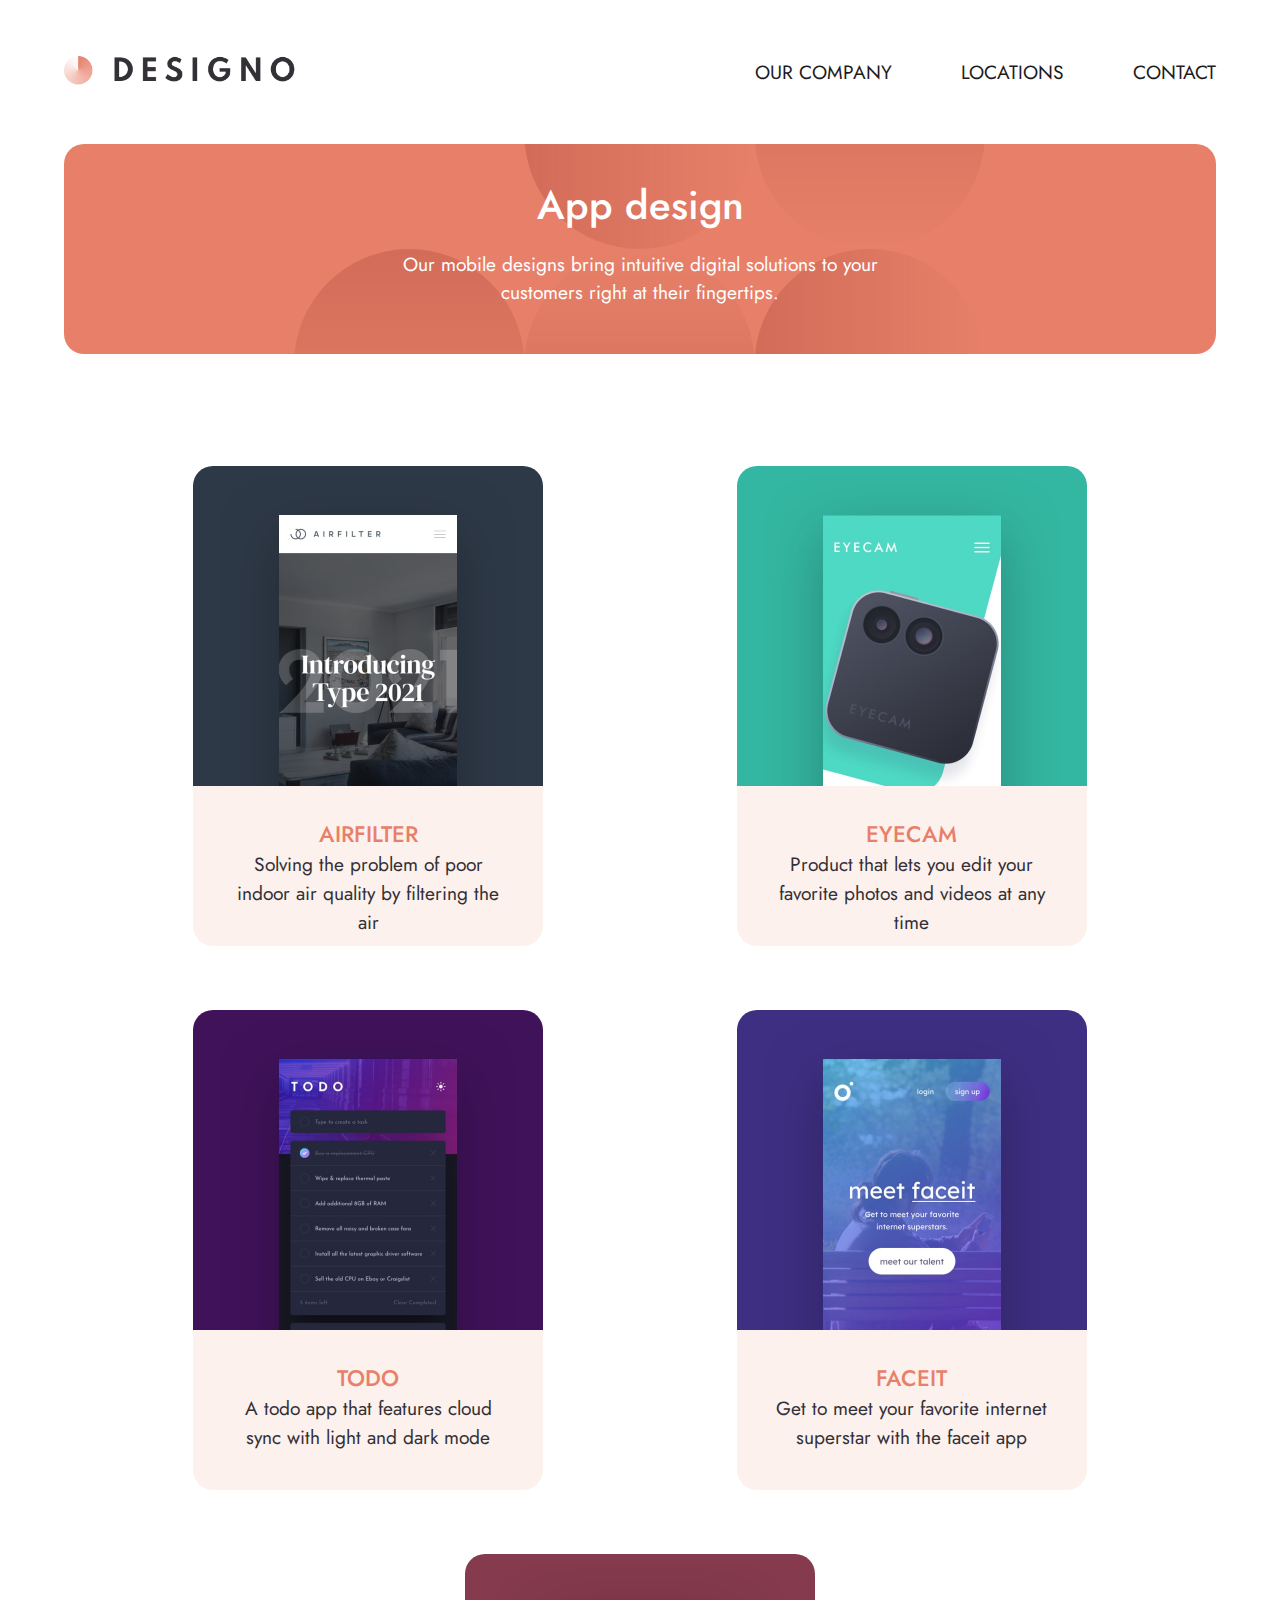
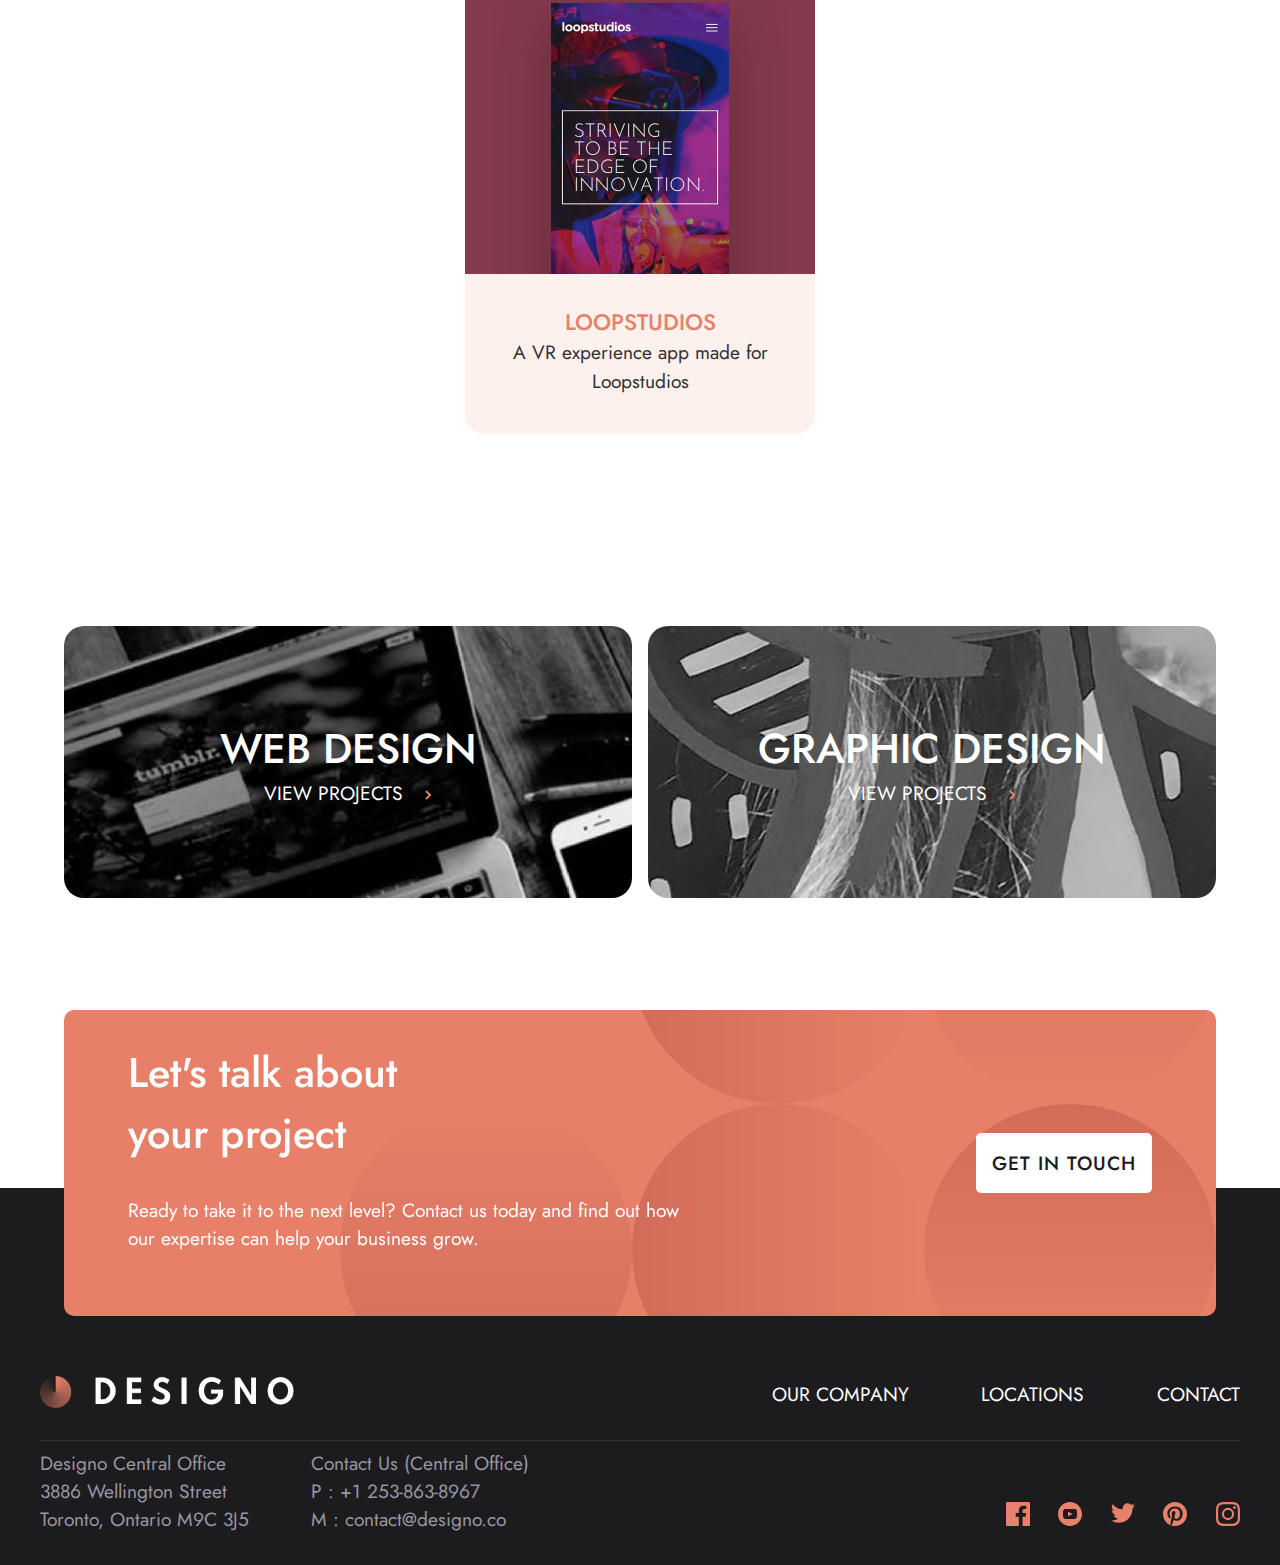
<file: starter-code/app-design.html>
<!DOCTYPE html>
<html lang="en">
  <head>
    <meta charset="UTF-8" />
    <meta name="viewport" content="width=device-width, initial-scale=1.0" />

    <link
      rel="icon"
      type="image/png"
      sizes="32x32"
      href="./assets/favicon-32x32.png"
    />
    <link rel="stylesheet" href="style.css" />

    <title>Frontend Mentor | Designo Agency Website Challenge</title>
  </head>
  <body>
    <nav class="container">
      <div class="nav-logo">
        <a href="index.html">
          <img src="assets/shared/desktop/logo-dark.png" alt="designo logo" />
        </a>
      </div>
     <div class="nav-toggler">
        <span class="nav-line"></span>
      </div>
      <ul class="nav-list">
        <li class="nav-list-item"><a href="about.html">Our company</a></li>
        <li class="nav-list-item"><a href="locations.html">Locations</a></li>
        <li class="nav-list-item"><a href="contact.html">Contact</a></li>
      </ul>
    </nav>
    <div class="title-card dark-peach container">
      <!-- <img src="assets/shared/desktop/bg-pattern-three-circles.svg"> -->
      <h2 class="title-card-header">App design</h2>
      <p class="title-card-text">
        Our mobile designs bring intuitive digital solutions to your customers
        right at their fingertips.
      </p>
    </div>

    <div class="project-cards container">
      <div class="project-card">
        <div class="project-card-image">
          <img src="assets/app-design/desktop/image-airfilter.jpg" alt="">
        </div>
        <div class="project-card-body">
          <h3 class="project-card-header">Airfilter</h3>
          <p class="project-card-text">
            Solving the problem of poor indoor air quality by filtering the air
          </p>
        </div>
      </div>
      <div class="project-card">
        <div class="project-card-image">
          <img src="assets/app-design/desktop/image-eyecam.jpg" alt="">
        </div>
        <div class="project-card-body">
          <h3 class="project-card-header">Eyecam</h3>
          <p class="project-card-text">
            Product that lets you edit your favorite photos and videos at any time
          </p>
        </div>
      </div>
      <div class="project-card">
        <div class="project-card-image">
          <img src="assets/app-design/desktop/image-todo.jpg" alt="">
        </div>
        <div class="project-card-body">
          <h3 class="project-card-header">Todo</h3>
          <p class="project-card-text">
            A todo app that features cloud sync with light and dark mode
          </p>
        </div>
      </div>
      <div class="project-card">
        <div class="project-card-image">
          <img src="assets/app-design/desktop/image-faceit.jpg" alt="">
        </div>
        <div class="project-card-body">
          <h3 class="project-card-header">Faceit</h3>
          <p class="project-card-text">
            Get to meet your favorite internet superstar with the faceit app
          </p>
        </div>
      </div>
      <div class="project-card">
        <div class="project-card-image">
          <img src="assets/app-design/desktop/image-loopstudios.jpg" alt="">
        </div>
        <div class="project-card-body">
          <h3 class="project-card-header">Loopstudios</h3>
          <p class="project-card-text">
            A VR experience app made for Loopstudios
          </p>
        </div>
      </div>
    </div>
        <section class="linking-cards linking-cards-two container">
           <div class="linking-card linking-card-two web">
            <h2 class="linking-card-header">Web design</h2>
            <a class="linking-card-link" href="web-design.html">View projects <span><img src="assets/shared/desktop/icon-right-arrow.svg" alt=""></span></a>
          </div>
          <div class="linking-card linking-card-two design">
            <h2 class="linking-card-header">Graphic design</h2>
            <a class="linking-card-link" href="graphic-design.html">View projects <span><img src="assets/shared/desktop/icon-right-arrow.svg" alt=""></span></a>
          </div>
      </section>

 <div class="cta dark-peach container">
      <div class="cta-body">
        <h2 class="cta-header">Let's talk about<br> your project</h2>
        <p class="cta-text">
          Ready to take it to the next level? Contact us today and find out how
          our expertise can help your business grow.
        </p>
      </div>
      <a class="btn btn--white" href="contact.html">Get in touch</a>
    </div>
    <footer>
      <div class="footer-container">
        <div class="footer-logo">
          <a href="index.html"><img src="assets/shared/desktop/logo-light.png" alt="" /></a>
        </div>
        <ul class="footer-nav-list">
          <li class="footer-nav-list-item"><a href="about.html">Our company</a></li>
          <li class="footer-nav-list-item"><a href="locations.html">Locations</a></li>
          <li class="footer-nav-list-item"><a href="contact.html">Contact</a></li>
        </ul>
        <span class="line"></span>
        <div class="footer-address">
          Designo Central Office<br />
          3886 Wellington Street<br />
          Toronto, Ontario M9C 3J5<br />
        </div>
        <div class="footer-contact">
          Contact Us (Central Office)<br />
          P : +1 253-863-8967<br />
          M : contact@designo.co<br />
        </div>
        <ul class="footer-social-list">
          <li class="footer-social-list-item">
            <a href="#" target="_blank">
              <span class="visually-hidden"
                >Visit our Facebook page(opens in a new tab)</span
              >
              <svg
                aria-hidden="true"
                focusable="false"
                width="24"
                height="24"
                xmlns="http://www.w3.org/2000/svg"
              >
                <path
                  d="M22.675 0H1.325C.593 0 0 .593 0 1.325v21.351C0 23.407.593 24 1.325 24H12.82v-9.294H9.692v-3.622h3.128V8.413c0-3.1 1.893-4.788 4.659-4.788 1.325 0 2.463.099 2.795.143v3.24l-1.918.001c-1.504 0-1.795.715-1.795 1.763v2.313h3.587l-.467 3.622h-3.12V24h6.116c.73 0 1.323-.593 1.323-1.325V1.325C24 .593 23.407 0 22.675 0z"
                  fill="#E7816B"
                  fill-rule="nonzero"
                />
              </svg>
            </a>
          </li>
          <li class="footer-social-list-item">
            <a href="#" target="_blank">
              <span class="visually-hidden"
                >Visit our YouTube page(opens in a new tab)</span
              >
              <svg
                aria-hidden="true"
                focusable="false"
                width="24"
                height="24"
                xmlns="http://www.w3.org/2000/svg"
              >
                <path
                  d="M12 0C5.373 0 0 5.373 0 12s5.373 12 12 12 12-5.373 12-12S18.627 0 12 0zm4.441 16.892c-2.102.144-6.784.144-8.883 0C5.282 16.736 5.017 15.622 5 12c.017-3.629.285-4.736 2.558-4.892 2.099-.144 6.782-.144 8.883 0C18.718 7.264 18.982 8.378 19 12c-.018 3.629-.285 4.736-2.559 4.892zM10 9.658l4.917 2.338L10 14.342V9.658z"
                  fill="#E7816B"
                  fill-rule="nonzero"
                />
              </svg>
            </a>
          </li>
          <li class="footer-social-list-item">
            <a href="#" target="_blank">
              <span class="visually-hidden"
                >Visit our Twitter page(opens in a new tab)</span
              >
              <svg
                aria-hidden="true"
                focusable="false"
                width="24"
                height="20"
                xmlns="http://www.w3.org/2000/svg"
              >
                <path
                  d="M24 2.557a9.83 9.83 0 01-2.828.775A4.932 4.932 0 0023.337.608a9.864 9.864 0 01-3.127 1.195A4.916 4.916 0 0016.616.248c-3.179 0-5.515 2.966-4.797 6.045A13.978 13.978 0 011.671 1.149a4.93 4.93 0 001.523 6.574 4.903 4.903 0 01-2.229-.616c-.054 2.281 1.581 4.415 3.949 4.89a4.935 4.935 0 01-2.224.084 4.928 4.928 0 004.6 3.419A9.9 9.9 0 010 17.54a13.94 13.94 0 007.548 2.212c9.142 0 14.307-7.721 13.995-14.646A10.025 10.025 0 0024 2.557z"
                  fill="#E7816B"
                  fill-rule="nonzero"
                />
              </svg>
            </a>
          </li>
          <li class="footer-social-list-item">
            <a href="#" target="_blank">
              <span class="visually-hidden"
                >Visit our Pintrest page(opens in a new tab)</span
              >
              <svg
                aria-hidden="true"
                focusable="false"
                width="24"
                height="24"
                xmlns="http://www.w3.org/2000/svg"
              >
                <path
                  d="M12 0C5.373 0 0 5.372 0 12c0 5.084 3.163 9.426 7.627 11.174-.105-.949-.2-2.405.042-3.441.218-.937 1.407-5.965 1.407-5.965s-.359-.719-.359-1.782c0-1.668.967-2.914 2.171-2.914 1.023 0 1.518.769 1.518 1.69 0 1.029-.655 2.568-.994 3.995-.283 1.194.599 2.169 1.777 2.169 2.133 0 3.772-2.249 3.772-5.495 0-2.873-2.064-4.882-5.012-4.882-3.414 0-5.418 2.561-5.418 5.207 0 1.031.397 2.138.893 2.738a.36.36 0 01.083.345l-.333 1.36c-.053.22-.174.267-.402.161-1.499-.698-2.436-2.889-2.436-4.649 0-3.785 2.75-7.262 7.929-7.262 4.163 0 7.398 2.967 7.398 6.931 0 4.136-2.607 7.464-6.227 7.464-1.216 0-2.359-.631-2.75-1.378l-.748 2.853c-.271 1.043-1.002 2.35-1.492 3.146C9.57 23.812 10.763 24 12 24c6.627 0 12-5.373 12-12 0-6.628-5.373-12-12-12z"
                  fill="#E7816B"
                  fill-rule="nonzero"
                />
              </svg>
            </a>
          </li>
          <li class="footer-social-list-item">
            <a href="#" target="_blank">
              <span class="visually-hidden"
                >Visit our Instagram page(opens in a new tab)</span
              >
              <svg
                aria-hidden="true"
                focusable="false"
                width="24"
                height="24"
                xmlns="http://www.w3.org/2000/svg"
              >
                <path
                  d="M12 2.163c3.204 0 3.584.012 4.85.07 3.252.148 4.771 1.691 4.919 4.919.058 1.265.069 1.645.069 4.849 0 3.205-.012 3.584-.069 4.849-.149 3.225-1.664 4.771-4.919 4.919-1.266.058-1.644.07-4.85.07-3.204 0-3.584-.012-4.849-.07-3.26-.149-4.771-1.699-4.919-4.92-.058-1.265-.07-1.644-.07-4.849 0-3.204.013-3.583.07-4.849.149-3.227 1.664-4.771 4.919-4.919 1.266-.057 1.645-.069 4.849-.069zM12 0C8.741 0 8.333.014 7.053.072 2.695.272.273 2.69.073 7.052.014 8.333 0 8.741 0 12c0 3.259.014 3.668.072 4.948.2 4.358 2.618 6.78 6.98 6.98C8.333 23.986 8.741 24 12 24c3.259 0 3.668-.014 4.948-.072 4.354-.2 6.782-2.618 6.979-6.98.059-1.28.073-1.689.073-4.948 0-3.259-.014-3.667-.072-4.947-.196-4.354-2.617-6.78-6.979-6.98C15.668.014 15.259 0 12 0zm0 5.838a6.162 6.162 0 100 12.324 6.162 6.162 0 000-12.324zM12 16a4 4 0 110-8 4 4 0 010 8zm6.406-11.845a1.44 1.44 0 100 2.881 1.44 1.44 0 000-2.881z"
                  fill="#E7816B"
                  fill-rule="nonzero"
                />
              </svg>
            </a>
          </li>
        </ul>
      </div>
    </footer>
    <script src="script.js"></script>
  </body>
</html>
</file>
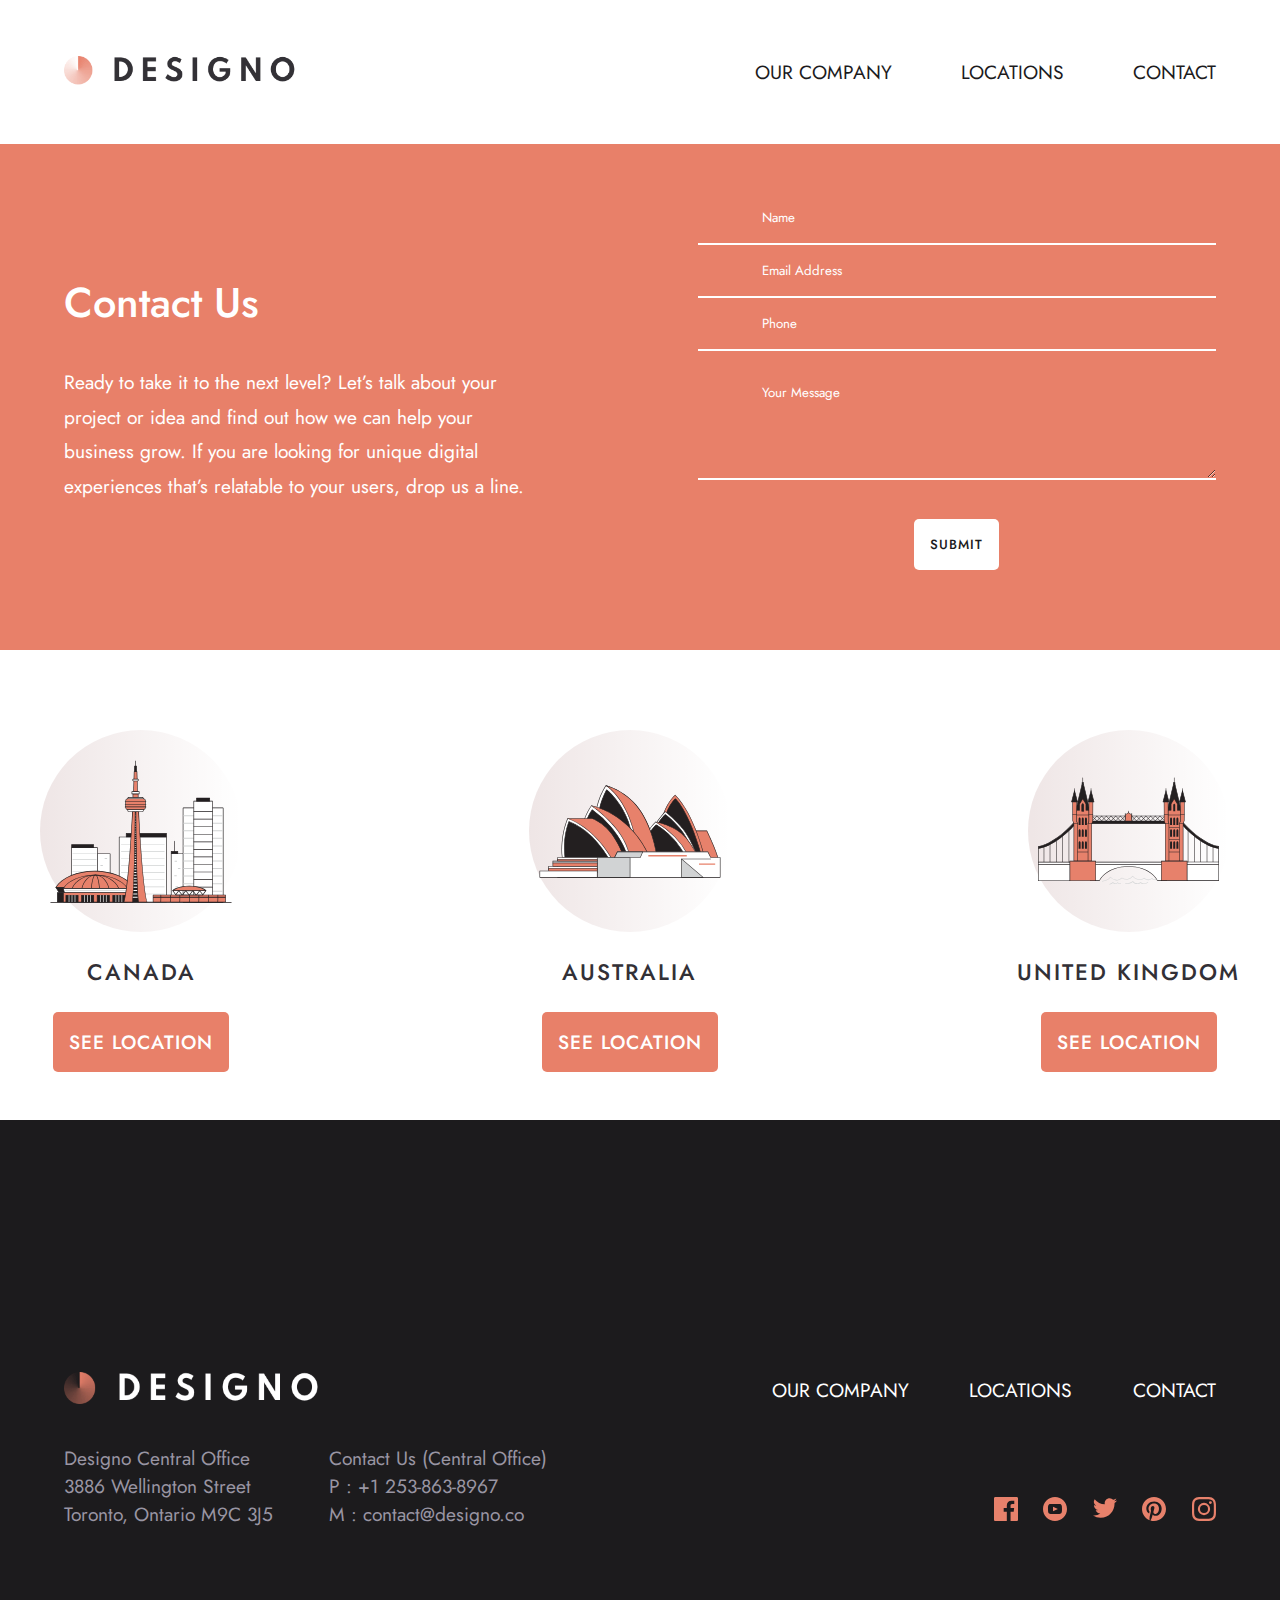
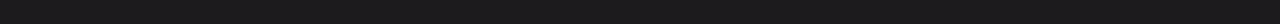
<file: starter-code/contact.html>
<!DOCTYPE html>
<html lang="en">
<head>
  <meta charset="UTF-8">
  <meta name="viewport" content="width=device-width, initial-scale=1.0">

  <link rel="icon" type="image/png" sizes="32x32" href="./assets/favicon-32x32.png">
  <link rel="stylesheet" href="style.css">
  <title>Frontend Mentor | Designo Agency Website Challenge</title>
</head>
<body>
    <nav class="container">
      <div class="nav-logo">
        <a href="index.html">
        <img src="assets/shared/desktop/logo-dark.png" alt="designo logo">
        </a>
      </div>
     <div class="nav-toggler">
        <span class="nav-line"></span>
      </div>
      <ul class="nav-list">
       <li class="nav-list-item"><a href="about.html">Our company</a></li>
       <li class="nav-list-item"><a href="locations.html">Locations</a></li>
       <li class="nav-list-item"><a href="contact.html">Contact</a></li>
      </ul>
    </nav>
  <div class="contact dark-peach">
    <div class="container">
      <div class="contact-body">
        <h2 class="contact-header">
          Contact Us
        </h2>
        <p class="contact-text">
          Ready to take it to the next level? Let’s talk about your project or idea and find out how 
        we can help your business grow. If you are looking for unique digital experiences that’s 
        relatable to your users, drop us a line.
        </p>
      </div>
      <form action="" class="contact-form">
        <div class="input-wrapper">
          <label class="visually-hidden" for="name">Name</label>
          <input type="text" name="name" id="name" placeholder="Name">
          <small class="error-message"></small>
        </div>
        <div class="input-wrapper">
          <label class="visually-hidden" for="email">Email</label>
          <input type="email" name="email" id="email" placeholder="Email Address">
          <small class="error-message"></small>
        </div>
        <div class="input-wrapper">
          <label class="visually-hidden" for="phone">Phone number</label>
          <input type="text" name="phone" id="phone" placeholder="Phone">
          <small class="error-message"></small>
        </div>
        <div class="input-wrapper">
          <label class="visually-hidden" for="textarea">Type your message here</label>
          <textarea name="message" id="textarea" placeholder="Your Message" rows="5"></textarea>
          <small class="error-message"></small>
        </div>
        <button type="submit" class="btn btn-contact btn--white">Submit</button>
      </form>
    </div>
  </div>

 <div class="location-links">
    <div class="location-box">
        <div class="location-box-image">
          <img src="assets/shared/desktop/illustration-canada.svg" alt="Toronto skyline">
        </div>
        <h3 class="location-box-title">Canada</h3>
        <a class="btn btn--peach" href="locations.html">See location</a>
    </div>
    <div class="location-box">
        <div class="location-box-image">
          <img src="assets/shared/desktop/illustration-australia.svg" alt="Sydney Opera House">
        </div>
        <h3 class="location-box-title">
          Australia
        </h3>
    <a class="btn btn--peach" href="locations.html">See location</a>
    </div>
    <div class="location-box">
       <div class="location-box-image">
          <img src="assets/shared/desktop/illustration-united-kingdom.svg" alt="London Bridge">
        </div>
        <h3 class="location-box-title">
          United Kingdom
        </h3>
    <a class="btn btn--peach" href="locations.html">See location</a>
    </div>
  </div>

    <footer id="footer-contact">
      <div class="footer-container">
        <div class="footer-logo">
          <a href="index.html"><img src="assets/shared/desktop/logo-light.png" alt="" /></a>
        </div>
        <ul class="footer-nav-list">
          <li class="footer-nav-list-item"><a href="about.html">Our company</a></li>
          <li class="footer-nav-list-item"><a href="locations.html">Locations</a></li>
          <li class="footer-nav-list-item"><a href="contact.html">Contact</a></li>
        </ul>
        <div class="footer-address">
          Designo Central Office<br />
          3886 Wellington Street<br />
          Toronto, Ontario M9C 3J5<br />
        </div>
        <div class="footer-contact">
          Contact Us (Central Office)<br />
          P : +1 253-863-8967<br />
          M : contact@designo.co<br />
        </div>
        <ul class="footer-social-list">
          <li class="footer-social-list-item">
            <a href="#" target="_blank">
              <span class="visually-hidden"
                >Visit our Facebook page(opens in a new tab)</span
              >
              <svg
                aria-hidden="true"
                focusable="false"
                width="24"
                height="24"
                xmlns="http://www.w3.org/2000/svg"
              >
                <path
                  d="M22.675 0H1.325C.593 0 0 .593 0 1.325v21.351C0 23.407.593 24 1.325 24H12.82v-9.294H9.692v-3.622h3.128V8.413c0-3.1 1.893-4.788 4.659-4.788 1.325 0 2.463.099 2.795.143v3.24l-1.918.001c-1.504 0-1.795.715-1.795 1.763v2.313h3.587l-.467 3.622h-3.12V24h6.116c.73 0 1.323-.593 1.323-1.325V1.325C24 .593 23.407 0 22.675 0z"
                  fill="#E7816B"
                  fill-rule="nonzero"
                />
              </svg>
            </a>
          </li>
          <li class="footer-social-list-item">
            <a href="#" target="_blank">
              <span class="visually-hidden"
                >Visit our YouTube page(opens in a new tab)</span
              >
              <svg
                aria-hidden="true"
                focusable="false"
                width="24"
                height="24"
                xmlns="http://www.w3.org/2000/svg"
              >
                <path
                  d="M12 0C5.373 0 0 5.373 0 12s5.373 12 12 12 12-5.373 12-12S18.627 0 12 0zm4.441 16.892c-2.102.144-6.784.144-8.883 0C5.282 16.736 5.017 15.622 5 12c.017-3.629.285-4.736 2.558-4.892 2.099-.144 6.782-.144 8.883 0C18.718 7.264 18.982 8.378 19 12c-.018 3.629-.285 4.736-2.559 4.892zM10 9.658l4.917 2.338L10 14.342V9.658z"
                  fill="#E7816B"
                  fill-rule="nonzero"
                />
              </svg>
            </a>
          </li>
          <li class="footer-social-list-item">
            <a href="#" target="_blank">
              <span class="visually-hidden"
                >Visit our Twitter page(opens in a new tab)</span
              >
              <svg
                aria-hidden="true"
                focusable="false"
                width="24"
                height="20"
                xmlns="http://www.w3.org/2000/svg"
              >
                <path
                  d="M24 2.557a9.83 9.83 0 01-2.828.775A4.932 4.932 0 0023.337.608a9.864 9.864 0 01-3.127 1.195A4.916 4.916 0 0016.616.248c-3.179 0-5.515 2.966-4.797 6.045A13.978 13.978 0 011.671 1.149a4.93 4.93 0 001.523 6.574 4.903 4.903 0 01-2.229-.616c-.054 2.281 1.581 4.415 3.949 4.89a4.935 4.935 0 01-2.224.084 4.928 4.928 0 004.6 3.419A9.9 9.9 0 010 17.54a13.94 13.94 0 007.548 2.212c9.142 0 14.307-7.721 13.995-14.646A10.025 10.025 0 0024 2.557z"
                  fill="#E7816B"
                  fill-rule="nonzero"
                />
              </svg>
            </a>
          </li>
          <li class="footer-social-list-item">
            <a href="#" target="_blank">
              <span class="visually-hidden"
                >Visit our Pintrest page(opens in a new tab)</span
              >
              <svg
                aria-hidden="true"
                focusable="false"
                width="24"
                height="24"
                xmlns="http://www.w3.org/2000/svg"
              >
                <path
                  d="M12 0C5.373 0 0 5.372 0 12c0 5.084 3.163 9.426 7.627 11.174-.105-.949-.2-2.405.042-3.441.218-.937 1.407-5.965 1.407-5.965s-.359-.719-.359-1.782c0-1.668.967-2.914 2.171-2.914 1.023 0 1.518.769 1.518 1.69 0 1.029-.655 2.568-.994 3.995-.283 1.194.599 2.169 1.777 2.169 2.133 0 3.772-2.249 3.772-5.495 0-2.873-2.064-4.882-5.012-4.882-3.414 0-5.418 2.561-5.418 5.207 0 1.031.397 2.138.893 2.738a.36.36 0 01.083.345l-.333 1.36c-.053.22-.174.267-.402.161-1.499-.698-2.436-2.889-2.436-4.649 0-3.785 2.75-7.262 7.929-7.262 4.163 0 7.398 2.967 7.398 6.931 0 4.136-2.607 7.464-6.227 7.464-1.216 0-2.359-.631-2.75-1.378l-.748 2.853c-.271 1.043-1.002 2.35-1.492 3.146C9.57 23.812 10.763 24 12 24c6.627 0 12-5.373 12-12 0-6.628-5.373-12-12-12z"
                  fill="#E7816B"
                  fill-rule="nonzero"
                />
              </svg>
            </a>
          </li>
          <li class="footer-social-list-item">
            <a href="#" target="_blank">
              <span class="visually-hidden"
                >Visit our Instagram page(opens in a new tab)</span
              >
              <svg
                aria-hidden="true"
                focusable="false"
                width="24"
                height="24"
                xmlns="http://www.w3.org/2000/svg"
              >
                <path
                  d="M12 2.163c3.204 0 3.584.012 4.85.07 3.252.148 4.771 1.691 4.919 4.919.058 1.265.069 1.645.069 4.849 0 3.205-.012 3.584-.069 4.849-.149 3.225-1.664 4.771-4.919 4.919-1.266.058-1.644.07-4.85.07-3.204 0-3.584-.012-4.849-.07-3.26-.149-4.771-1.699-4.919-4.92-.058-1.265-.07-1.644-.07-4.849 0-3.204.013-3.583.07-4.849.149-3.227 1.664-4.771 4.919-4.919 1.266-.057 1.645-.069 4.849-.069zM12 0C8.741 0 8.333.014 7.053.072 2.695.272.273 2.69.073 7.052.014 8.333 0 8.741 0 12c0 3.259.014 3.668.072 4.948.2 4.358 2.618 6.78 6.98 6.98C8.333 23.986 8.741 24 12 24c3.259 0 3.668-.014 4.948-.072 4.354-.2 6.782-2.618 6.979-6.98.059-1.28.073-1.689.073-4.948 0-3.259-.014-3.667-.072-4.947-.196-4.354-2.617-6.78-6.979-6.98C15.668.014 15.259 0 12 0zm0 5.838a6.162 6.162 0 100 12.324 6.162 6.162 0 000-12.324zM12 16a4 4 0 110-8 4 4 0 010 8zm6.406-11.845a1.44 1.44 0 100 2.881 1.44 1.44 0 000-2.881z"
                  fill="#E7816B"
                  fill-rule="nonzero"
                />
              </svg>
            </a>
          </li>
        </ul>
      </div>
    </footer>
    <script src="script.js"></script>
</body>
</html>
</file>
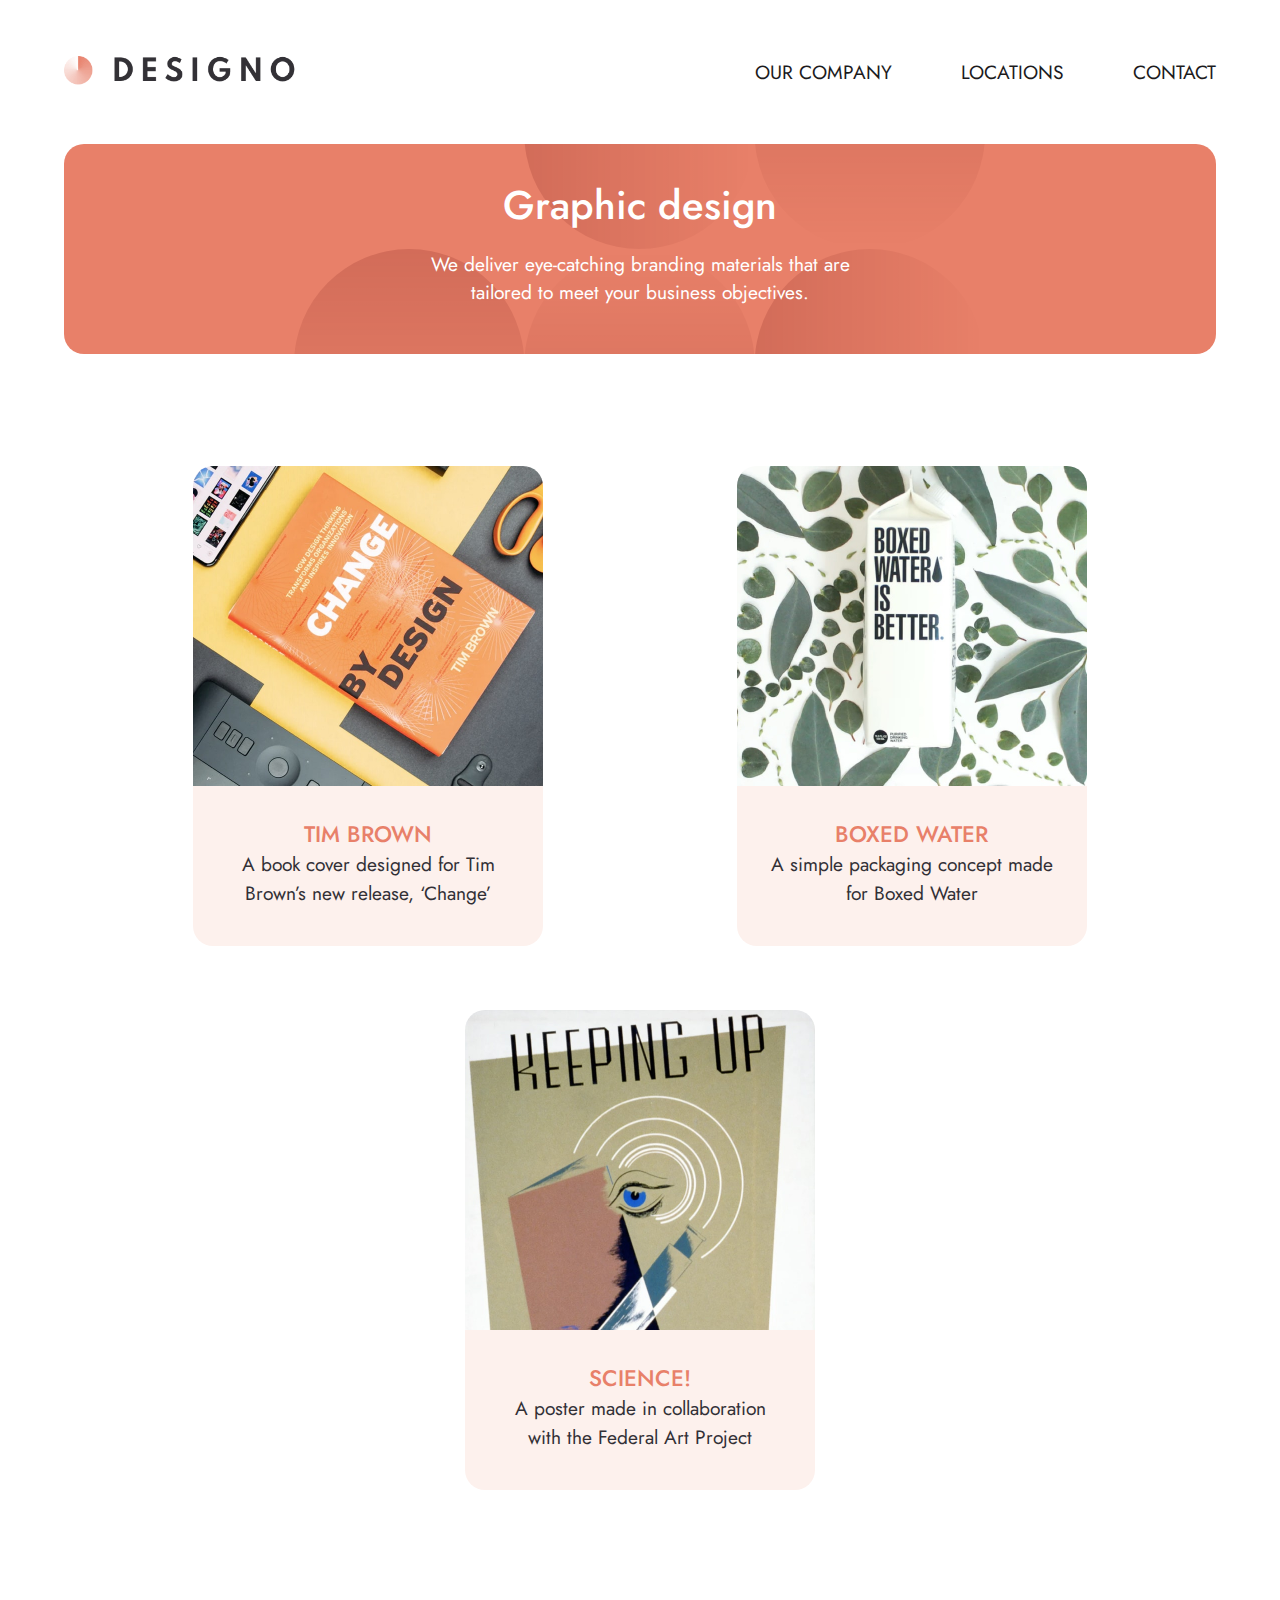
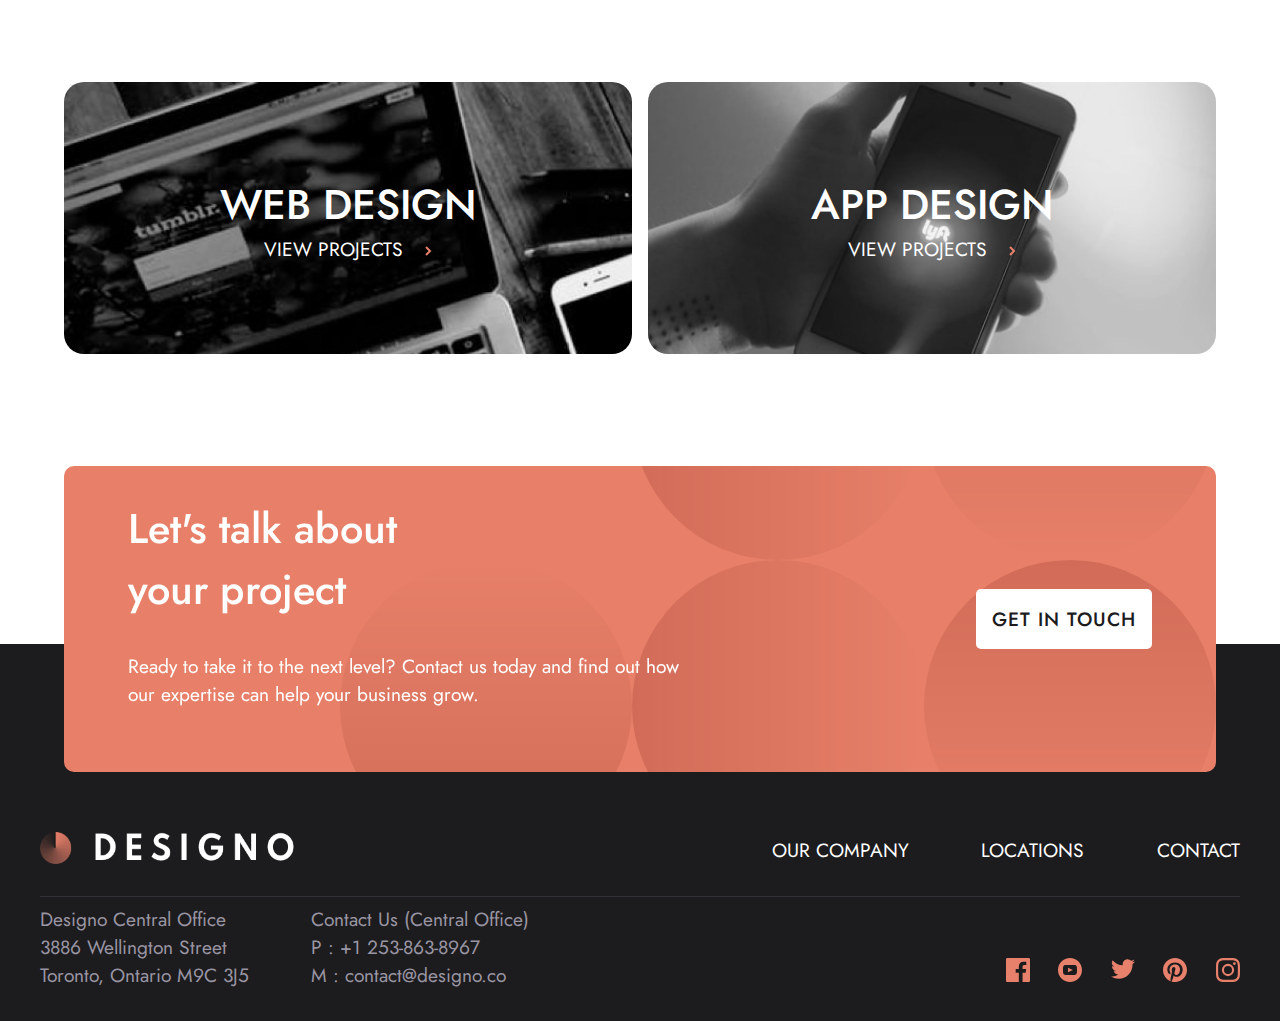
<file: starter-code/graphic-design.html>
<!DOCTYPE html>
<html lang="en">
<head>
  <meta charset="UTF-8">
  <meta name="viewport" content="width=device-width, initial-scale=1.0">

  <link rel="icon" type="image/png" sizes="32x32" href="./assets/favicon-32x32.png">
    <link rel="stylesheet" href="style.css">
  
  <title>Frontend Mentor | Designo Agency Website Challenge</title>
</head>
<body>

      <nav class="container">
      <div class="nav-logo">
        <a href="index.html">
        <img src="assets/shared/desktop/logo-dark.png" alt="designo logo">
        </a>
      </div>
     <div class="nav-toggler">
        <span class="nav-line"></span>
      </div>
      <ul class="nav-list">
       <li class="nav-list-item"><a href="about.html">Our company</a></li>
       <li class="nav-list-item"><a href="locations.html">Locations</a></li>
       <li class="nav-list-item"><a href="contact.html">Contact</a></li>
      </ul>
    </nav>

   <div class="title-card peach container">
    <h2 class="title-card-header">
   Graphic design
    </h2>
    <p class="title-card-text">
   We deliver eye-catching branding materials that are tailored to meet your business objectives.
    </p>
  </div>
   <div class="project-cards container">
     <div class="project-card">
        <div class="project-card-image">
          <img src="assets/graphic-design/desktop/image-change.jpg" alt="">
        </div>
        <div class="project-card-body">
          <h3 class="project-card-header">Tim Brown</h3>
          <p class="project-card-text">
            A book cover designed for Tim Brown’s new release, ‘Change’
          </p>
        </div>
      </div>
       <div class="project-card">
        <div class="project-card-image">
          <img src="assets/graphic-design/desktop/image-boxed-water.jpg" alt="">
        </div>
        <div class="project-card-body">
          <h3 class="project-card-header">Boxed water</h3>
          <p class="project-card-text">
           A simple packaging concept made for Boxed Water
          </p>
        </div>
      </div>
       <div class="project-card">
        <div class="project-card-image">
          <img src="assets/graphic-design/desktop/image-science.jpg" alt="">
        </div>
        <div class="project-card-body">
          <h3 class="project-card-header">Science!</h3>
          <p class="project-card-text">
             A poster made in collaboration with the Federal Art Project
          </p>
        </div>
      </div>
   </div>


     <section class="linking-cards linking-cards-two container">
          <div class="linking-card linking-card-two web">
            <h2 class="linking-card-header">Web design</h2>
            <a class="linking-card-link" href="web-design.html">View projects <span><img src="assets/shared/desktop/icon-right-arrow.svg" alt=""></span></a>
          </div>
          <div class="linking-card linking-card-two app">
            <h2 class="linking-card-header">App design</h2>
            <a class="linking-card-link" href="app-design.html">View projects <span><img src="assets/shared/desktop/icon-right-arrow.svg" alt=""></span></a>
          </div>
      </section>

  <div class="cta dark-peach container">
      <div class="cta-body">
        <h2 class="cta-header">Let's talk about<br> your project</h2>
        <p class="cta-text">
          Ready to take it to the next level? Contact us today and find out how
          our expertise can help your business grow.
        </p>
      </div>
      <a class="btn btn--white" href="contact.html">Get in touch</a>
    </div>
     <footer>
      <div class="footer-container">
        <div class="footer-logo">
          <a href="index.html"><img src="assets/shared/desktop/logo-light.png" alt="" /></a>
        </div>
        <ul class="footer-nav-list">
          <li class="footer-nav-list-item"><a href="about.html">Our company</a></li>
          <li class="footer-nav-list-item"><a href="locations.html">Locations</a></li>
          <li class="footer-nav-list-item"><a href="contact.html">Contact</a></li>
        </ul>
        <span class="line"></span>
        <div class="footer-address">
          Designo Central Office<br />
          3886 Wellington Street<br />
          Toronto, Ontario M9C 3J5<br />
        </div>
        <div class="footer-contact">
          Contact Us (Central Office)<br />
          P : +1 253-863-8967<br />
          M : contact@designo.co<br />
        </div>
        <ul class="footer-social-list">
          <li class="footer-social-list-item">
            <a href="#" target="_blank">
              <span class="visually-hidden"
                >Visit our Facebook page(opens in a new tab)</span
              >
              <svg
                aria-hidden="true"
                focusable="false"
                width="24"
                height="24"
                xmlns="http://www.w3.org/2000/svg"
              >
                <path
                  d="M22.675 0H1.325C.593 0 0 .593 0 1.325v21.351C0 23.407.593 24 1.325 24H12.82v-9.294H9.692v-3.622h3.128V8.413c0-3.1 1.893-4.788 4.659-4.788 1.325 0 2.463.099 2.795.143v3.24l-1.918.001c-1.504 0-1.795.715-1.795 1.763v2.313h3.587l-.467 3.622h-3.12V24h6.116c.73 0 1.323-.593 1.323-1.325V1.325C24 .593 23.407 0 22.675 0z"
                  fill="#E7816B"
                  fill-rule="nonzero"
                />
              </svg>
            </a>
          </li>
          <li class="footer-social-list-item">
            <a href="#" target="_blank">
              <span class="visually-hidden"
                >Visit our YouTube page(opens in a new tab)</span
              >
              <svg
                aria-hidden="true"
                focusable="false"
                width="24"
                height="24"
                xmlns="http://www.w3.org/2000/svg"
              >
                <path
                  d="M12 0C5.373 0 0 5.373 0 12s5.373 12 12 12 12-5.373 12-12S18.627 0 12 0zm4.441 16.892c-2.102.144-6.784.144-8.883 0C5.282 16.736 5.017 15.622 5 12c.017-3.629.285-4.736 2.558-4.892 2.099-.144 6.782-.144 8.883 0C18.718 7.264 18.982 8.378 19 12c-.018 3.629-.285 4.736-2.559 4.892zM10 9.658l4.917 2.338L10 14.342V9.658z"
                  fill="#E7816B"
                  fill-rule="nonzero"
                />
              </svg>
            </a>
          </li>
          <li class="footer-social-list-item">
            <a href="#" target="_blank">
              <span class="visually-hidden"
                >Visit our Twitter page(opens in a new tab)</span
              >
              <svg
                aria-hidden="true"
                focusable="false"
                width="24"
                height="20"
                xmlns="http://www.w3.org/2000/svg"
              >
                <path
                  d="M24 2.557a9.83 9.83 0 01-2.828.775A4.932 4.932 0 0023.337.608a9.864 9.864 0 01-3.127 1.195A4.916 4.916 0 0016.616.248c-3.179 0-5.515 2.966-4.797 6.045A13.978 13.978 0 011.671 1.149a4.93 4.93 0 001.523 6.574 4.903 4.903 0 01-2.229-.616c-.054 2.281 1.581 4.415 3.949 4.89a4.935 4.935 0 01-2.224.084 4.928 4.928 0 004.6 3.419A9.9 9.9 0 010 17.54a13.94 13.94 0 007.548 2.212c9.142 0 14.307-7.721 13.995-14.646A10.025 10.025 0 0024 2.557z"
                  fill="#E7816B"
                  fill-rule="nonzero"
                />
              </svg>
            </a>
          </li>
          <li class="footer-social-list-item">
            <a href="#" target="_blank">
              <span class="visually-hidden"
                >Visit our Pintrest page(opens in a new tab)</span
              >
              <svg
                aria-hidden="true"
                focusable="false"
                width="24"
                height="24"
                xmlns="http://www.w3.org/2000/svg"
              >
                <path
                  d="M12 0C5.373 0 0 5.372 0 12c0 5.084 3.163 9.426 7.627 11.174-.105-.949-.2-2.405.042-3.441.218-.937 1.407-5.965 1.407-5.965s-.359-.719-.359-1.782c0-1.668.967-2.914 2.171-2.914 1.023 0 1.518.769 1.518 1.69 0 1.029-.655 2.568-.994 3.995-.283 1.194.599 2.169 1.777 2.169 2.133 0 3.772-2.249 3.772-5.495 0-2.873-2.064-4.882-5.012-4.882-3.414 0-5.418 2.561-5.418 5.207 0 1.031.397 2.138.893 2.738a.36.36 0 01.083.345l-.333 1.36c-.053.22-.174.267-.402.161-1.499-.698-2.436-2.889-2.436-4.649 0-3.785 2.75-7.262 7.929-7.262 4.163 0 7.398 2.967 7.398 6.931 0 4.136-2.607 7.464-6.227 7.464-1.216 0-2.359-.631-2.75-1.378l-.748 2.853c-.271 1.043-1.002 2.35-1.492 3.146C9.57 23.812 10.763 24 12 24c6.627 0 12-5.373 12-12 0-6.628-5.373-12-12-12z"
                  fill="#E7816B"
                  fill-rule="nonzero"
                />
              </svg>
            </a>
          </li>
          <li class="footer-social-list-item">
            <a href="#" target="_blank">
              <span class="visually-hidden"
                >Visit our Instagram page(opens in a new tab)</span
              >
              <svg
                aria-hidden="true"
                focusable="false"
                width="24"
                height="24"
                xmlns="http://www.w3.org/2000/svg"
              >
                <path
                  d="M12 2.163c3.204 0 3.584.012 4.85.07 3.252.148 4.771 1.691 4.919 4.919.058 1.265.069 1.645.069 4.849 0 3.205-.012 3.584-.069 4.849-.149 3.225-1.664 4.771-4.919 4.919-1.266.058-1.644.07-4.85.07-3.204 0-3.584-.012-4.849-.07-3.26-.149-4.771-1.699-4.919-4.92-.058-1.265-.07-1.644-.07-4.849 0-3.204.013-3.583.07-4.849.149-3.227 1.664-4.771 4.919-4.919 1.266-.057 1.645-.069 4.849-.069zM12 0C8.741 0 8.333.014 7.053.072 2.695.272.273 2.69.073 7.052.014 8.333 0 8.741 0 12c0 3.259.014 3.668.072 4.948.2 4.358 2.618 6.78 6.98 6.98C8.333 23.986 8.741 24 12 24c3.259 0 3.668-.014 4.948-.072 4.354-.2 6.782-2.618 6.979-6.98.059-1.28.073-1.689.073-4.948 0-3.259-.014-3.667-.072-4.947-.196-4.354-2.617-6.78-6.979-6.98C15.668.014 15.259 0 12 0zm0 5.838a6.162 6.162 0 100 12.324 6.162 6.162 0 000-12.324zM12 16a4 4 0 110-8 4 4 0 010 8zm6.406-11.845a1.44 1.44 0 100 2.881 1.44 1.44 0 000-2.881z"
                  fill="#E7816B"
                  fill-rule="nonzero"
                />
              </svg>
            </a>
          </li>
        </ul>
      </div>
    </footer>
    <script src="script.js"></script>
</body>
</html>
</file>
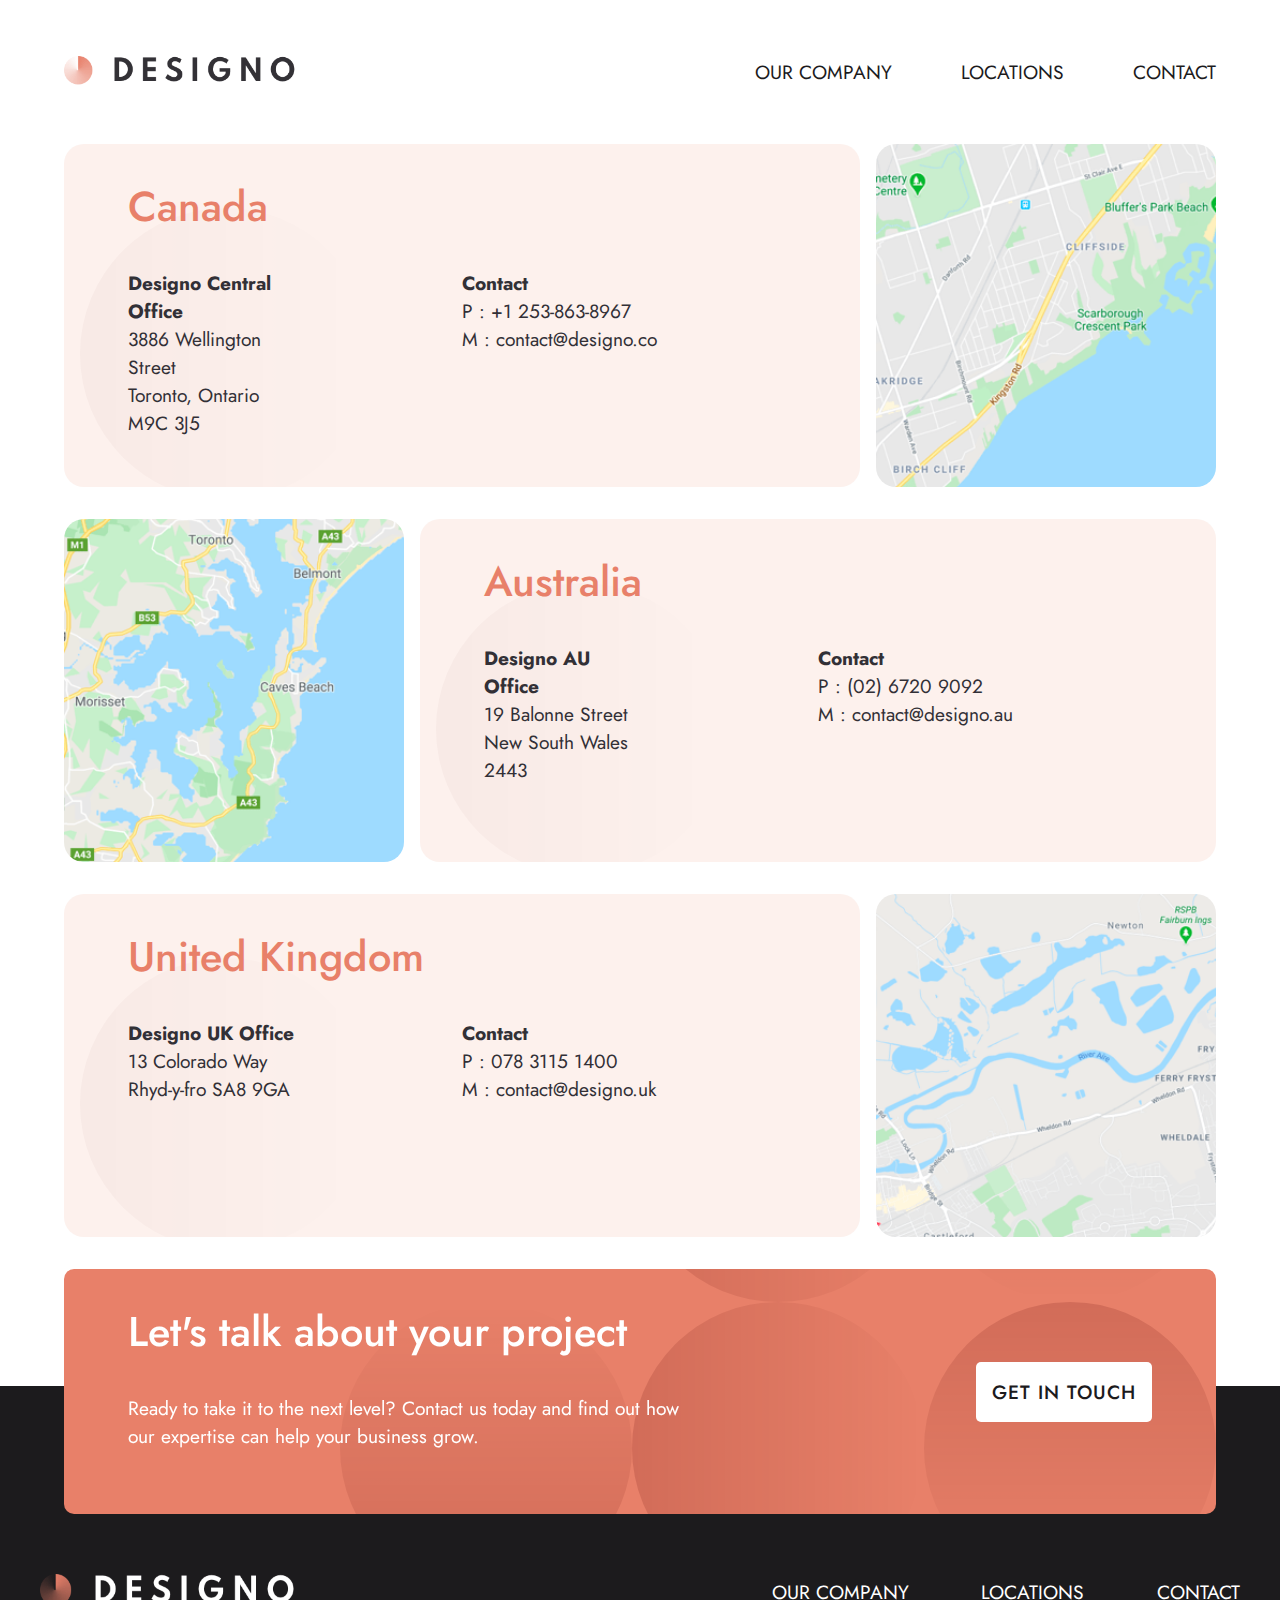
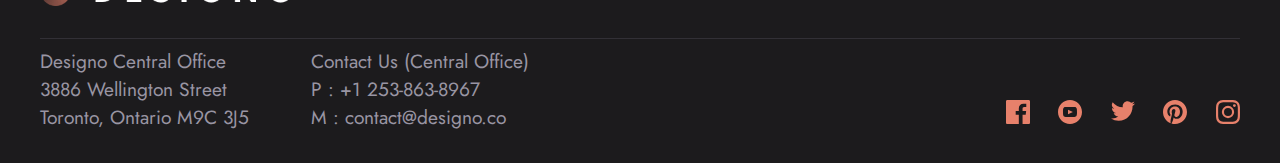
<file: starter-code/locations.html>
<!DOCTYPE html>
 <!--Coded by-->
  <!--Magda Sz-->
  <!--github.com/magdaszsz -->
<html lang="en">
  <head>
    <meta charset="UTF-8" />
    <meta name="viewport" content="width=device-width, initial-scale=1.0" />

    <link
      rel="icon"
      type="image/png"
      sizes="32x32"
      href="./assets/favicon-32x32.png"
    />
     <link rel="stylesheet" href="style.css" />
    <title>Frontend Mentor | Designo Agency Website Challenge</title>
  </head>
  <body>
      <nav class="container">
      <div class="nav-logo">
        <a href="index.html">
        <img src="assets/shared/desktop/logo-dark.png" alt="designo logo">
        </a>
      </div>
      <div class="nav-toggler">
        <span class="nav-line"></span>
      </div>
      <ul class="nav-list">
       <li class="nav-list-item"><a href="about.html">Our company</a></li>
       <li class="nav-list-item"><a href="locations.html">Locations</a></li>
       <li class="nav-list-item"><a href="contact.html">Contact</a></li>
      </ul>
    </nav>
    <div class="location-card container">
      <div class="location-card-image canada">

      </div>
      <div class="location-card-body light-peach">
        <h2 class="location-card-header">
          Canada
        </h2>
        <p class="location-card-text address">
          <b>Designo Central Office</b><br />
          3886 Wellington Street<br />
          Toronto, Ontario M9C 3J5
        </p>
        <p class="location-card-text contact">
          <b>Contact</b><br />
          P : +1 253-863-8967<br />
          M : contact@designo.co
        </p>
      </div>
    </div>

    <div class="location-card container">
      <div class="location-card-image australia">

      </div>
      <div class="location-card-body light-peach">
        <h2 class="location-card-header">
          Australia
        </h2>
        <p class="location-card-text address">
          <b>Designo AU Office</b><br />
          19 Balonne Street<br />
          New South Wales 2443
        </p>
        <p class="location-card-text contact">
          <b>Contact</b><br />
          P : (02) 6720 9092<br />
          M : contact@designo.au
        </p>
      </div>
    </div>
    <div class="location-card container">
      <div class="location-card-image uk">

      </div>
      <div class="location-card-body light-peach">
        <h2 class="location-card-header">
          United Kingdom
        </h2>
        <p class="location-card-text address">
          <b>Designo UK Office</b><br />
          13 Colorado Way<br />
          Rhyd-y-fro SA8 9GA
        </p>
        <p class="location-card-text contact">
          <b>Contact</b><br />
          P : 078 3115 1400<br />
          M : contact@designo.uk
        </p>
      </div>
    </div>


     <div class="cta dark-peach container">
      <div class="cta-body">
        <h2 class="cta-header">Let's talk about your project</h2>
        <p class="cta-text">
          Ready to take it to the next level? Contact us today and find out how
          our expertise can help your business grow.
        </p>
      </div>
      <a class="btn btn--white" href="contact.html">Get in touch</a>
    </div>
   <footer>
      <div class="footer-container">
        <div class="footer-logo">
          <a href="index.html"><img src="assets/shared/desktop/logo-light.png" alt="" /></a>
        </div>
        <ul class="footer-nav-list">
          <li class="footer-nav-list-item"><a href="about.html">Our company</a></li>
          <li class="footer-nav-list-item"><a href="locations.html">Locations</a></li>
          <li class="footer-nav-list-item"><a href="contact.html">Contact</a></li>
        </ul>
        <span class="line"></span>
        <div class="footer-address">
          Designo Central Office<br />
          3886 Wellington Street<br />
          Toronto, Ontario M9C 3J5<br />
        </div>
        <div class="footer-contact">
          Contact Us (Central Office)<br />
          P : +1 253-863-8967<br />
          M : contact@designo.co<br />
        </div>
        <ul class="footer-social-list">
          <li class="footer-social-list-item">
            <a href="#" target="_blank">
              <span class="visually-hidden"
                >Visit our Facebook page(opens in a new tab)</span
              >
              <svg
                aria-hidden="true"
                focusable="false"
                width="24"
                height="24"
                xmlns="http://www.w3.org/2000/svg"
              >
                <path
                  d="M22.675 0H1.325C.593 0 0 .593 0 1.325v21.351C0 23.407.593 24 1.325 24H12.82v-9.294H9.692v-3.622h3.128V8.413c0-3.1 1.893-4.788 4.659-4.788 1.325 0 2.463.099 2.795.143v3.24l-1.918.001c-1.504 0-1.795.715-1.795 1.763v2.313h3.587l-.467 3.622h-3.12V24h6.116c.73 0 1.323-.593 1.323-1.325V1.325C24 .593 23.407 0 22.675 0z"
                  fill="#E7816B"
                  fill-rule="nonzero"
                />
              </svg>
            </a>
          </li>
          <li class="footer-social-list-item">
            <a href="#" target="_blank">
              <span class="visually-hidden"
                >Visit our YouTube page(opens in a new tab)</span
              >
              <svg
                aria-hidden="true"
                focusable="false"
                width="24"
                height="24"
                xmlns="http://www.w3.org/2000/svg"
              >
                <path
                  d="M12 0C5.373 0 0 5.373 0 12s5.373 12 12 12 12-5.373 12-12S18.627 0 12 0zm4.441 16.892c-2.102.144-6.784.144-8.883 0C5.282 16.736 5.017 15.622 5 12c.017-3.629.285-4.736 2.558-4.892 2.099-.144 6.782-.144 8.883 0C18.718 7.264 18.982 8.378 19 12c-.018 3.629-.285 4.736-2.559 4.892zM10 9.658l4.917 2.338L10 14.342V9.658z"
                  fill="#E7816B"
                  fill-rule="nonzero"
                />
              </svg>
            </a>
          </li>
          <li class="footer-social-list-item">
            <a href="#" target="_blank">
              <span class="visually-hidden"
                >Visit our Twitter page(opens in a new tab)</span
              >
              <svg
                aria-hidden="true"
                focusable="false"
                width="24"
                height="20"
                xmlns="http://www.w3.org/2000/svg"
              >
                <path
                  d="M24 2.557a9.83 9.83 0 01-2.828.775A4.932 4.932 0 0023.337.608a9.864 9.864 0 01-3.127 1.195A4.916 4.916 0 0016.616.248c-3.179 0-5.515 2.966-4.797 6.045A13.978 13.978 0 011.671 1.149a4.93 4.93 0 001.523 6.574 4.903 4.903 0 01-2.229-.616c-.054 2.281 1.581 4.415 3.949 4.89a4.935 4.935 0 01-2.224.084 4.928 4.928 0 004.6 3.419A9.9 9.9 0 010 17.54a13.94 13.94 0 007.548 2.212c9.142 0 14.307-7.721 13.995-14.646A10.025 10.025 0 0024 2.557z"
                  fill="#E7816B"
                  fill-rule="nonzero"
                />
              </svg>
            </a>
          </li>
          <li class="footer-social-list-item">
            <a href="#" target="_blank">
              <span class="visually-hidden"
                >Visit our Pintrest page(opens in a new tab)</span
              >
              <svg
                aria-hidden="true"
                focusable="false"
                width="24"
                height="24"
                xmlns="http://www.w3.org/2000/svg"
              >
                <path
                  d="M12 0C5.373 0 0 5.372 0 12c0 5.084 3.163 9.426 7.627 11.174-.105-.949-.2-2.405.042-3.441.218-.937 1.407-5.965 1.407-5.965s-.359-.719-.359-1.782c0-1.668.967-2.914 2.171-2.914 1.023 0 1.518.769 1.518 1.69 0 1.029-.655 2.568-.994 3.995-.283 1.194.599 2.169 1.777 2.169 2.133 0 3.772-2.249 3.772-5.495 0-2.873-2.064-4.882-5.012-4.882-3.414 0-5.418 2.561-5.418 5.207 0 1.031.397 2.138.893 2.738a.36.36 0 01.083.345l-.333 1.36c-.053.22-.174.267-.402.161-1.499-.698-2.436-2.889-2.436-4.649 0-3.785 2.75-7.262 7.929-7.262 4.163 0 7.398 2.967 7.398 6.931 0 4.136-2.607 7.464-6.227 7.464-1.216 0-2.359-.631-2.75-1.378l-.748 2.853c-.271 1.043-1.002 2.35-1.492 3.146C9.57 23.812 10.763 24 12 24c6.627 0 12-5.373 12-12 0-6.628-5.373-12-12-12z"
                  fill="#E7816B"
                  fill-rule="nonzero"
                />
              </svg>
            </a>
          </li>
          <li class="footer-social-list-item">
            <a href="#" target="_blank">
              <span class="visually-hidden"
                >Visit our Instagram page(opens in a new tab)</span
              >
              <svg
                aria-hidden="true"
                focusable="false"
                width="24"
                height="24"
                xmlns="http://www.w3.org/2000/svg"
              >
                <path
                  d="M12 2.163c3.204 0 3.584.012 4.85.07 3.252.148 4.771 1.691 4.919 4.919.058 1.265.069 1.645.069 4.849 0 3.205-.012 3.584-.069 4.849-.149 3.225-1.664 4.771-4.919 4.919-1.266.058-1.644.07-4.85.07-3.204 0-3.584-.012-4.849-.07-3.26-.149-4.771-1.699-4.919-4.92-.058-1.265-.07-1.644-.07-4.849 0-3.204.013-3.583.07-4.849.149-3.227 1.664-4.771 4.919-4.919 1.266-.057 1.645-.069 4.849-.069zM12 0C8.741 0 8.333.014 7.053.072 2.695.272.273 2.69.073 7.052.014 8.333 0 8.741 0 12c0 3.259.014 3.668.072 4.948.2 4.358 2.618 6.78 6.98 6.98C8.333 23.986 8.741 24 12 24c3.259 0 3.668-.014 4.948-.072 4.354-.2 6.782-2.618 6.979-6.98.059-1.28.073-1.689.073-4.948 0-3.259-.014-3.667-.072-4.947-.196-4.354-2.617-6.78-6.979-6.98C15.668.014 15.259 0 12 0zm0 5.838a6.162 6.162 0 100 12.324 6.162 6.162 0 000-12.324zM12 16a4 4 0 110-8 4 4 0 010 8zm6.406-11.845a1.44 1.44 0 100 2.881 1.44 1.44 0 000-2.881z"
                  fill="#E7816B"
                  fill-rule="nonzero"
                />
              </svg>
            </a>
          </li>
        </ul>
      </div>
    </footer>
   
   
    <script src="script.js"></script>
  </body>
</html>
</file>
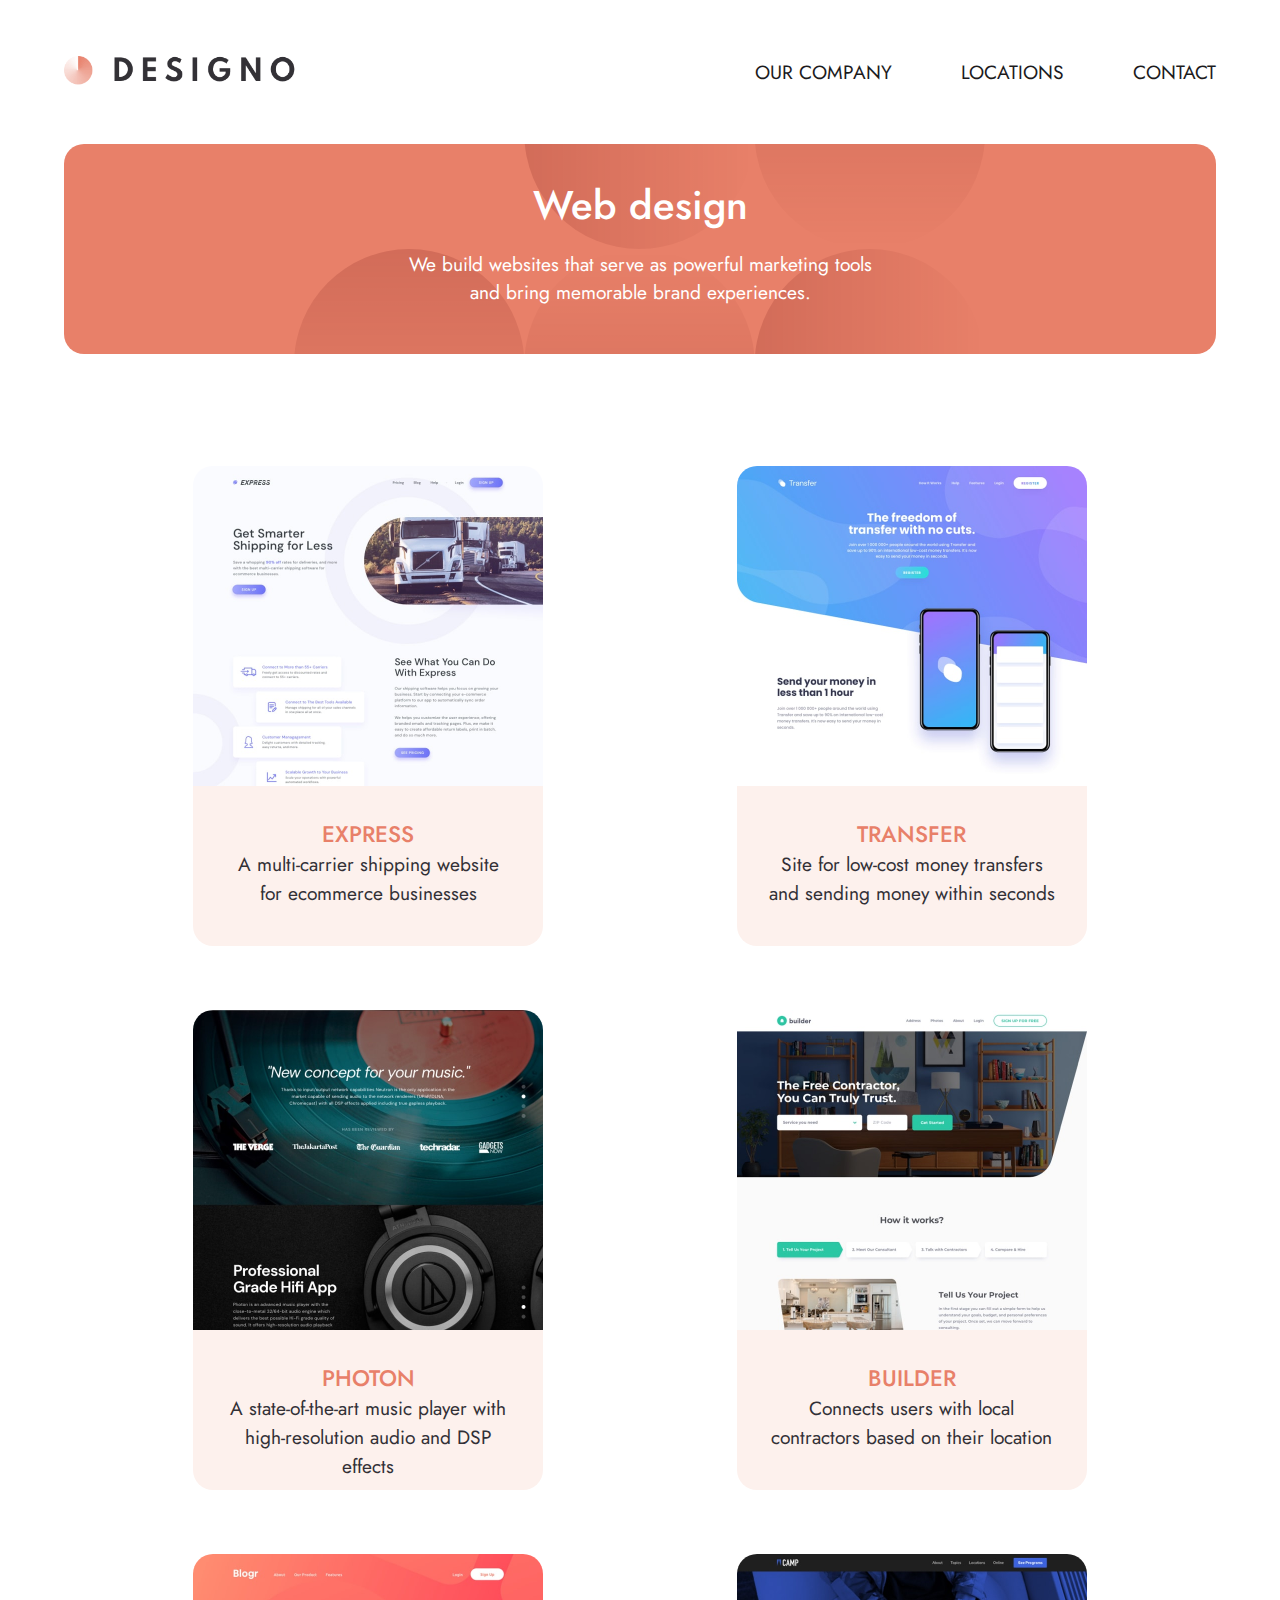
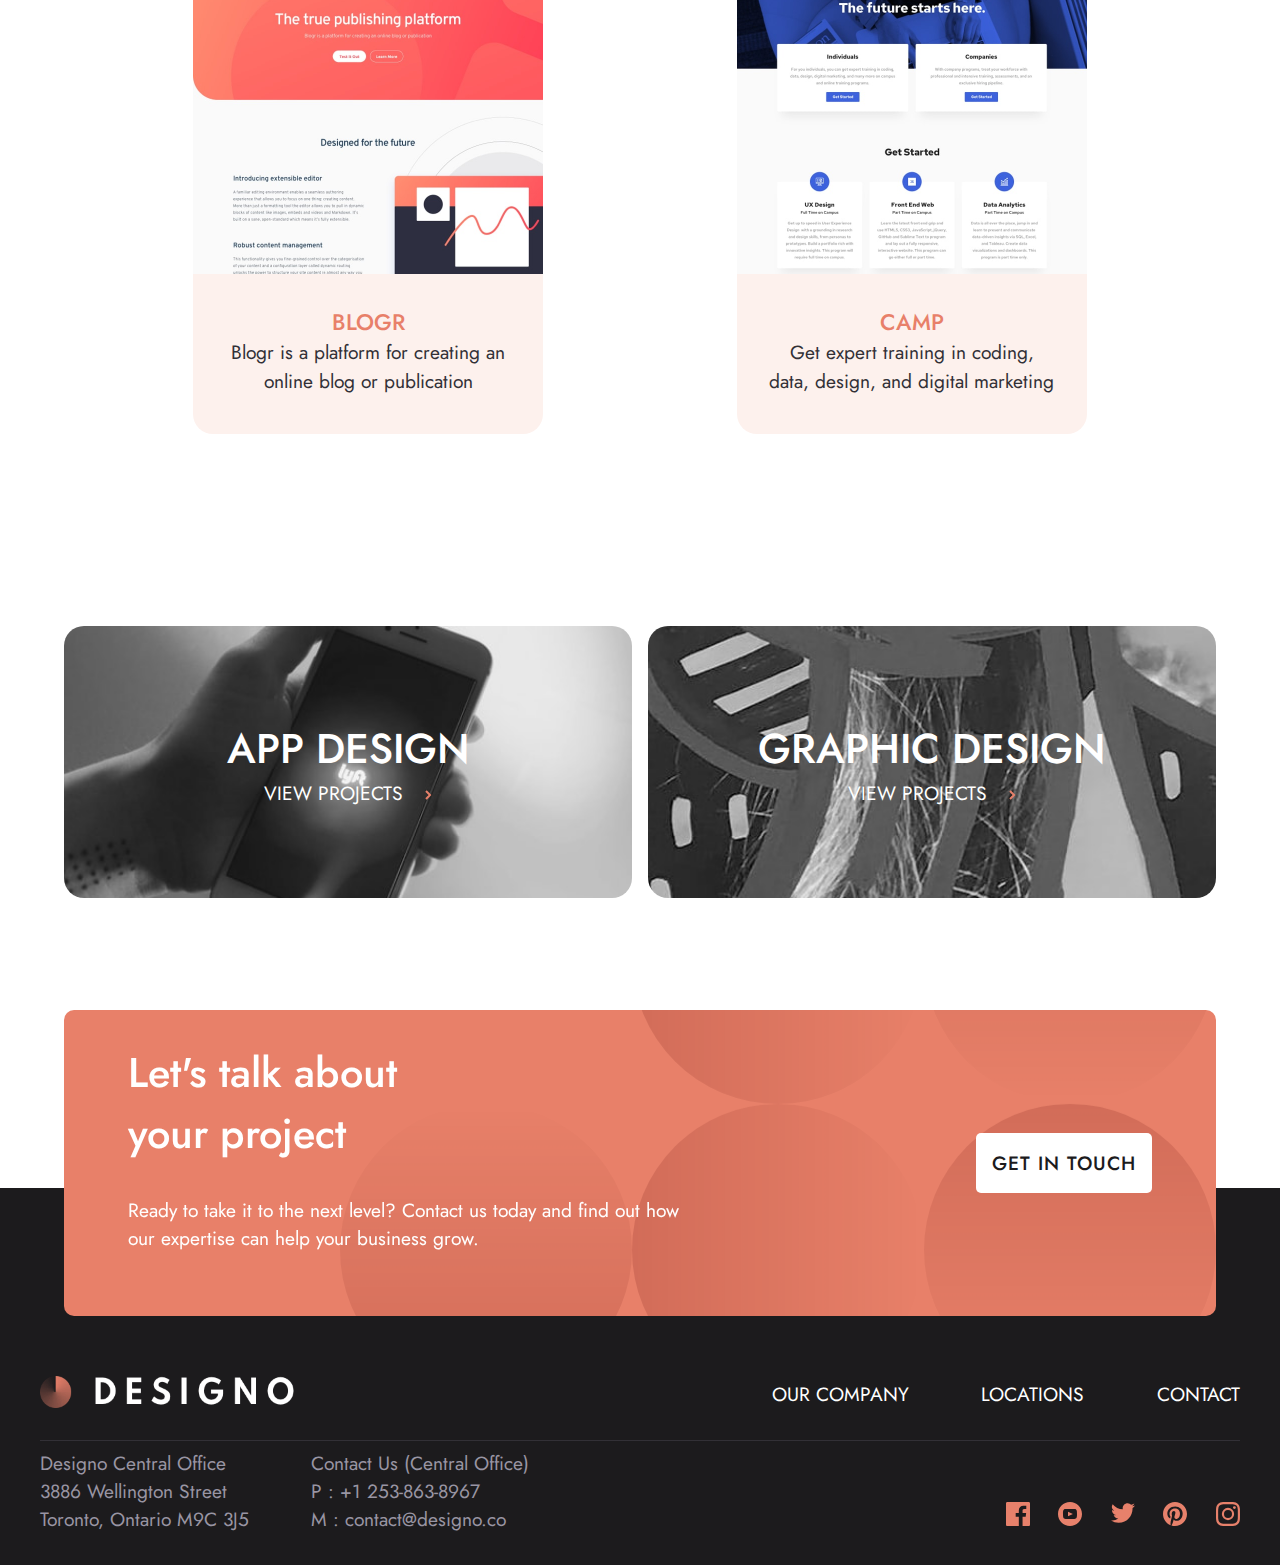
<file: starter-code/web-design.html>
<!DOCTYPE html>
<html lang="en">
  <head>
    <meta charset="UTF-8" />
    <meta name="viewport" content="width=device-width, initial-scale=1.0" />

    <link
      rel="icon"
      type="image/png"
      sizes="32x32"
      href="./assets/favicon-32x32.png"
    />
    <link rel="stylesheet" href="style.css" />

    <title>Frontend Mentor | Designo Agency Website Challenge</title>
  </head>
  <body>
    <nav class="container">
      <div class="nav-logo">
        <a href="index.html">
          <img src="assets/shared/desktop/logo-dark.png" alt="designo logo" />
        </a>
      </div>
      <div class="nav-toggler">
        <span class="nav-line"></span>
      </div>
      <ul class="nav-list">
        <li class="nav-list-item"><a href="about.html">Our company</a></li>
        <li class="nav-list-item"><a href="locations.html">Locations</a></li>
        <li class="nav-list-item"><a href="contact.html">Contact</a></li>
      </ul>
    </nav>
    <div class="title-card dark-peach container">
      <h2 class="title-card-header">Web design</h2>
      <p class="title-card-text">
        We build websites that serve as powerful marketing tools and bring
        memorable brand experiences.
      </p>
    </div>
    <div class="project-cards container">
      <div class="project-card">
        <div class="project-card-image">
          <img src="assets/web-design/desktop/image-express.jpg" alt="">
        </div>
        <div class="project-card-body">
          <h3 class="project-card-header">Express</h3>
          <p class="project-card-text">
            A multi-carrier shipping website for ecommerce businesses
          </p>
        </div>
      </div>
      <div class="project-card">
        <div class="project-card-image">
          <img src="assets/web-design/desktop/image-transfer.jpg" alt="">
        </div>
        <div class="project-card-body">
          <h3 class="project-card-header">Transfer</h3>
          <p class="project-card-text">
            Site for low-cost money transfers and sending money within seconds
          </p>
        </div>
      </div>
      <div class="project-card">
        <div class="project-card-image">
          <img src="assets/web-design/desktop/image-photon.jpg" alt="">
        </div>
        <div class="project-card-body">
          <h3 class="project-card-header">Photon</h3>
          <p class="project-card-text">
            A state-of-the-art music player with high-resolution audio and DSP
            effects
          </p>
        </div>
      </div>
      <div class="project-card">
        <div class="project-card-image">
          <img src="assets/web-design/desktop/image-builder.jpg" alt="">
        </div>
        <div class="project-card-body">
          <h3 class="project-card-header">Builder</h3>
          <p class="project-card-text">
            Connects users with local contractors based on their location
          </p>
        </div>
      </div>
      <div class="project-card">
        <div class="project-card-image">
          <img src="assets/web-design/desktop/image-blogr.jpg" alt="">
        </div>
        <div class="project-card-body">
          <h3 class="project-card-header">Blogr</h3>
          <p class="project-card-text">
            Blogr is a platform for creating an online blog or publication
          </p>
        </div>
      </div>
      <div class="project-card">
        <div class="project-card-image">
          <img src="assets/web-design/desktop/image-camp.jpg" alt="">
        </div>
        <div class="project-card-body">
          <h3 class="project-card-header">Camp</h3>
          <p class="project-card-text">
            Get expert training in coding, data, design, and digital marketing
          </p>
        </div>
      </div>
    </div>

        <section class="linking-cards linking-cards-two container">
          <div class="linking-card linking-card-two app">
            <h2 class="linking-card-header">App design</h2>
            <a class="linking-card-link" href="app-design.html">View projects <span><img src="assets/shared/desktop/icon-right-arrow.svg" alt=""></span></a>
          </div>
          <div class="linking-card linking-card-two design">
            <h2 class="linking-card-header">Graphic design</h2>
            <a class="linking-card-link" href="graphic-design.html">View projects <span><img src="assets/shared/desktop/icon-right-arrow.svg" alt=""></span></a>
          </div>
      </section>
   <div class="cta dark-peach container">
      <div class="cta-body">
        <h2 class="cta-header">Let's talk about<br> your project</h2>
        <p class="cta-text">
          Ready to take it to the next level? Contact us today and find out how
          our expertise can help your business grow.
        </p>
      </div>
      <a class="btn btn--white" href="contact.html">Get in touch</a>
    </div>
  <footer>
      <div class="footer-container">
        <div class="footer-logo">
          <a href="index.html"><img src="assets/shared/desktop/logo-light.png" alt="" /></a>
        </div>
        <ul class="footer-nav-list">
          <li class="footer-nav-list-item"><a href="about.html">Our company</a></li>
          <li class="footer-nav-list-item"><a href="locations.html">Locations</a></li>
          <li class="footer-nav-list-item"><a href="contact.html">Contact</a></li>
        </ul>
        <span class="line"></span>
        <div class="footer-address">
          Designo Central Office<br />
          3886 Wellington Street<br />
          Toronto, Ontario M9C 3J5<br />
        </div>
        <div class="footer-contact">
          Contact Us (Central Office)<br />
          P : +1 253-863-8967<br />
          M : contact@designo.co<br />
        </div>
        <ul class="footer-social-list">
          <li class="footer-social-list-item">
            <a href="#" target="_blank">
              <span class="visually-hidden"
                >Visit our Facebook page(opens in a new tab)</span
              >
              <svg
                aria-hidden="true"
                focusable="false"
                width="24"
                height="24"
                xmlns="http://www.w3.org/2000/svg"
              >
                <path
                  d="M22.675 0H1.325C.593 0 0 .593 0 1.325v21.351C0 23.407.593 24 1.325 24H12.82v-9.294H9.692v-3.622h3.128V8.413c0-3.1 1.893-4.788 4.659-4.788 1.325 0 2.463.099 2.795.143v3.24l-1.918.001c-1.504 0-1.795.715-1.795 1.763v2.313h3.587l-.467 3.622h-3.12V24h6.116c.73 0 1.323-.593 1.323-1.325V1.325C24 .593 23.407 0 22.675 0z"
                  fill="#E7816B"
                  fill-rule="nonzero"
                />
              </svg>
            </a>
          </li>
          <li class="footer-social-list-item">
            <a href="#" target="_blank">
              <span class="visually-hidden"
                >Visit our YouTube page(opens in a new tab)</span
              >
              <svg
                aria-hidden="true"
                focusable="false"
                width="24"
                height="24"
                xmlns="http://www.w3.org/2000/svg"
              >
                <path
                  d="M12 0C5.373 0 0 5.373 0 12s5.373 12 12 12 12-5.373 12-12S18.627 0 12 0zm4.441 16.892c-2.102.144-6.784.144-8.883 0C5.282 16.736 5.017 15.622 5 12c.017-3.629.285-4.736 2.558-4.892 2.099-.144 6.782-.144 8.883 0C18.718 7.264 18.982 8.378 19 12c-.018 3.629-.285 4.736-2.559 4.892zM10 9.658l4.917 2.338L10 14.342V9.658z"
                  fill="#E7816B"
                  fill-rule="nonzero"
                />
              </svg>
            </a>
          </li>
          <li class="footer-social-list-item">
            <a href="#" target="_blank">
              <span class="visually-hidden"
                >Visit our Twitter page(opens in a new tab)</span
              >
              <svg
                aria-hidden="true"
                focusable="false"
                width="24"
                height="20"
                xmlns="http://www.w3.org/2000/svg"
              >
                <path
                  d="M24 2.557a9.83 9.83 0 01-2.828.775A4.932 4.932 0 0023.337.608a9.864 9.864 0 01-3.127 1.195A4.916 4.916 0 0016.616.248c-3.179 0-5.515 2.966-4.797 6.045A13.978 13.978 0 011.671 1.149a4.93 4.93 0 001.523 6.574 4.903 4.903 0 01-2.229-.616c-.054 2.281 1.581 4.415 3.949 4.89a4.935 4.935 0 01-2.224.084 4.928 4.928 0 004.6 3.419A9.9 9.9 0 010 17.54a13.94 13.94 0 007.548 2.212c9.142 0 14.307-7.721 13.995-14.646A10.025 10.025 0 0024 2.557z"
                  fill="#E7816B"
                  fill-rule="nonzero"
                />
              </svg>
            </a>
          </li>
          <li class="footer-social-list-item">
            <a href="#" target="_blank">
              <span class="visually-hidden"
                >Visit our Pintrest page(opens in a new tab)</span
              >
              <svg
                aria-hidden="true"
                focusable="false"
                width="24"
                height="24"
                xmlns="http://www.w3.org/2000/svg"
              >
                <path
                  d="M12 0C5.373 0 0 5.372 0 12c0 5.084 3.163 9.426 7.627 11.174-.105-.949-.2-2.405.042-3.441.218-.937 1.407-5.965 1.407-5.965s-.359-.719-.359-1.782c0-1.668.967-2.914 2.171-2.914 1.023 0 1.518.769 1.518 1.69 0 1.029-.655 2.568-.994 3.995-.283 1.194.599 2.169 1.777 2.169 2.133 0 3.772-2.249 3.772-5.495 0-2.873-2.064-4.882-5.012-4.882-3.414 0-5.418 2.561-5.418 5.207 0 1.031.397 2.138.893 2.738a.36.36 0 01.083.345l-.333 1.36c-.053.22-.174.267-.402.161-1.499-.698-2.436-2.889-2.436-4.649 0-3.785 2.75-7.262 7.929-7.262 4.163 0 7.398 2.967 7.398 6.931 0 4.136-2.607 7.464-6.227 7.464-1.216 0-2.359-.631-2.75-1.378l-.748 2.853c-.271 1.043-1.002 2.35-1.492 3.146C9.57 23.812 10.763 24 12 24c6.627 0 12-5.373 12-12 0-6.628-5.373-12-12-12z"
                  fill="#E7816B"
                  fill-rule="nonzero"
                />
              </svg>
            </a>
          </li>
          <li class="footer-social-list-item">
            <a href="#" target="_blank">
              <span class="visually-hidden"
                >Visit our Instagram page(opens in a new tab)</span
              >
              <svg
                aria-hidden="true"
                focusable="false"
                width="24"
                height="24"
                xmlns="http://www.w3.org/2000/svg"
              >
                <path
                  d="M12 2.163c3.204 0 3.584.012 4.85.07 3.252.148 4.771 1.691 4.919 4.919.058 1.265.069 1.645.069 4.849 0 3.205-.012 3.584-.069 4.849-.149 3.225-1.664 4.771-4.919 4.919-1.266.058-1.644.07-4.85.07-3.204 0-3.584-.012-4.849-.07-3.26-.149-4.771-1.699-4.919-4.92-.058-1.265-.07-1.644-.07-4.849 0-3.204.013-3.583.07-4.849.149-3.227 1.664-4.771 4.919-4.919 1.266-.057 1.645-.069 4.849-.069zM12 0C8.741 0 8.333.014 7.053.072 2.695.272.273 2.69.073 7.052.014 8.333 0 8.741 0 12c0 3.259.014 3.668.072 4.948.2 4.358 2.618 6.78 6.98 6.98C8.333 23.986 8.741 24 12 24c3.259 0 3.668-.014 4.948-.072 4.354-.2 6.782-2.618 6.979-6.98.059-1.28.073-1.689.073-4.948 0-3.259-.014-3.667-.072-4.947-.196-4.354-2.617-6.78-6.979-6.98C15.668.014 15.259 0 12 0zm0 5.838a6.162 6.162 0 100 12.324 6.162 6.162 0 000-12.324zM12 16a4 4 0 110-8 4 4 0 010 8zm6.406-11.845a1.44 1.44 0 100 2.881 1.44 1.44 0 000-2.881z"
                  fill="#E7816B"
                  fill-rule="nonzero"
                />
              </svg>
            </a>
          </li>
        </ul>
      </div>
    </footer>
  </body>
</html>
</file>
<file: style.css>
@import url("https://fonts.googleapis.com/css2?family=Jost:wght@400;500&display=swap");

* {
  margin: 0;
  padding: 0;
  -webkit-box-sizing: border-box;
  box-sizing: border-box;
}

:root {
  --black: hsl(270, 3%, 11%);
  --d-gray: hsl(264, 5%, 20%);
  --m-gray: hsl(261, 7%, 61%);
  --white: hsl(0, 0%, 100%);
  --l-gray: hsl(210, 17%, 95%);
  --peach: hsl(11, 73%, 66%);
  --l-peach: hsl(11, 100%, 80%);
  --v-l-peach: hsl(14, 76%, 96%);
  --radius: 20px;
  --font-large: clamp(1.7rem, 1rem + 2vw, 3rem);
  --font-small: clamp(1rem, 0.5rem + 2vw, 1.2rem);
}

h2,
h1 {
  font-size: var(--font-large);
  font-weight: 500;
}

body {
  color: var(--d-gray);
  font-size: var(--font-small);
}

.btn {
  border-radius: 5px;
  padding: 1rem;
  font-weight: 500;
  text-transform: uppercase;
  letter-spacing: 1px;
  display: inline-block;
  -webkit-transition: all 0.3s ease-in;
  -o-transition: all 0.3s ease-in;
  transition: all 500ms cubic-bezier(0, 0, 0, 1.015);
  z-index: 100;
  cursor: pointer;
}

.btn--white {
  background-color: var(--white);
  color: var(--black);
}

.btn--white:hover {
  background-color: var(--l-peach);
  color: var(--white);
}

.btn--peach {
  background-color: var(--peach);
  color: var(--white);
}

.btn--peach:hover {
  background-color: var(--l-peach);
}

body {
  font-family: "Jost", sans-serif;
}

/* GENERAL STYLES */

a {
  color: inherit;
  text-decoration: none;
}

ul {
  list-style-type: none;
  text-align: center;
}

img {
  display: block;
}

.light-peach {
  background-color: var(--v-l-peach);
  color: var(--d-gray);
}

.light-peach h2 {
  color: var(--peach);
}

.dark-peach {
  background-color: var(--peach);
  color: var(--white);
}

.visually-hidden {
  border: 0;
  clip: rect(0 0 0 0);
  height: 1px;
  margin: -1px;
  overflow: hidden;
  padding: 0;
  position: absolute;
  width: 1px;
}

.cta-header,
.cta-text,
.about-card-header,
.about-card-text,
.hero-header,
.hero-text,
.contact-header,
.contact-text {
  text-align: center;
}

@media (min-width: 1000px) {
  .contact-header,
  .contact-text {
    text-align: left;
  }
}

@media (min-width: 1000px) {
  .cta-header,
  .cta-text,
  .about-card-header,
  .about-card-text,
  .hero-header,
  .hero-text {
    text-align: left;
  }
}

/* CONTAINER */

.container {
  width: 90%;
  max-width: 1200px;
  margin: 2rem auto;
}

/* NAVIGATION */

nav {
  display: -webkit-box;
  display: -ms-flexbox;
  display: flex;
  -webkit-box-pack: justify;
  -ms-flex-pack: justify;
  justify-content: space-between;
  -webkit-box-align: center;
  -ms-flex-align: center;
  align-items: center;
  height: 5rem;
}

.nav-toggler {
  cursor: pointer;
}

.nav-toggler {
  height: 55px;
  width: 55px;
  display: flex;
  justify-content: center;
  align-items: center;
  cursor: pointer;
}

.nav-line {
  position: relative;
  height: 4px;
  width: 30px;
  border-radius: 5px;
  background: var(--d-gray);
  transition: all 0.5s;
}

.nav-line::before,
.nav-line::after {
  height: 4px;
  width: 30px;
  border-radius: 5px;
  background: var(--d-gray);
  content: "";
  position: absolute;
  transition: all 0.5s ease;
}

.nav-line::before {
  top: -8px;
}

.nav-line::after {
  top: 8px;
}

.nav-toggler.show .nav-line {
  background: transparent;
}

.nav-toggler.show .nav-line::before {
  transform: rotate(-135deg);
  top: 0;
}

.nav-toggler.show .nav-line::after {
  transform: rotate(135deg);
  top: 0;
}

.slidein li:first-of-type {
  animation: slidein 0.5s ease-in forwards;
}

.slidein li:last-of-type {
  animation: slidein 0.5s ease-in forwards 0.5s;
}

.slidein li:nth-of-type(2) {
  animation: slidein 0.5s ease-in forwards 0.3s;
}

.slideout li:nth-of-type(2) {
  animation: slideout 0.5s ease-in forwards;
}

.slideout li:first-of-type {
  animation: slideout 0.5s ease-in forwards;
}

.slideout li:last-of-type {
  animation: slideout 0.5s ease-in forwards;
}

@keyframes slidein {
  from {
    transform: translateX(-110%);
  }
  to {
    transform: translateX(0);
  }
}

@keyframes slideout {
  from {
    transform: translateX(0);
  }
  to {
    transform: translateX(-110%);
  }
}

.nav-list {
  display: block;
  position: absolute;
  top: 6rem;
  left: 0;
  width: 100%;
  z-index: 2000;
}

nav.show .nav-list {
  -webkit-transform: translateX(0);
  -ms-transform: translateX(0);
  transform: translateX(0);
}

.nav-list-item {
  color: var(--white);
  text-align: left;
  text-transform: uppercase;
  background-color: rgba(0, 0, 0, 0.7);
  font-size: 1.2rem;
  position: relative;
  padding: 1rem 1.5rem;
  transform: translateX(-100%);
}

.nav-logo img {
  height: 2rem;
}

.icon-close {
  display: none;
}

@media (min-width: 1000px) {
  .nav-list-item::after {
    content: "";
    height: 1px;
    width: 100%;
    position: absolute;
    bottom: 0;
    left: 0;
    background-color: var(--d-gray);
    -webkit-transform: scaleX(0);
    -ms-transform: scaleX(0);
    transform: scaleX(0);
    -webkit-transform-origin: left;
    -ms-transform-origin: left;
    transform-origin: left;
    -webkit-transition: all 0.3s ease-in;
    -o-transition: all 0.3s ease-in;
    transition: all 0.3s ease-in;
  }

  .nav-list-item:hover.nav-list-item::after {
    -webkit-transform: scaleX(1);
    -ms-transform: scaleX(1);
    transform: scaleX(1);
  }

  .nav-list-item.active.nav-list-item::after {
    -webkit-transform: scaleX(1);
    -ms-transform: scaleX(1);
    transform: scaleX(1);
  }

  .nav-toggler {
    display: none;
  }

  .nav-list {
    grid-area: menu;
    display: -webkit-box;
    display: -ms-flexbox;
    display: flex;
    -webkit-box-pack: justify;
    -ms-flex-pack: justify;
    justify-content: space-between;
    width: 40%;
    position: static;
    background-color: var(--white);
    -webkit-transform: translateX(0);
    -ms-transform: translateX(0);
    transform: translateX(0);
  }

  .nav-list-item {
    color: var(--black);
    padding: 0;
    background-color: transparent;
    transform: translateX(0);
  }
}
/* END OF NAVIGATION */

/* HERO */
.hero {
  border-radius: var(--radius);
  overflow: hidden;
}

.hero-body {
  display: -webkit-box;
  display: -ms-flexbox;
  display: flex;
  -webkit-box-orient: vertical;
  -webkit-box-direction: normal;
  -ms-flex-direction: column;
  flex-direction: column;
  -webkit-box-align: center;
  -ms-flex-align: center;
  align-items: center;
  padding: 2rem;
}

.hero-image {
  position: relative;
  height: 20rem;
}

.hero-image::after {
  content: url(assets/home/desktop/bg-pattern-hero-home.svg);
  position: absolute;
  top: -3rem;
  right: 50%;
  width: 20rem;
  z-index: 1;
}

.hero-image img {
  height: 40rem;
  position: absolute;
  bottom: -15rem;
  z-index: 100;
  left: 50%;
  -webkit-transform: translateX(-50%);
  -ms-transform: translateX(-50%);
  transform: translateX(-50%);
}

.hero-text {
  margin: 1.5rem 0;
}

.hero-header,
.hero-text {
  max-width: 30rem;
}

@media (min-width: 1000px) {
  .hero {
    display: -webkit-box;
    display: -ms-flexbox;
    display: flex;
    padding: 0 0 0 2rem;
  }

  .hero-body {
    -webkit-box-align: start;
    -ms-flex-align: start;
    align-items: flex-start;
    -webkit-box-pack: center;
    -ms-flex-pack: center;
    justify-content: center;
    width: 50%;
  }

  .hero-image {
    width: 50%;
    height: 37rem;
  }

  .hero-image::after {
    left: 2rem;
    top: 5rem;
  }

  .hero-image img {
    top: 0;
    left: 0;
    -webkit-transform: translateX(3rem);
    -ms-transform: translateX(3rem);
    transform: translateX(3rem);
    height: 48rem;
  }
}

/* END OF HERO */

/* SKILLS */

.skills {
  width: 90%;
  margin: 0 auto;
  padding: 2rem 0;
}

.skills-image {
  background-image: url(assets/shared/desktop/bg-pattern-small-circle.svg);
  background-repeat: no-repeat;
}

.skills-header {
  text-transform: uppercase;
  font-size: 1.3rem;
  font-weight: 500;
  letter-spacing: 1px;
  margin-top: 1.5rem;
  text-align: center;
}

.skills-box {
  display: -ms-grid;
  display: grid;
  justify-items: center;
  max-width: 35rem;
}

.skills-text {
  margin: 2rem 0 3rem;
  text-align: center;
}

@media (min-width: 700px) {
  .skills {
    -webkit-box-align: center;
    -ms-flex-align: center;
    align-items: center;
    display: -webkit-box;
    display: -ms-flexbox;
    display: flex;
    -webkit-box-orient: vertical;
    -webkit-box-direction: normal;
    -ms-flex-direction: column;
    flex-direction: column;
  }

  .skills-box {
    display: -webkit-box;
    display: -ms-flexbox;
    display: flex;
    align-items: center;
    margin: 1rem 0;
  }

  .skills-image {
    margin-right: 2.5rem;
  }

  .skills-header {
    text-align: left;
  }
  .skills-text {
    max-width: 20rem;
    text-align: left;
  }
}

@media (min-width: 1000px) {
  .skills {
    -webkit-box-orient: horizontal;
    -webkit-box-direction: normal;
    -ms-flex-direction: row;
    flex-direction: row;
    -webkit-box-pack: justify;
    -ms-flex-pack: justify;
    justify-content: space-between;
    max-width: 1200px;
  }

  .skills-box {
    display: -ms-grid;
    display: grid;
  }

  .skills-header,
  .skills-text {
    text-align: center;
  }
}

/* END OF SKILLS */

/* *********************   LINKING CARDS */
.linking-cards {
  padding: 3rem 0;
}

.linking-card {
  height: 17rem;
  color: var(--white);
  background-size: cover;
  border-radius: 20px;
  display: -ms-grid;
  display: grid;
  place-content: center;
  text-transform: uppercase;
  background-color: var(--peach);
  margin: 2rem 0;
}

.linking-card:hover .linking-card-link {
  letter-spacing: 3px;
}

.linking-card-link {
  text-align: center;
  -webkit-transition: all 0.3s ease-in;
  -o-transition: all 0.3s ease-in;
  transition: all 0.3s ease-in;
}

.linking-card-link img {
  display: inline;
  margin-left: 1rem;
}

.web {
  background-image: url(assets/home/desktop/image-web-design-large.jpg);
}

.app {
  background-image: url(assets/home/desktop/image-app-design.jpg);
}

.design {
  background-image: url(assets/home/desktop/image-graphic-design.jpg);
}

@media (min-width: 1000px) {
  .linking-cards-three {
    gap: 1.5rem;
    display: -ms-grid;
    display: grid;
    -ms-grid-rows: 1fr 1.5rem 1fr;
    -ms-grid-columns: 1fr 1.5rem 1fr;
    grid-template:
      "web app" 1fr
      "web design" 1fr /1fr 1fr;
  }

  .linking-cards-two {
    display: -webkit-box;
    display: -ms-flexbox;
    display: flex;
    gap: 1rem;
  }

  .linking-card-two {
    width: 100%;
  }

  .linking-cards-three .linking-card {
    margin: 0;
  }

  .web {
    grid-area: web;
    height: auto;
  }

  .app {
    grid-area: app;
  }

  .design {
    grid-area: design;
  }
}

@media (min-width: 1000px) {
  .web {
    -ms-grid-row: 1;
    -ms-grid-row-span: 3;
    -ms-grid-column: 1;
  }
  .app {
    -ms-grid-row: 1;
    -ms-grid-column: 3;
  }
  .design {
    -ms-grid-row: 3;
    -ms-grid-column: 3;
  }
}

/* END OF LINKING CARDS */

/* **************************** CTA */

.cta {
  display: -webkit-box;
  display: -ms-flexbox;
  display: flex;
  -webkit-box-orient: vertical;
  -webkit-box-direction: normal;
  -ms-flex-direction: column;
  flex-direction: column;
  -webkit-box-align: center;
  -ms-flex-align: center;
  align-items: center;
  border-radius: 10px;
  padding: 2rem 4rem;
  z-index: 1000;
  margin-bottom: -8rem;
  position: relative;
  overflow: hidden;
  /* background-image: url(assets/web-design/desktop/bg-pattern-intro-web.svg);
  background-repeat: repeat-x;
  background-position: bottom left; */
}

.cta::after {
  content: url(assets/web-design/desktop/bg-pattern-intro-web.svg);
  position: absolute;
  transform: rotateX(180deg);
  right: 2rem;
  bottom: -5rem;
  z-index: -10;
}

.cta-text {
  margin: 2rem 0;
  max-width: 46ch;
  z-index: 10;
}

@media (min-width: 1000px) {
  .cta {
    -webkit-box-orient: horizontal;
    -webkit-box-direction: normal;
    -ms-flex-direction: row;
    flex-direction: row;
    -webkit-box-pack: justify;
    -ms-flex-pack: justify;
    justify-content: space-between;
  }

  .cta::after {
    right: 0;
  }
}

/* END OF CTA */

/* **********************FOOTER */
footer {
  background-color: var(--black);
}

.footer-container {
  color: var(--white);
  width: min(90%, 1200px);
  margin: 0 auto;
  padding: 12rem 0 4rem 0;
  display: -ms-grid;
  display: grid;
  justify-items: center;
  text-align: center;
  z-index: -100;
}

#footer-contact .footer-container {
  padding: 4rem 0;
}

.footer-logo {
  display: -webkit-box;
  display: -ms-flexbox;
  display: flex;
  -webkit-box-align: center;
  -ms-flex-align: center;
  align-items: center;
}

.footer-logo img {
  height: 1.5rem;
}

.footer-nav-list {
  margin: 1rem 0;
}

.footer-nav-list-item {
  margin: 1rem 0;
  text-transform: uppercase;
  -ms-grid-column-align: end;
  justify-self: end;
}

.footer-nav-list-item:hover,
.footer-nav-list-item.active {
  color: var(--peach);
}

.footer-contact {
  margin: 1rem 0;
}

.footer-contact,
.footer-address {
  color: var(--m-gray);
}

.footer-social-list {
  display: -webkit-box;
  display: -ms-flexbox;
  display: flex;
  -webkit-box-pack: justify;
  -ms-flex-pack: justify;
  justify-content: space-between;
  margin-top: 2rem;
  width: 12rem;
}

@media (min-width: 700px) {
  .footer-container {
    -ms-grid-columns: 1fr 1fr 1fr;
    grid-template: 1fr auto 1fr/1fr 1fr 1fr;
    grid-template-areas:
      "logo nav nav"
      "line line line"
      "address contact social";
  }

  .footer-logo {
    grid-area: logo;
    -ms-grid-column-align: start;
    justify-self: start;
  }

  .line {
    height: 1px;
    background: var(--d-gray);
    width: 100%;
    grid-area: line;
  }

  .footer-nav-list {
    grid-area: nav;
    display: -webkit-box;
    display: -ms-flexbox;
    display: flex;
    -webkit-box-pack: justify;
    -ms-flex-pack: justify;
    justify-content: space-between;
    width: 100%;
  }

  .footer-social-list-item:hover .footer-social-list-item svg path {
    color: var(--l-peach);
  }

  .footer-address {
    grid-area: address;
    -ms-grid-column-align: start;
    justify-self: start;
  }

  .footer-address,
  .footer-contact {
    text-align: left;
    -ms-flex-item-align: end;
    align-self: flex-end;
  }

  .footer-contact {
    grid-area: contact;
    margin: 0;
  }

  .footer-social-list {
    grid-area: social;
    align-self: flex-end;
  }
}

@media (min-width: 1100px) {
  .footer-container {
    -ms-grid-columns: 1fr 1fr 1fr 1fr 1fr;
    grid-template: 1fr auto 1fr/1fr 1fr 1fr 1fr 1fr;
    grid-template-areas:
      "logo . . nav nav"
      "line line line line line"
      "address contact . . social";
    padding: 10rem 0 2rem;
  }

  .footer-logo img {
    height: 2.2rem;
  }

  .footer-social-list {
    width: 100%;
  }
  .footer-logo {
    -ms-grid-row: 1;
    -ms-grid-column: 1;
  }
  .line {
    -ms-grid-row: 2;
    -ms-grid-column: 1;
    -ms-grid-column-span: 5;
  }
  .footer-nav-list {
    -ms-grid-row: 1;
    -ms-grid-column: 4;
    -ms-grid-column-span: 2;
  }
  .footer-address {
    -ms-grid-row: 3;
    -ms-grid-column: 1;
  }
  .footer-contact {
    -ms-grid-row: 3;
    -ms-grid-column: 2;
  }
  .footer-social-list {
    -ms-grid-row: 3;
    -ms-grid-column: 5;
  }
}

/* LOCATIONS LINKS*/
/* for pages: about, contact */

.location-links {
  max-width: 1200px;
  margin: 0 auto;
  display: -webkit-box;
  display: -ms-flexbox;
  display: flex;
  -webkit-box-orient: vertical;
  -webkit-box-direction: normal;
  -ms-flex-direction: column;
  flex-direction: column;
  -webkit-box-align: center;
  -ms-flex-align: center;
  align-items: center;
}

.location-box {
  max-width: 20rem;
  display: -ms-grid;
  display: grid;
  justify-items: center;
  padding: 3rem 0;
}

.location-box-image {
  background-image: url(assets/shared/desktop/bg-pattern-small-circle.svg);
  background-repeat: no-repeat;
}

.location-box-title {
  text-transform: uppercase;
  font-weight: 500;
  letter-spacing: 2px;
  margin: 1.5rem 0;
}

@media (min-width: 1000px) {
  .location-links {
    -webkit-box-orient: horizontal;
    -webkit-box-direction: normal;
    -ms-flex-direction: row;
    flex-direction: row;
    -webkit-box-pack: justify;
    -ms-flex-pack: justify;
    justify-content: space-between;
  }
}

/* END OF LOCATION LINKS */

/* ABOUT */
.top {
  background-color: var(--peach);
  z-index: -10;
}

.light-peach.about-card-body {
  color: var(--d-gray);
}

.top::after {
  position: absolute;
  content: url(assets/about/mobile/bg-pattern-hero-about-mobile.svg);
  top: -5rem;
  right: 10rem;
  width: 100%;
  z-index: -10;
}

.middle,
.bottom {
  z-index: -10;
}

.middle::after {
  position: absolute;
  content: url(assets/about/mobile/bg-pattern-hero-about-mobile.svg);
  top: 15rem;
  left: -20rem;
  width: 100%;
  z-index: -10;
}

.bottom::after {
  position: absolute;
  content: url(assets/about/mobile/bg-pattern-hero-about-mobile.svg);
  top: 1rem;
  left: -40rem;
  width: 100%;
  z-index: -10;
}

.about-card {
  border-radius: var(--radius);
  overflow: hidden;
}

.about-card-body {
  padding: 3rem;
  position: relative;
  color: var(--white);
}

.about-card-text {
  margin-top: 2rem;
  line-height: 1.6;
  z-index: 100;
}

.about-card img {
  display: block;
  height: 100%;
  width: 100%;
  object-fit: cover;
}

@media (min-width: 700px) {
  .about-card-body {
    padding: 3rem;
  }

  .top::after {
    top: -5rem;
    right: -10rem;
  }
}

@media (min-width: 1100px) {
  .about-card {
    display: -webkit-box;
    display: -ms-flexbox;
    display: flex;
    max-width: 1200px;
    margin: 2rem auto;
    border-radius: 20px;
    overflow: hidden;
  }

  .about-card-image {
    width: 45%;
  }

  .about .about-card-image,
  .real-deal .about-card-image {
    -webkit-box-ordinal-group: 2;
    -ms-flex-order: 1;
    order: 1;
  }

  .top::after {
    content: url(assets/about/desktop/bg-pattern-hero-about-desktop.svg);
    top: -3rem;
    right: 0;
  }

  .middle::after {
    content: url(assets/about/desktop/bg-pattern-hero-about-desktop.svg);
    top: -1rem;
    left: 15rem;
  }

  .bottom::after {
    content: url(assets/about/desktop/bg-pattern-hero-about-desktop.svg);
    top: -1rem;
    left: 17rem;
  }
}

@media (min-width: 1100px) {
  .about-card-body {
    padding: 8rem;
    width: 55%;
    line-height: 1.8;
  }
}
/* END OF ABOUT */

/* TITLE CARDS */
/* for pages: app-design, web-design, graphic-design */

.title-card img {
  z-index: 1000;
}

.title-card {
  margin: 2rem auto;
  padding: 2rem;
  border-radius: var(--radius);
  background-position: center;
  background-repeat: no-repeat;
  background-image: url(assets/shared/desktop/bg-pattern-small-circle.svg);
  background-size: 75%;
  color: var(--white);
  background-color: var(--peach);
}

.title-card-header {
  font-weight: 500;
  font-size: 2.5rem;
  text-align: center;
}

.title-card-text {
  text-align: center;
  max-width: 40ch;
  margin: 1rem auto;
}

@media (min-width: 900px) {
  .title-card {
    background-image: url(assets/app-design/desktop/bg-pattern-intro-app.svg);
    background-size: 60%;
  }
}

/* END OF TITLE CARDS */

/* PROJECT CARDS */
/* for pages: app-design, web-design, graphic-design */

.project-cards {
  display: -webkit-box;
  display: -ms-flexbox;
  display: flex;
  -webkit-box-orient: vertical;
  -webkit-box-direction: normal;
  -ms-flex-direction: column;
  flex-direction: column;
  align-items: center;
  gap: 4rem;
  padding: 3rem 0;
}

.project-card {
  border-radius: var(--radius);
  overflow: hidden;
  cursor: pointer;
  width: 100%;
}

.project-card-body {
  padding: 2rem;
  background-color: var(--v-l-peach);
  -webkit-transition: all 0.3s ease-in;
  -o-transition: all 0.3s ease-in;
  transition: all 0.3s ease-in;
  height: 10rem;
}

.project-card:hover .project-card-body {
  background-color: var(--peach);
  color: var(--white);
}

.project-card:hover .project-card-header {
  color: var(--white);
}

.project-card-header {
  text-align: center;
  text-transform: uppercase;
  font-weight: 500;
  color: var(--peach);
  -webkit-transition: color 0.3s ease-in;
  -o-transition: color 0.3s ease-in;
  transition: color 0.3s ease-in;
}

.project-card-text {
  text-align: center;
  line-height: 1.5;
}

.project-card img {
  max-width: 350px;
  -o-object-fit: contain;
  object-fit: contain;
}

@media (min-width: 600px) and (max-width: 1000px) {
  .project-card {
    display: -webkit-box;
    display: -ms-flexbox;
    display: flex;
  }

  .project-card-body {
    display: -ms-grid;
    display: grid;
    height: auto;
    place-content: center;
  }
}

@media (min-width: 1000px) {
  .project-cards {
    max-width: 1200px;
    -webkit-box-pack: space-evenly;
    -ms-flex-pack: space-evenly;
    justify-content: space-evenly;
    -webkit-box-orient: horizontal;
    -webkit-box-direction: normal;
    -ms-flex-direction: row;
    flex-direction: row;
    -ms-flex-wrap: wrap;
    flex-wrap: wrap;
    margin: 4rem auto;
  }

  .project-card {
    width: 350px;
  }
}

/* END OF PROJECT CARDS */

/* LOCATION CARDS */

.location-cards {
  margin: 4rem 0;
}

.location-card {
  display: -webkit-box;
  display: -ms-flexbox;
  display: flex;
  -webkit-box-orient: vertical;
  -webkit-box-direction: normal;
  -ms-flex-direction: column;
  flex-direction: column;
  border-radius: var(--radius);
  overflow: hidden;
}

.location-card + .location-card {
  margin-top: 2rem;
}

.location-card-header,
.location-card-text {
  text-align: center;
}

.location-card-body {
  padding: 2rem 0;
  display: -ms-grid;
  display: grid;
  -webkit-box-pack: center;
  -ms-flex-pack: center;
  justify-content: center;
  position: relative;
  overflow: hidden;
  background-image: url(assets/shared/desktop/bg-pattern-three-circles.svg);
  background-position: 10rem 5rem;
}

.address {
  margin: 1rem 0;
}

.location-card-image {
  height: 15rem;
  background-repeat: no-repeat;
  background-size: cover;
}

/* .canada {
  background-image: url(assets/locations/tablet/image-map-canada.png);
}

.australia {
  background-image: url(assets/locations/tablet/image-map-australia.png);
}

.uk {
  background-image: url(assets/locations/tablet/image-map-uk.png);
} */

@media (min-width: 700px) {
  .location-card {
    gap: 1rem;
  }

  .location-card-body {
    padding: 2rem 4rem;
    -ms-grid-rows: 1fr 2fr;
    -ms-grid-columns: 1fr 1fr 2fr;
    grid-template:
      "header header ." 1fr
      "address . contact" 2fr/1fr 1fr 2fr;
    border-radius: var(--radius);
    background-repeat: no-repeat;
    background-position: 1rem 4rem;
  }

  .location-card-image {
    border-radius: var(--radius);
  }

  /* .canada {
    background-image: url(assets/locations/desktop/image-map-canada.png);
  } */

  /* .australia {
    background-image: url(assets/locations/desktop/image-map-australia.png);
  }

  .uk {
    background-image: url(assets/locations/desktop/image-map-united-kingdom.png);
  } */

  .address {
    grid-area: address;
    text-align: left;
    margin: 0;
  }

  .contact {
    grid-area: contact;
    text-align: left;
  }

  .location-card-header {
    grid-area: header;
    text-align: left;
    margin-bottom: 2rem;
  }
  .location-card-body > .footer-address {
    -ms-grid-row: 2;
    -ms-grid-column: 1;
  }
  .location-card-body > .footer-contact {
    -ms-grid-row: 2;
    -ms-grid-column: 3;
  }
}

@media (min-width: 700px) {
  .footer-logo {
    -ms-grid-row: 1;
    -ms-grid-column: 1;
  }
  .line {
    -ms-grid-row: 2;
    -ms-grid-column: 1;
    -ms-grid-column-span: 3;
  }
  .footer-nav-list {
    -ms-grid-row: 1;
    -ms-grid-column: 2;
    -ms-grid-column-span: 2;
  }
  .footer-address {
    -ms-grid-row: 3;
    -ms-grid-column: 1;
  }
  .footer-contact {
    -ms-grid-row: 3;
    -ms-grid-column: 2;
  }
  .footer-social-list {
    -ms-grid-row: 3;
    -ms-grid-column: 3;
  }
  .address {
    -ms-grid-row: 3;
    -ms-grid-column: 1;
  }
  .location-card-body > .address {
    -ms-grid-row: 2;
    -ms-grid-column: 1;
  }
  .contact {
    -ms-grid-row: 3;
    -ms-grid-column: 2;
  }
  .location-card-body > .contact {
    -ms-grid-row: 2;
    -ms-grid-column: 3;
  }
  .location-card-header {
    -ms-grid-row: 1;
    -ms-grid-column: 1;
    -ms-grid-column-span: 2;
  }
}

@media (min-width: 1000px) {
  .address {
    -ms-grid-row: 3;
    -ms-grid-column: 1;
  }
  .contact {
    -ms-grid-row: 3;
    -ms-grid-column: 2;
  }
}

@media (min-width: 1000px) {
  .location-card {
    -webkit-box-orient: horizontal;
    -webkit-box-direction: normal;
    -ms-flex-direction: row;
    flex-direction: row;
    gap: 1rem;
  }

  .location-card:nth-of-type(1) .location-card-body,
  .location-card:nth-of-type(3) .location-card-body {
    -webkit-box-ordinal-group: 0;
    -ms-flex-order: -1;
    order: -1;
  }

  .location-card:nth-of-type(1) .location-card-image,
  .location-card:nth-of-type(3) .location-card-image {
    -webkit-box-ordinal-group: 2;
    -ms-flex-order: 1;
    order: 1;
  }

  .location-card-body {
    width: 70%;
  }

  .location-card-image {
    width: 30%;
    height: auto;
  }
}

/* END OF LOCATION CARDS */

/* CONTACT */
.btn-contact {
  justify-self: center;
  margin-top: 2rem;
  border: none;
  font-family: inherit;
}
.contact-section .container {
  display: -webkit-box;
  display: -ms-flexbox;
  display: flex;
  -webkit-box-orient: vertical;
  -webkit-box-direction: normal;
  -ms-flex-direction: column;
  flex-direction: column;
}

.contact-form {
  width: 100%;
  display: grid;
  align-content: stretch;
  padding: 2rem 0 4rem;
}

input:focus,
textarea:focus {
  outline: none;
}

input,
textarea {
  width: 100%;
  padding: 1rem 2rem;
  font-family: inherit;
  background: transparent;
  border: none;
  font-size: 1rem;
  border-bottom: 2px solid white;
  color: #fff;
}

::placeholder {
  color: #fff;
  font-family: inherit;
  padding: 1rem 2rem;
  font-size: 1rem;
}

.contact-text {
  margin-top: 2rem;
  line-height: 1.8;
}

.contact-body {
  padding: 3rem 0;
}

.input-wrapper.error .error-message {
  //color: red;
}

.input-wrapper.success .error-message {
  display: none;
}

@media (min-width: 1000px) {
  .contact-section .container {
    -webkit-box-orient: horizontal;
    -webkit-box-direction: normal;
    -ms-flex-direction: row;
    flex-direction: row;
    justify-content: space-between;
  }

  .contact-form {
    width: 45%;
    padding: 3rem 0 5rem;
  }

  .contact-body {
    width: 45%;
    padding: 8rem 0 5rem;
    position: relative;
    overflow: hidden;
  }
  .contact-body::after {
    content: url(assets/shared/desktop/bg-pattern-small-circle.svg);
    position: absolute;
    top: 23rem;
    left: 20rem;
  }

  .contact-text {
    max-width: 40ch;
  }
}

/* END OF CONTACT */
</file>
<file: starter-code/style.css>
@import url("https://fonts.googleapis.com/css2?family=Jost:wght@400;500&display=swap");

* {
  margin: 0;
  padding: 0;
  -webkit-box-sizing: border-box;
  box-sizing: border-box;
}

:root {
  --black: hsl(270, 3%, 11%);
  --d-gray: hsl(264, 5%, 20%);
  --m-gray: hsl(261, 7%, 61%);
  --white: hsl(0, 0%, 100%);
  --l-gray: hsl(210, 17%, 95%);
  --peach: hsl(11, 73%, 66%);
  --l-peach: hsl(11, 100%, 80%);
  --v-l-peach: hsl(14, 76%, 96%);
  --radius: 20px;
  --font-large: clamp(1.7rem, 1rem + 2vw, 3rem);
  --font-small: clamp(1rem, 0.5rem + 2vw, 1.2rem);
}

h2,
h1 {
  font-size: var(--font-large);
  font-weight: 500;
}

body {
  color: var(--d-gray);
  font-size: var(--font-small);
}

.btn {
  border-radius: 5px;
  padding: 1rem;
  font-weight: 500;
  text-transform: uppercase;
  letter-spacing: 1px;
  display: inline-block;
  -webkit-transition: all 0.3s ease-in;
  -o-transition: all 0.3s ease-in;
transition: all 500ms cubic-bezier(0.000, 0.000, 0.000, 1.015);
  z-index: 100;
  cursor: pointer;
}

.btn--white {
  background-color: var(--white);
  color: var(--black);
}

.btn--white:hover {
  background-color: var(--l-peach);
  color: var(--white);
}

.btn--peach {
  background-color: var(--peach);
  color: var(--white);
}

.btn--peach:hover {
  background-color: var(--l-peach);
}

body {
  font-family: "Jost", sans-serif;
}

/* GENERAL STYLES */

a {
  color: inherit;
  text-decoration: none;
}

ul {
  list-style-type: none;
  text-align: center;
}

img {
  display: block;
}

.light-peach {
  background-color: var(--v-l-peach);
  color: var(--d-gray);
}

.light-peach h2 {
  color: var(--peach);
}

.dark-peach {
  background-color: var(--peach);
  color: var(--white);

}

.visually-hidden {
  border: 0;
  clip: rect(0 0 0 0);
  height: 1px;
  margin: -1px;
  overflow: hidden;
  padding: 0;
  position: absolute;
  width: 1px;
}

/* CONTAINER */

.container {
  width: 90%;
  max-width: 1200px;
  margin: 2rem auto;
}

/* HERO */
.hero {
  border-radius: var(--radius);
  /* ten padding psuje mobile */
  //padding: 0 2rem;
  overflow:hidden;
}

.hero-body {
  display: -webkit-box;
  display: -ms-flexbox;
  display: flex;
  -webkit-box-orient: vertical;
  -webkit-box-direction: normal;
  -ms-flex-direction: column;
  flex-direction: column;
  -webkit-box-align: center;
  -ms-flex-align: center;
  align-items: center;
  padding: 2rem;
}

.hero-image {
  position: relative;
  height: 20rem;
  //overflow: hidden;
  /* background-image: url(assets/home/desktop/bg-pattern-hero-home.svg);
  background-repeat: no-repeat;
  background-size: contain;
  background-position: center; */
}

.hero-image::after {
  content: url(assets/home/desktop/bg-pattern-hero-home.svg);
  position: absolute;
  top: -3rem;
  right: 50%;
  //height: 45rem;
  width: 20rem;
  z-index: 1;
}

.hero-image img {
  height: 40rem;
  position: absolute;
  bottom: -15rem;
  z-index: 100;
  left: 50%;
  -webkit-transform: translateX(-50%);
  -ms-transform: translateX(-50%);
  transform: translateX(-50%);
}

.hero-text {
  margin: 1.5rem 0;
}

.hero-header,
.hero-text {
  max-width: 30rem;
}

@media (min-width: 1000px) {
  .hero {
    display: -webkit-box;
    display: -ms-flexbox;
    display: flex;
    padding: 0 0 0 2rem;
  }

  .hero-body {
    -webkit-box-align: start;
    -ms-flex-align: start;
    align-items: flex-start;
    -webkit-box-pack: center;
    -ms-flex-pack: center;
    justify-content: center;
    width: 50%;
  }

  .hero-image {
    width: 50%;
    height: 37rem;
  }

  .hero-image::after {
  left: 2rem;
  top: 5rem;
}

  .hero-image img {
    top: 0;
    left: 0;
    -webkit-transform: translateX(3rem);
    -ms-transform: translateX(3rem);
    transform: translateX(3rem);
    height: 48rem;
  }
}

/* END OF HERO */

.cta-header,
.cta-text,
.about-card-header,
.about-card-text,
.hero-header,
.hero-text,
.contact-header,
.contact-text {
  text-align: center;
}

@media (min-width: 700px) {
  .contact-header,
  .contact-text {
    text-align: left;
  }
}

@media (min-width: 1000px) {
  .cta-header,
  .cta-text,
  .about-card-header,
  .about-card-text,
  .hero-header,
  .hero-text {
    text-align: left;
  }
}

/* NAVIGATION */
nav {
  display: -webkit-box;
  display: -ms-flexbox;
  display: flex;
  -webkit-box-pack: justify;
  -ms-flex-pack: justify;
  justify-content: space-between;
  -webkit-box-align: center;
  -ms-flex-align: center;
  align-items: center;
  height: 5rem;
  /* border: 2px solid salmon; */
}

.nav-toggler {
  cursor: pointer;
}

.nav-toggler {
  height: 55px;
  width: 55px;
  /*   position: fixed;
  top: 1rem;
  left: 1rem; */
  display: flex;
  justify-content: center;
  align-items: center;
  cursor: pointer;
}

.nav-line {
  position: relative;
  height: 4px;
  width: 30px;
  border-radius: 5px;
  background: var(--d-gray);
  transition: all 0.5s;
}

.nav-line::before,
.nav-line::after {
  height: 4px;
  width: 30px;
  border-radius: 5px;
  background: var(--d-gray);
  content: "";
  position: absolute;
  transition: all 0.5s ease;
}

.nav-line::before {
  top: -8px;
}

.nav-line::after {
  top: 8px;
}

.nav-toggler.show .nav-line {
  background: transparent;
}

.nav-toggler.show .nav-line::before {
  transform: rotate(-135deg);
  top: 0;
}

.nav-toggler.show .nav-line::after {
  transform: rotate(135deg);
  top: 0;
}

.slidein li:first-of-type {
  animation: slidein 0.5s ease-in forwards;
}

.slidein li:last-of-type {
  animation: slidein 0.5s ease-in forwards 0.5s;
}

.slidein li:nth-of-type(2) {
  animation: slidein 0.5s ease-in forwards 0.3s;
}

.slideout li:nth-of-type(2) {
  animation: slideout 0.5s ease-in forwards;
}

.slideout li:first-of-type {
  animation: slideout 0.5s ease-in forwards;
}

.slideout li:last-of-type {
  animation: slideout 0.5s ease-in forwards;
}

@keyframes slidein {
  from {
    transform: translateX(-110%);
  }
  to {
    transform: translateX(0);
  }
}

@keyframes slideout {
  from {
    transform: translateX(0);
  }
  to {
    transform: translateX(-110%);
  }
}

/* nav.show .icon-close {
  display: block;
}

nav.show .icon-hamburger {
  display: none;
} */

.nav-list {
  display: block;
  position: absolute;
  top: 6rem;
  left: 0;
  width: 100%;
  /* border: 2px solid salmon;
  */
  /* -webkit-transform: translateX(-100%);
      -ms-transform: translateX(-100%);
          transform: translateX(-100%);
  -webkit-transition: all 0.3s ease-in;
  -o-transition: all 0.3s ease-in;
  transition: all 0.3s ease-in; */
}

nav.show .nav-list {
  -webkit-transform: translateX(0);
  -ms-transform: translateX(0);
  transform: translateX(0);
}

.nav-list-item {
  color: var(--white);
  //border: 2px solid white;
  //height: 2rem;
  text-align: left;
  text-transform: uppercase;
  background-color: rgba(0, 0, 0, 0.7);
  //background-color:hsl(11, 73%, 46%);
  //margin: 1rem 0;
  font-size: 1.2rem;
  position: relative;
  padding: 1rem 1.5rem;
  transform: translateX(-100%);
}

.nav-logo img {
  height: 2rem;
}

.icon-close {
  display: none;
}

@media (min-width: 1000px) {
  .nav-list-item::after {
    content: "";
    height: 1px;
    width: 100%;
    position: absolute;
    bottom: 0;
    left: 0;
    background-color: var(--d-gray);
    -webkit-transform: scaleX(0);
    -ms-transform: scaleX(0);
    transform: scaleX(0);
    -webkit-transform-origin: left;
    -ms-transform-origin: left;
    transform-origin: left;
    -webkit-transition: all 0.3s ease-in;
    -o-transition: all 0.3s ease-in;
    transition: all 0.3s ease-in;
  }

  .nav-list-item:hover.nav-list-item::after {
    -webkit-transform: scaleX(1);
    -ms-transform: scaleX(1);
    transform: scaleX(1);
  }

  .nav-toggler {
    display: none;
  }

  .nav-list {
    grid-area: menu;
    display: -webkit-box;
    display: -ms-flexbox;
    display: flex;
    -webkit-box-pack: justify;
    -ms-flex-pack: justify;
    justify-content: space-between;
    width: 40%;
    position: static;
    background-color: var(--white);
    -webkit-transform: translateX(0);
    -ms-transform: translateX(0);
    transform: translateX(0);
  }

  .nav-list-item {
    color: var(--black);
    padding: 0;
    background-color: transparent;
    transform: translateX(0);
  }
}
/* END OF NAVIGATION */

/* **************************** CTA */

.cta {
  display: -webkit-box;
  display: -ms-flexbox;
  display: flex;
  -webkit-box-orient: vertical;
  -webkit-box-direction: normal;
  -ms-flex-direction: column;
  flex-direction: column;
  -webkit-box-align: center;
  -ms-flex-align: center;
  align-items: center;
  border-radius: 10px;
  padding: 2rem 4rem;
  z-index: 1000;
  margin-bottom: -8rem;
  position: relative;
  overflow: hidden;
  /* background-image: url(assets/web-design/desktop/bg-pattern-intro-web.svg);
  background-repeat: repeat-x;
  background-position: bottom left; */
}

.cta::after {
  content: url(assets/web-design/desktop/bg-pattern-intro-web.svg);
  position: absolute;
  transform: rotateX(180deg);
  right: 2rem;
  bottom: -5rem;
  z-index: -10;
}

.cta-text {
  margin: 2rem 0;
  max-width: 46ch;
  z-index: 10;
}

@media (min-width: 1000px) {
  .cta {
    -webkit-box-orient: horizontal;
    -webkit-box-direction: normal;
    -ms-flex-direction: row;
    flex-direction: row;
    -webkit-box-pack: justify;
    -ms-flex-pack: justify;
    justify-content: space-between;
  }

  .cta::after {
  right: 0;

}
}

/* END OF CTA */

/* **********************FOOTER */
footer {
  background-color: var(--black);
}

.footer-container {
  color: var(--white);
  max-width: 1200px;
  margin: 0 auto;
  padding: 12rem 0 4rem 0;

  display: -ms-grid;
  display: grid;
  justify-items: center;
  text-align: center;
  z-index: -100;

}

#footer-contact {
  padding: 4rem;
}


.footer-logo {
  display: -webkit-box;
  display: -ms-flexbox;
  display: flex;
  -webkit-box-align: center;
  -ms-flex-align: center;
  align-items: center;
}

.footer-logo img {
  height: 1.5rem;
}

.footer-nav-list {
  margin: 1rem 0;
}

.footer-nav-list-item {
  margin: 1rem 0;
  text-transform: uppercase;
  -ms-grid-column-align: end;
  justify-self: end;
}

.footer-nav-list-item:hover {
  color: var(--peach);
}

.footer-contact {
  margin: 1rem 0;
}

.footer-contact,
.footer-address {
  color: var(--m-gray);
}

.footer-social-list {
  display: -webkit-box;
  display: -ms-flexbox;
  display: flex;
  -webkit-box-pack: justify;
  -ms-flex-pack: justify;
  justify-content: space-between;
  margin-top: 2rem;
  width: 12rem;
}

@media (min-width: 700px) {
  .footer-container {
    -ms-grid-columns: 1fr 1fr 1fr;
    grid-template: 1fr auto 1fr/1fr 1fr 1fr;
    grid-template-areas:
      "logo nav nav"
      "line line line"
      "address contact social";
  }

  .footer-logo {
    grid-area: logo;
    -ms-grid-column-align: start;
    justify-self: start;
  }

  .line {
    height: 1px;
    background: var(--d-gray);
    width: 100%;
    grid-area: line;
  }

  .footer-nav-list {
    grid-area: nav;
    display: -webkit-box;
    display: -ms-flexbox;
    display: flex;
    -webkit-box-pack: justify;
    -ms-flex-pack: justify;
    justify-content: space-between;
    width: 100%;
  }

  .footer-social-list-item:hover .footer-social-list-item svg path {
    color: var(--l-peach);
  }

  .footer-address {
    grid-area: address;
    -ms-grid-column-align: start;
    justify-self: start;
  }

  .footer-address,
  .footer-contact {
    text-align: left;
    -ms-flex-item-align: end;
    align-self: flex-end;
  }

  .footer-contact {
    grid-area: contact;
    margin: 0;
  }

  .footer-social-list {
    grid-area: social;
    align-self: flex-end;
  }
}

@media (min-width: 1000px) {
  .footer-container {
    -ms-grid-columns: 1fr 1fr 1fr 1fr 1fr;
    grid-template: 1fr auto 1fr/1fr 1fr 1fr 1fr 1fr;
    grid-template-areas:
      "logo . . nav nav"
      "line line line line line"
      "address contact . . social";
    padding: 10rem 0 2rem;
  }

  .footer-logo img {
    height: 2.2rem;
  }

  .footer-social-list {
    width: 100%;
  }
  .footer-logo {
    -ms-grid-row: 1;
    -ms-grid-column: 1;
  }
  .line {
    -ms-grid-row: 2;
    -ms-grid-column: 1;
    -ms-grid-column-span: 5;
  }
  .footer-nav-list {
    -ms-grid-row: 1;
    -ms-grid-column: 4;
    -ms-grid-column-span: 2;
  }
  .footer-address {
    -ms-grid-row: 3;
    -ms-grid-column: 1;
  }
  .footer-contact {
    -ms-grid-row: 3;
    -ms-grid-column: 2;
  }
  .footer-social-list {
    -ms-grid-row: 3;
    -ms-grid-column: 5;
  }
}

/* LOCATIONS LINKS*/

.location-links {
  max-width: 1200px;
  margin: 0 auto;
  display: -webkit-box;
  display: -ms-flexbox;
  display: flex;
  -webkit-box-orient: vertical;
  -webkit-box-direction: normal;
  -ms-flex-direction: column;
  flex-direction: column;
  -webkit-box-align: center;
  -ms-flex-align: center;
  align-items: center;
}

.location-box {
  max-width: 20rem;
  display: -ms-grid;
  display: grid;
  justify-items: center;
  padding: 3rem 0;
}

.location-box-image {
  background-image: url(assets/shared/desktop/bg-pattern-small-circle.svg);
  background-repeat: no-repeat;
}

.location-box-title {
  text-transform: uppercase;
  font-weight: 500;
  letter-spacing: 2px;
  margin: 1.5rem 0;
}

@media (min-width: 1000px) {
  .location-links {
    -webkit-box-orient: horizontal;
    -webkit-box-direction: normal;
    -ms-flex-direction: row;
    flex-direction: row;
    -webkit-box-pack: justify;
    -ms-flex-pack: justify;
    justify-content: space-between;
  }
}

/* END OF LOCATION LINKS */

/* SKILLS */

.skills {
  width: 90%;
  margin: 0 auto;
  padding: 2rem 0;
}

.skills-image {
  background-image: url(assets/shared/desktop/bg-pattern-small-circle.svg);
  background-repeat: no-repeat;
}

.skills-header {
  text-transform: uppercase;
  font-size: 1.3rem;
  font-weight: 500;
  letter-spacing: 1px;
  margin-top: 1.5rem;
  text-align: center;
}

.skills-box {
  display: -ms-grid;
  display: grid;
  justify-items: center;
  max-width: 35rem;
}

.skills-text {
  margin: 2rem 0 3rem;
  text-align: center;
}

@media (min-width: 700px) {
  .skills {
    -webkit-box-align: center;
    -ms-flex-align: center;
    align-items: center;
    display: -webkit-box;
    display: -ms-flexbox;
    display: flex;
    -webkit-box-orient: vertical;
    -webkit-box-direction: normal;
    -ms-flex-direction: column;
    flex-direction: column;
  }

  .skills-box {
    display: -webkit-box;
    display: -ms-flexbox;
    display: flex;
    align-items: center;
    margin: 1rem 0;
  }

  .skills-image {
    margin-right: 2.5rem;
  }

  .skills-header {
    text-align: left;
  }
  .skills-text {
    max-width: 20rem;
    text-align: left;
  }
}

@media (min-width: 1000px) {
  .skills {
    -webkit-box-orient: horizontal;
    -webkit-box-direction: normal;
    -ms-flex-direction: row;
    flex-direction: row;
    -webkit-box-pack: justify;
    -ms-flex-pack: justify;
    justify-content: space-between;
    max-width: 1200px;
  }

  .skills-box {
    display: -ms-grid;
    display: grid;
  }

  .skills-header,
  .skills-text {
    text-align: center;
  }
}

/* END OF SKILLS */

/* ABOUT */
.top {
  background-color: var(--peach);
  z-index: -10;
}

.light-peach.about-card-body {
  color: var(--d-gray);
}


.top::after {
  position: absolute;
  content: url(assets/about/mobile/bg-pattern-hero-about-mobile.svg);
  top: -5rem;
  right: 10rem;
  //height: 20rem;
  width: 100%;
  z-index: -10;
 
}

.middle, 
.bottom {
  z-index: -10;
}

.middle::after {
  position: absolute;
  content: url(assets/about/mobile/bg-pattern-hero-about-mobile.svg);
  top: 15rem;
  left:-20rem;
  //height: 20rem;
  width: 100%;
  z-index: -10;
}



.bottom::after {
  position: absolute;
  content: url(assets/about/mobile/bg-pattern-hero-about-mobile.svg);
  top: 1rem;
  left:-40rem;
  //height: 20rem;
  width: 100%;
  z-index: -10;
}

.about-card {
  border-radius: var(--radius);
  overflow: hidden;
}


.about-card-body {
  padding: 3rem;
  position: relative;
  //z-index: 10;
  color: var(--white);
}

.about-card-text {
  margin-top: 2rem;
  line-height: 1.6;
  z-index: 100;
}

.about-card img {
  display: block;
  height: 100%;
  width: 100%;
  object-fit: cover;
}

@media (min-width: 700px) {
  .about-card-body {
    padding: 3rem;
  }

  .top::after {
  top: -5rem;
  right: -10rem;

}
}

@media (min-width: 1100px) {
  .about-card {
    display: -webkit-box;
    display: -ms-flexbox;
    display: flex;
    max-width: 1200px;
    margin: 2rem auto;
    border-radius: 20px;
    overflow: hidden;
  }



  .about-card-image {
    width: 45%;
  }

  .about .about-card-image,
  .real-deal .about-card-image {
    -webkit-box-ordinal-group: 2;
    -ms-flex-order: 1;
    order: 1;
  }



  .top::after {
  content: url(assets/about/desktop/bg-pattern-hero-about-desktop.svg);
  top: -3rem;
  right: 0;
  }

.middle::after {
  content: url(assets/about/desktop/bg-pattern-hero-about-desktop.svg);
  top: -1rem;
  left: 15rem;
}

.bottom::after {
  content: url(assets/about/desktop/bg-pattern-hero-about-desktop.svg);
  top: -1rem;
  left: 17rem;

}

@media (min-width: 1100px) {
    .about-card-body {
    padding: 8rem;
    width: 55%;
    line-height: 1.8;
    //border: 2px solid magenta;
  }
}
}

/* END OF ABOUT */

/* *********************   LINKING CARDS */
.linking-cards {
  padding: 3rem 0;
}

.linking-card {
  height: 17rem;
  color: var(--white);
  background-size: cover;
  border-radius: 20px;
  display: -ms-grid;
  display: grid;
  place-content: center;
  text-transform: uppercase;
  background-color: var(--peach);
  margin: 2rem 0;
}

.linking-card:hover .linking-card-link {
  letter-spacing: 3px;
}

.linking-card-link {
  text-align: center;
  -webkit-transition: all 0.3s ease-in;
  -o-transition: all 0.3s ease-in;
  transition: all 0.3s ease-in;
}

.linking-card-link img {
  display: inline;
  margin-left: 1rem;
}

.web {
  background-image: url(assets/home/desktop/image-web-design-large.jpg);
}

.app {
  background-image: url(assets/home/desktop/image-app-design.jpg);
}

.design {
  background-image: url(assets/home/desktop/image-graphic-design.jpg);
}

@media (min-width: 1000px) {
  .linking-cards-three {
    gap: 1.5rem;
    display: -ms-grid;
    display: grid;
    -ms-grid-rows: 1fr 1.5rem 1fr;
    -ms-grid-columns: 1fr 1.5rem 1fr;
    grid-template:
      "web app" 1fr
      "web design" 1fr /1fr 1fr;
  }

  .linking-cards-two {
    display: -webkit-box;
    display: -ms-flexbox;
    display: flex;
    gap: 1rem;
  }

  .linking-card-two {
    width: 100%;
  }

  .linking-cards-three .linking-card {
    margin: 0;
  }

  .web {
    grid-area: web;
    height: auto;
  }

  .app {
    grid-area: app;
  }

  .design {
    grid-area: design;
  }
}

@media (min-width: 1000px) {
  .web {
    -ms-grid-row: 1;
    -ms-grid-row-span: 3;
    -ms-grid-column: 1;
  }
  .app {
    -ms-grid-row: 1;
    -ms-grid-column: 3;
  }
  .design {
    -ms-grid-row: 3;
    -ms-grid-column: 3;
  }
}

/* END OF LINKING CARDS */

/* TITLE CARDS */

.title-card img {
  z-index: 1000;
}

.title-card {
  margin: 2rem auto;
  padding: 2rem;
  border-radius: var(--radius);
   background-position: center;
  background-repeat: no-repeat;
  background-image: url(assets/shared/desktop/bg-pattern-small-circle.svg);
  background-size: 75%;
  color: var(--white);
  background-color: var(--peach);
}

.title-card-header {
  font-weight: 500;
  font-size: 2.5rem;
  text-align: center;
}

.title-card-text {
  text-align: center;
  max-width: 40ch;
  margin: 1rem auto;
}

@media (min-width: 900px) {
  .title-card {
  background-image: url(assets/app-design/desktop/bg-pattern-intro-app.svg);
 background-size: 60%;

}
}

/* END OF TITLE CARDS */

/* PROJECT CARDS */

.project-cards {
  display: -webkit-box;
  display: -ms-flexbox;
  display: flex;
  -webkit-box-orient: vertical;
  -webkit-box-direction: normal;
  -ms-flex-direction: column;
  flex-direction: column;
  /* -webkit-box-pack: center;
  -ms-flex-pack: center;
  justify-content: center; */
  align-items: center;
  gap: 4rem;
  padding: 3rem 0;
}

.project-card {
  border-radius: var(--radius);
  overflow: hidden;
  cursor: pointer;
  width: 100%;
}

.project-card-body {
  padding: 2rem;
  background-color: var(--v-l-peach);
  -webkit-transition: all 0.3s ease-in;
  -o-transition: all 0.3s ease-in;
  transition: all 0.3s ease-in;
  height: 10rem;
}

.project-card:hover .project-card-body {
  background-color: var(--peach);
  color: var(--white);
}

.project-card:hover .project-card-header {
  color: var(--white);
}

.project-card-header {
  text-align: center;
  text-transform: uppercase;
  font-weight: 500;
  color: var(--peach);
  -webkit-transition: color 0.3s ease-in;
  -o-transition: color 0.3s ease-in;
  transition: color 0.3s ease-in;
}

.project-card-text {
  text-align: center;
  line-height: 1.5;
}

.project-card img {
  max-width: 350px;
  -o-object-fit: contain;
  object-fit: contain;
}

@media (min-width: 600px) and (max-width: 1000px) {
  .project-card {
    display: -webkit-box;
    display: -ms-flexbox;
    display: flex;
  }

  .project-card-body {
    display: -ms-grid;
    display: grid;
    height: auto;
    place-content: center;
  }
}

@media (min-width: 1000px) {
  .project-cards {
    max-width: 1200px;
    -webkit-box-pack: space-evenly;
    -ms-flex-pack: space-evenly;
    justify-content: space-evenly;
    -webkit-box-orient: horizontal;
    -webkit-box-direction: normal;
    -ms-flex-direction: row;
    flex-direction: row;
    -ms-flex-wrap: wrap;
    flex-wrap: wrap;
    margin: 4rem auto;
  }

  .project-card {
    width: 350px;
  }
}

/* END OF PROJECT CARDS */

/* LOCATION CARDS */

.location-card {
  display: -webkit-box;
  display: -ms-flexbox;
  display: flex;
  -webkit-box-orient: vertical;
  -webkit-box-direction: normal;
  -ms-flex-direction: column;
  flex-direction: column;
}

.location-card-header,
.location-card-text {
  text-align: center;
}

.location-card-body {
  padding: 2rem 0;
  display: -ms-grid;
  display: grid;
  -webkit-box-pack: center;
  -ms-flex-pack: center;
  justify-content: center;
  position: relative;
  overflow: hidden;
  background-image: url(assets/shared/desktop/bg-pattern-three-circles.svg);
  background-position: 10rem 5rem;

}

/* .location-card-body::after {
  position: absolute;
  content: url(assets/shared/desktop/bg-pattern-three-circles.svg);
  top: 0;
  left: 0;
} */

.address {
  margin: 1rem 0;
}

.location-card-image {
  height: 15rem;
  background-repeat: no-repeat;
  background-size: cover;
}

.canada {
  background-image: url(assets/locations/tablet/image-map-canada.png);
}

.australia {
  background-image: url(assets/locations/tablet/image-map-australia.png);
}

.uk {
  background-image: url(assets/locations/tablet/image-map-uk.png);
}

@media (min-width: 700px) {
  .location-card-body {
    padding: 2rem 4rem;
    -ms-grid-rows: 1fr 2fr;
    -ms-grid-columns: 1fr 1fr 2fr;
    grid-template:
      "header header ." 1fr
      "address . contact" 2fr/1fr 1fr 2fr;
    border-radius: var(--radius);
    background-repeat: no-repeat;
    background-position: 1rem 4rem;
  }

  .location-card-image {
    border-radius: var(--radius);
  }

  .canada {
    background-image: url(assets/locations/desktop/image-map-canada.png);
  }

  .australia {
    background-image: url(assets/locations/desktop/image-map-australia.png);
  }

  .uk {
    background-image: url(assets/locations/desktop/image-map-united-kingdom.png);
  }

  .address {
    grid-area: address;
    text-align: left;
    margin: 0;
  }

  .contact {
    grid-area: contact;
    text-align: left;
  }

  .location-card-header {
    grid-area: header;
    text-align: left;
    margin-bottom: 2rem;
  }
  .location-card-body > .footer-address {
    -ms-grid-row: 2;
    -ms-grid-column: 1;
  }
  .location-card-body > .footer-contact {
    -ms-grid-row: 2;
    -ms-grid-column: 3;
  }
}

@media (min-width: 700px) {
  .footer-logo {
    -ms-grid-row: 1;
    -ms-grid-column: 1;
  }
  .line {
    -ms-grid-row: 2;
    -ms-grid-column: 1;
    -ms-grid-column-span: 3;
  }
  .footer-nav-list {
    -ms-grid-row: 1;
    -ms-grid-column: 2;
    -ms-grid-column-span: 2;
  }
  .footer-address {
    -ms-grid-row: 3;
    -ms-grid-column: 1;
  }
  .footer-contact {
    -ms-grid-row: 3;
    -ms-grid-column: 2;
  }
  .footer-social-list {
    -ms-grid-row: 3;
    -ms-grid-column: 3;
  }
  .address {
    -ms-grid-row: 3;
    -ms-grid-column: 1;
  }
  .location-card-body > .address {
    -ms-grid-row: 2;
    -ms-grid-column: 1;
  }
  .contact {
    -ms-grid-row: 3;
    -ms-grid-column: 2;
  }
  .location-card-body > .contact {
    -ms-grid-row: 2;
    -ms-grid-column: 3;
  }
  .location-card-header {
    -ms-grid-row: 1;
    -ms-grid-column: 1;
    -ms-grid-column-span: 2;
  }
}

@media (min-width: 1000px) {
  .address {
    -ms-grid-row: 3;
    -ms-grid-column: 1;
  }
  .contact {
    -ms-grid-row: 3;
    -ms-grid-column: 2;
  }
}

@media (min-width: 1000px) {
  .location-card {
    -webkit-box-orient: horizontal;
    -webkit-box-direction: normal;
    -ms-flex-direction: row;
    flex-direction: row;
    gap: 1rem;
  }

  .location-card:nth-of-type(1) .location-card-body,
  .location-card:nth-of-type(3) .location-card-body {
    -webkit-box-ordinal-group: 0;
    -ms-flex-order: -1;
    order: -1;
  }

  .location-card:nth-of-type(1) .location-card-image,
  .location-card:nth-of-type(3) .location-card-image {
    -webkit-box-ordinal-group: 2;
    -ms-flex-order: 1;
    order: 1;
  }

  .location-card-body {
    width: 70%;
  }

  .location-card-image {
    width: 30%;
    height: auto;
  }
}

/* END OF LOCATION CARDS */

/* CONTACT */
.btn-contact {
  justify-self: center;
  margin-top: 2rem;
  border: none;
  font-family: inherit;
}
.contact .container {
  display: -webkit-box;
  display: -ms-flexbox;
  display: flex;
  -webkit-box-orient: vertical;
  -webkit-box-direction: normal;
  -ms-flex-direction: column;
  flex-direction: column;
}

.contact-form {
  width: 100%;
  display: grid;
  align-content: stretch;
  padding: 2rem 0 4rem;
  //border: 2px solid red;

}

input:focus, 
textarea:focus {
  outline: none;
}


input, textarea {
  width: 100%;
  padding: 1rem 2rem;
  font-family: inherit;
  background: transparent;
  border: none;
  border-bottom: 2px solid white;
  color: #fff;
}



::placeholder {
  color: #fff;
  font-family: inherit;
  padding: 1rem 2rem;
}

.contact-text {
  margin-top: 2rem;
  max-width: 40ch;
  line-height: 1.8;
}

.contact-body {
  padding: 3rem 0;
}

@media (min-width: 1000px) {
  .contact .container {
    -webkit-box-orient: horizontal;
    -webkit-box-direction: normal;
    -ms-flex-direction: row;
    flex-direction: row;
    justify-content: space-between;
  }

  .contact-form {
  width: 45%;
  padding: 3rem 0 5rem;

}

.contact-body {
  width: 45%;
  padding: 8rem 0 5rem;
}


}

/* END OF CONTACT */
</file>
